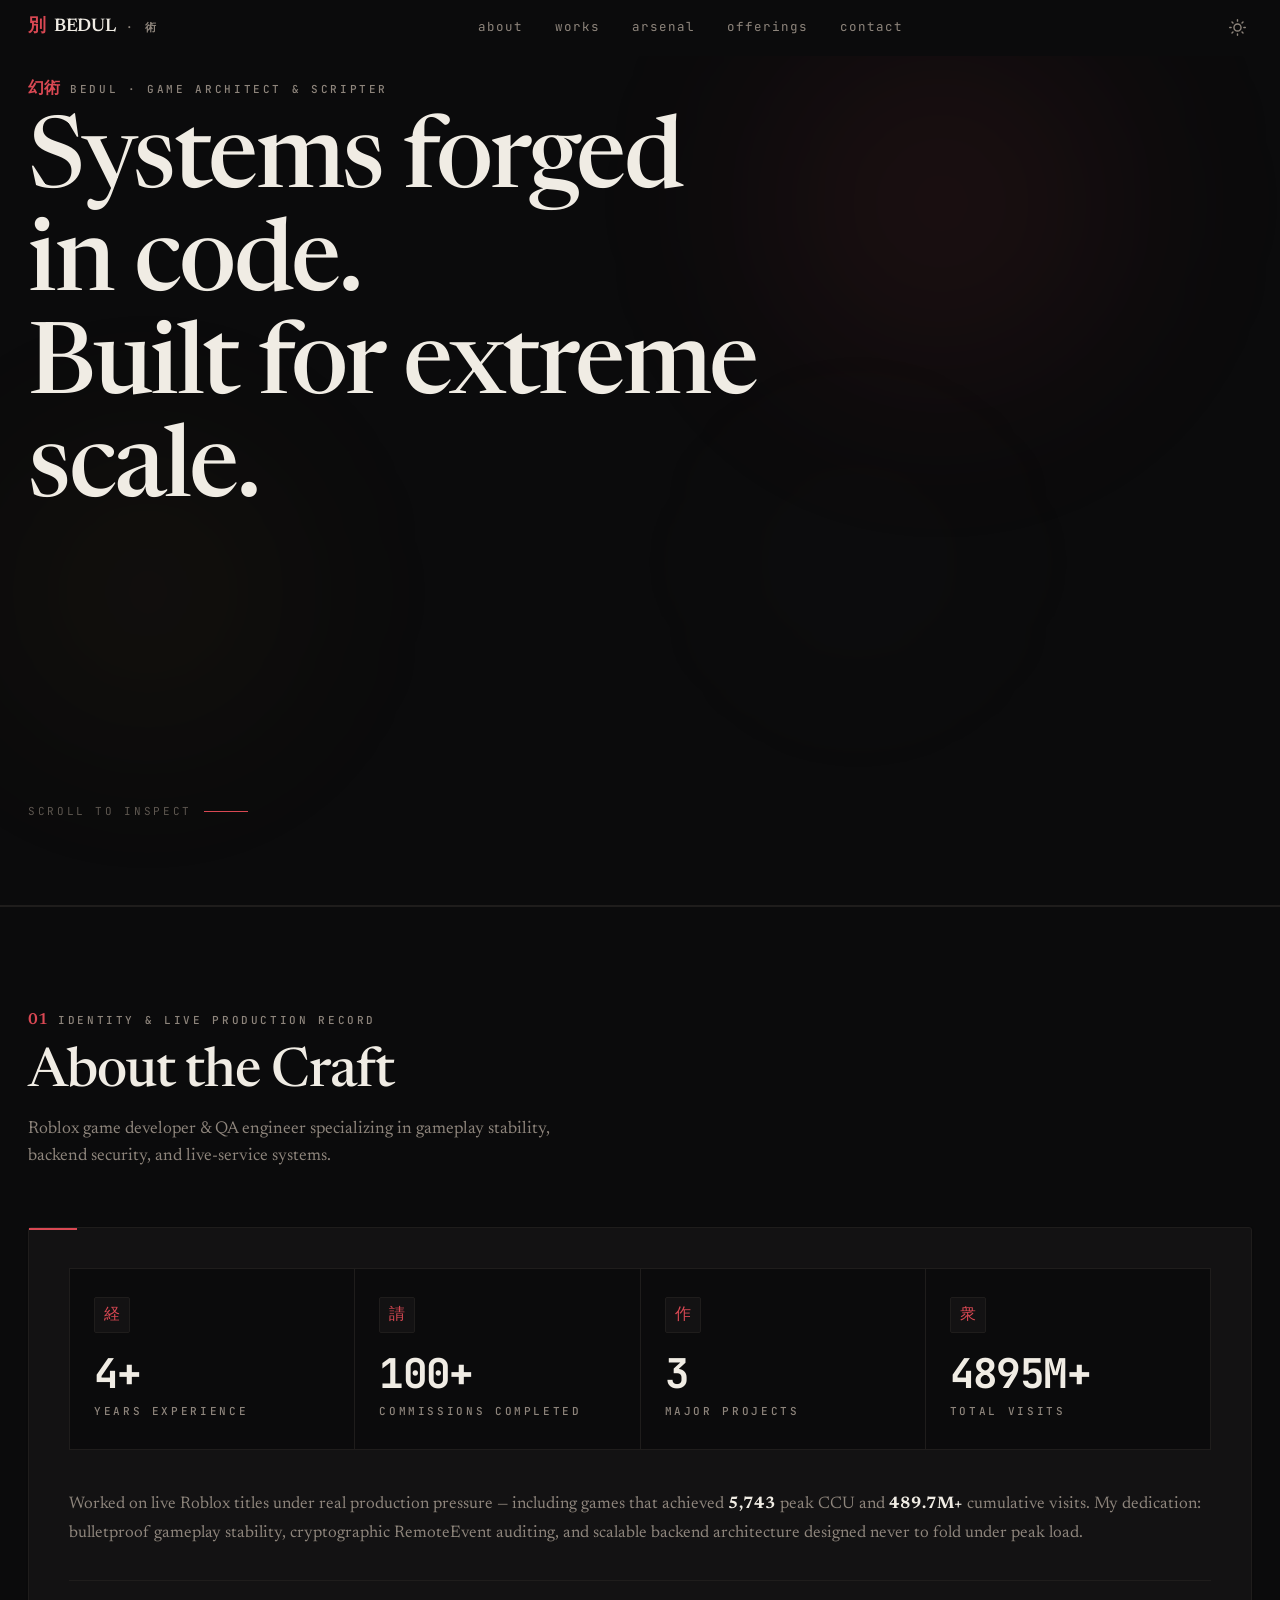
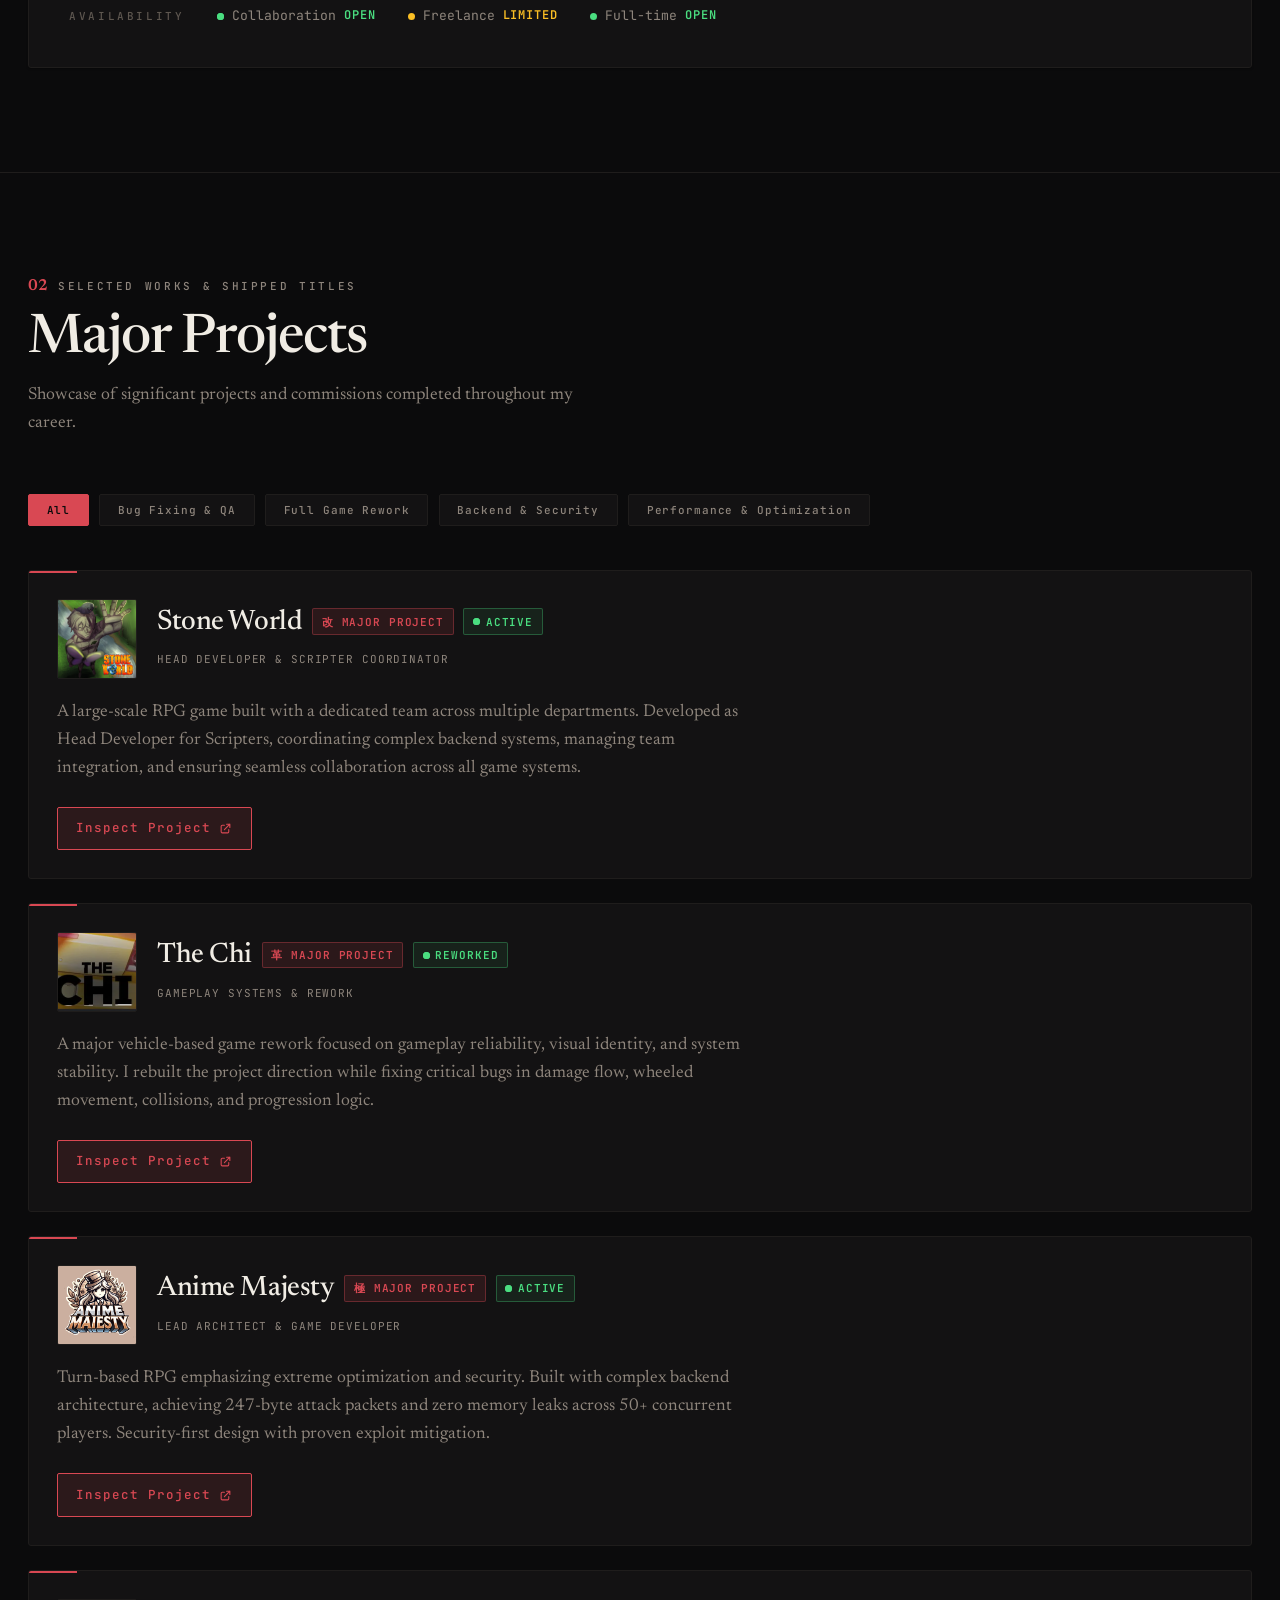
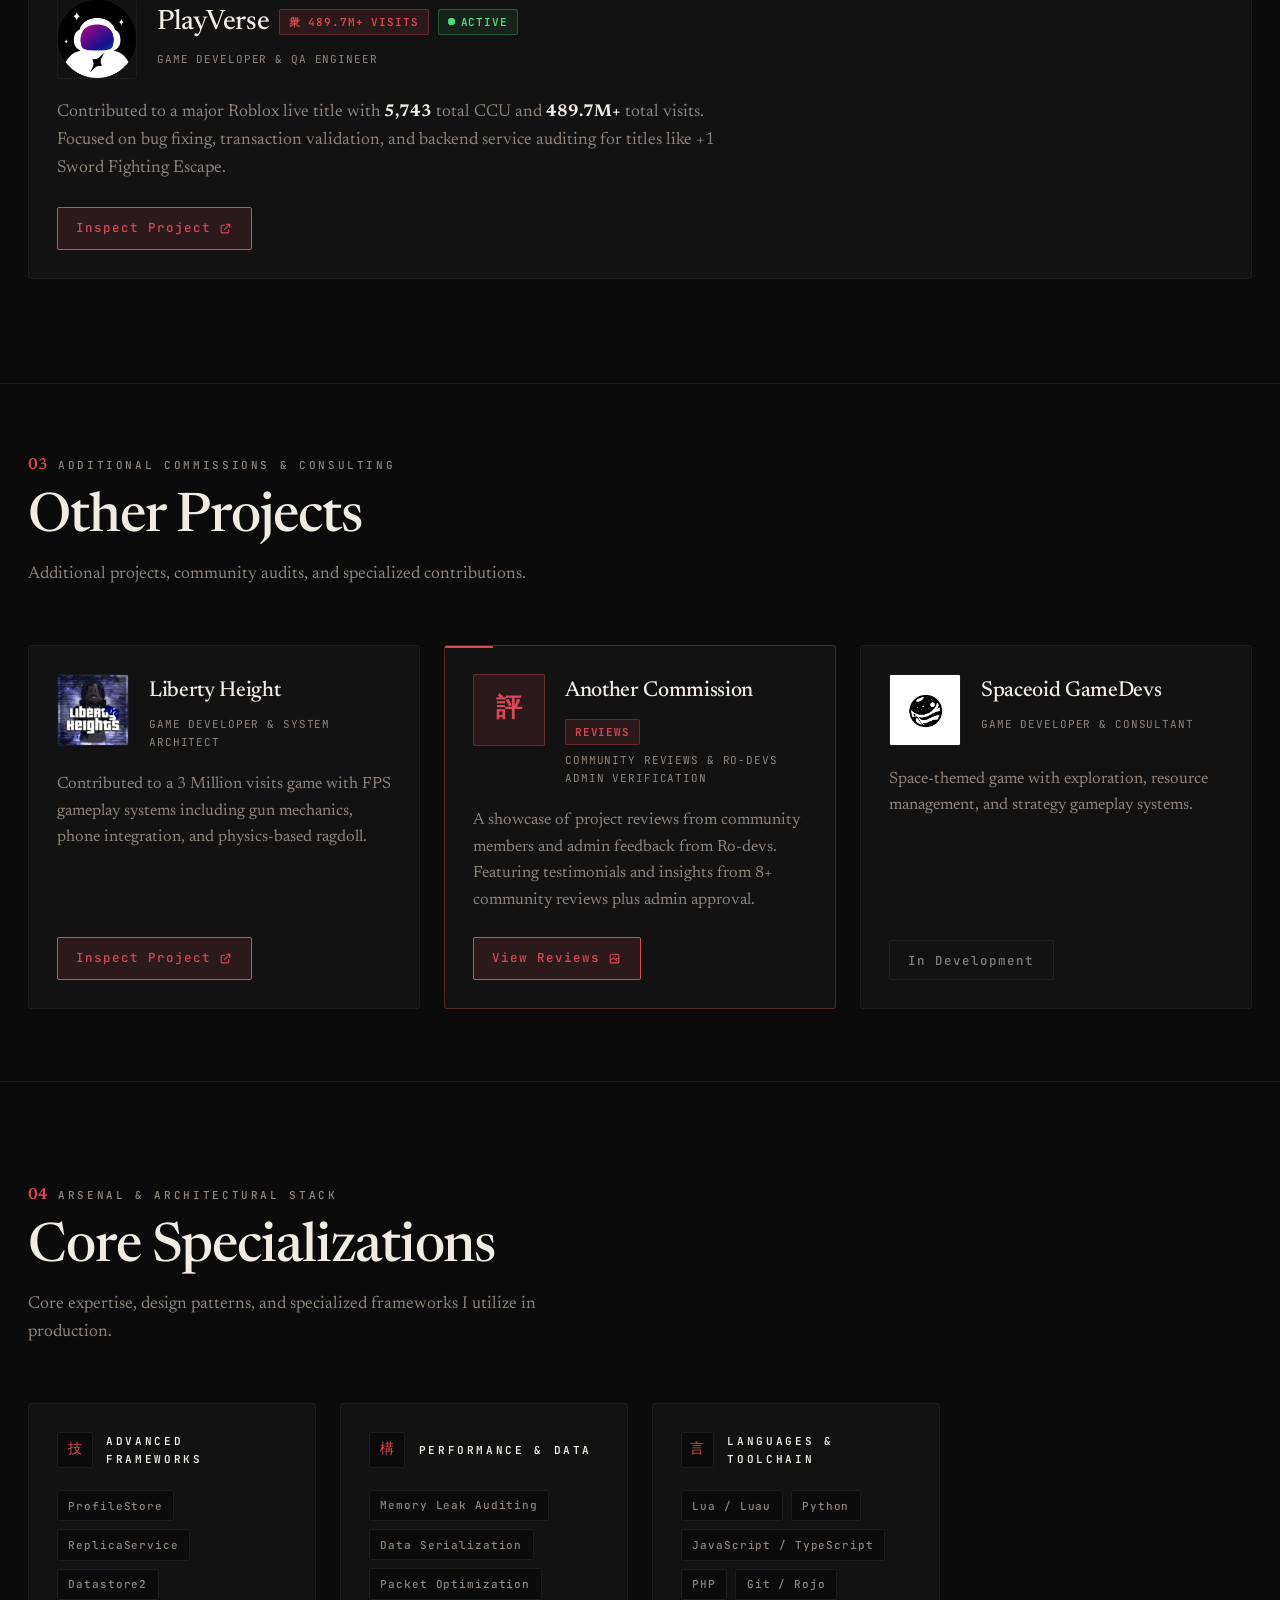
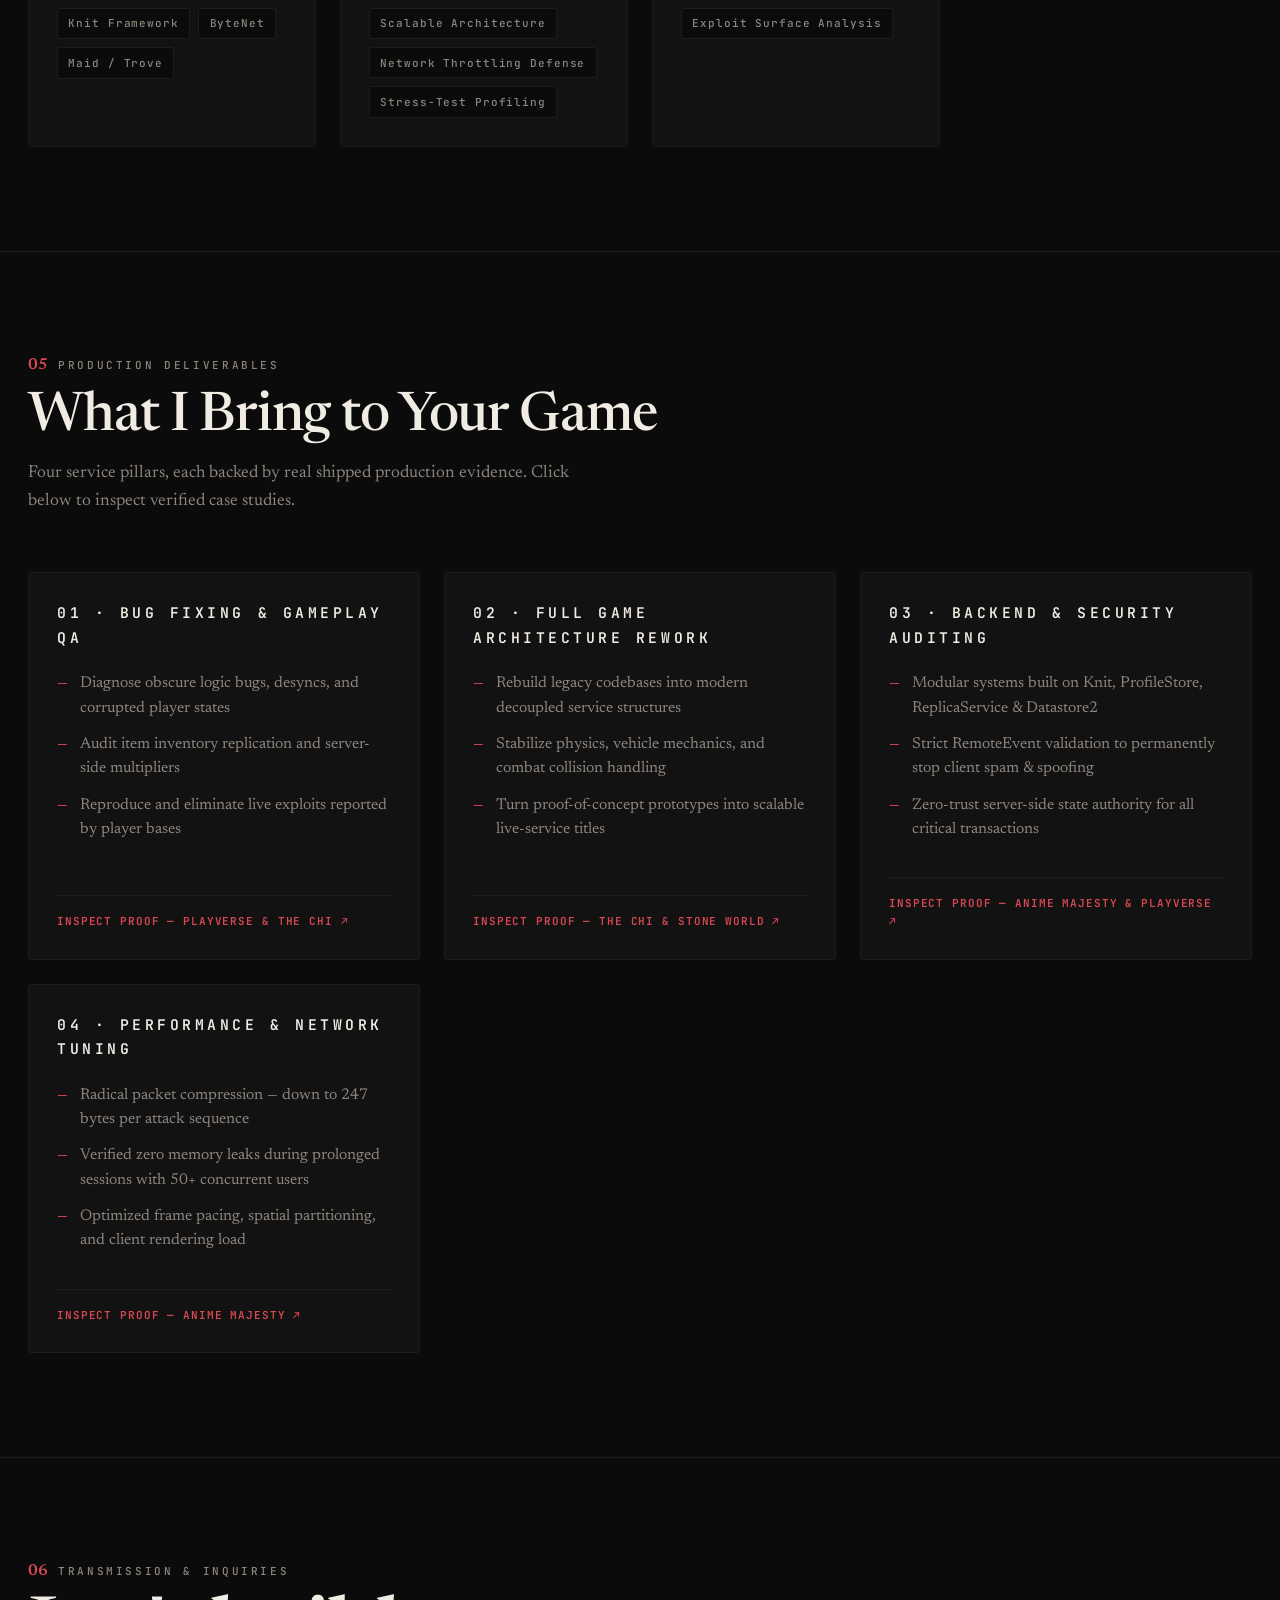
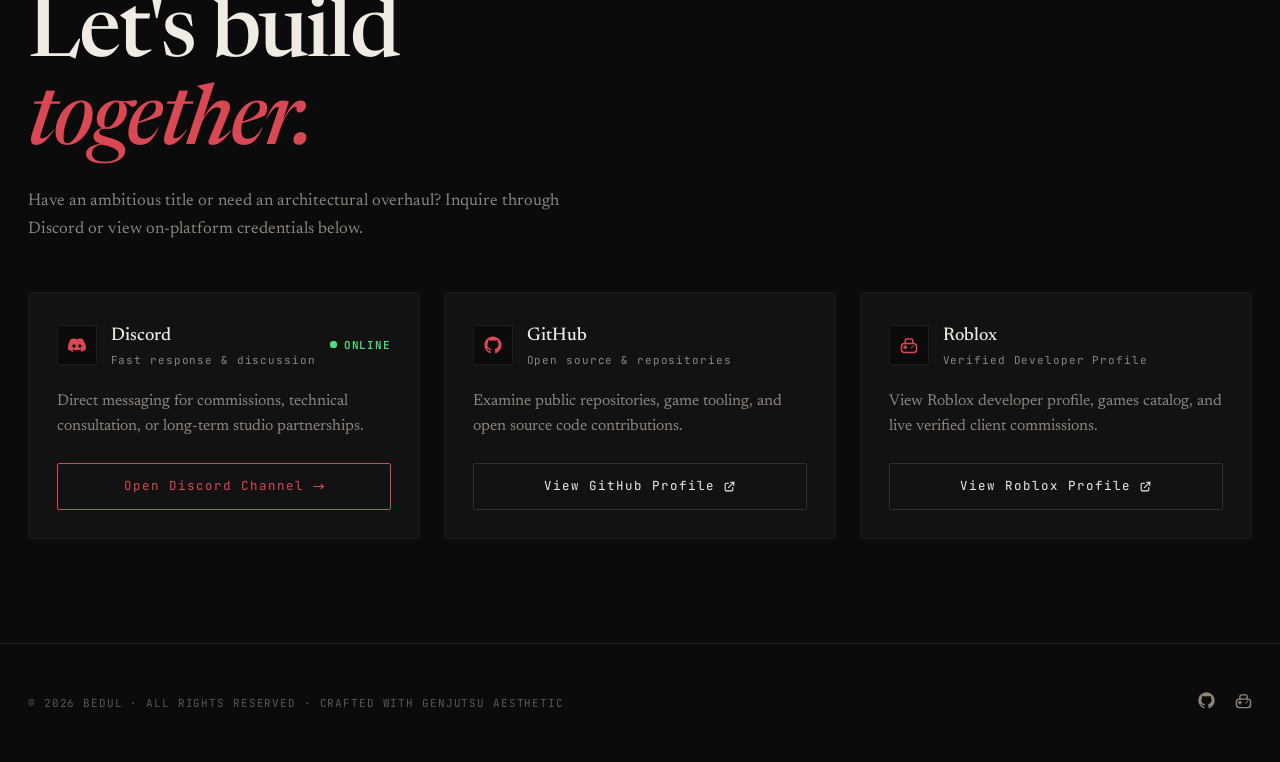
<file: index.html>
<!DOCTYPE html>
<html lang="en" data-theme="dark" class="dark">

<head>
    <meta charset="UTF-8">
    <meta name="viewport" content="width=device-width, initial-scale=1.0">
    <title>BEDUL · FullStack Game Architect & Systems Engineer</title>
    <meta name="description"
        content="FullStack Developer with 5+ years experience. Specializing in game development, web systems, and high-concurrency architecture. 101+ commissions completed, 489.7M+ visits.">
    <meta name="theme-color" content="#0b0b0c">

    <script>
        /* Runs synchronously before first paint to prevent palette flash */
        (function () {
            var root = document.documentElement;
            var stored = null;
            try {
                stored = localStorage.getItem('theme');
            } catch (e) {}
            if (stored === 'light') {
                root.classList.remove('dark');
                root.setAttribute('data-theme', 'light');
            } else {
                root.classList.add('dark');
                root.setAttribute('data-theme', 'dark');
            }
        })();
    </script>

    <!-- Fonts: Newsreader (Editorial Serif) + JetBrains Mono + Inter -->
    <link rel="preconnect" href="https://fonts.googleapis.com">
    <link rel="preconnect" href="https://fonts.gstatic.com" crossorigin>
    <link
        href="https://fonts.googleapis.com/css2?family=Newsreader:ital,opsz,wght@0,6..72,400;0,6..72,500;0,6..72,600;1,6..72,400;1,6..72,500&family=JetBrains+Mono:wght@400;500;600;700&family=Inter:wght@400;500;600;700&display=swap"
        rel="stylesheet">

    <!-- Icons (Font Awesome) -->
    <link href="https://cdnjs.cloudflare.com/ajax/libs/font-awesome/6.4.0/css/all.min.css" rel="stylesheet">

    <!-- Custom CSS (Genjutsu Design System) -->
    <link href="assets/css/style.css" rel="stylesheet">
</head>

<body>

    <!-- ─── Interactive Ink Thread Canvas ─── -->
    <canvas id="ink-canvas" class="ink-canvas" aria-hidden="true"></canvas>

    <!-- ─── Ambient Japanese Washi & Ink Ground ─── -->
    <div class="ambient-bg" aria-hidden="true">
        <div class="orb orb-1"></div>
        <div class="orb orb-2"></div>
        <div class="orb orb-3"></div>
    </div>

    <!-- ─── Navbar (Rail) ─── -->
    <nav id="navbar">
        <div class="nav-inner">
            <a href="#hero" class="nav-brand">
                <span class="brand-hanko" aria-hidden="true">別</span>
                <span>BEDUL</span>
                <span class="brand-sub">· 術</span>
            </a>

            <ul class="nav-links" id="nav-links">
                <li><a href="#about" onclick="smoothScroll(event,'#about')">about</a></li>
                <li><a href="#projects" onclick="smoothScroll(event,'#projects')">works</a></li>
                <li><a href="#skills" onclick="smoothScroll(event,'#skills')">arsenal</a></li>
                <li><a href="#offers" onclick="smoothScroll(event,'#offers')">offerings</a></li>
                <li><a href="#contact" onclick="smoothScroll(event,'#contact')">contact</a></li>
            </ul>

            <div style="display:flex;align-items:center;gap:.65rem;">
                <button id="theme-toggle" aria-label="Toggle theme" title="Toggle theme">
                    <!-- Moon icon (shown in light mode) -->
                    <svg id="icon-moon" xmlns="http://www.w3.org/2000/svg" viewBox="0 0 24 24" fill="none"
                        stroke="currentColor" stroke-width="2" stroke-linecap="round" stroke-linejoin="round"
                        style="display:none">
                        <path d="M21 12.79A9 9 0 1 1 11.21 3 7 7 0 0 0 21 12.79z" />
                    </svg>
                    <!-- Sun icon (shown in dark mode) -->
                    <svg id="icon-sun" xmlns="http://www.w3.org/2000/svg" viewBox="0 0 24 24" fill="none"
                        stroke="currentColor" stroke-width="2" stroke-linecap="round" stroke-linejoin="round">
                        <circle cx="12" cy="12" r="5" />
                        <line x1="12" y1="1" x2="12" y2="3" />
                        <line x1="12" y1="21" x2="12" y2="23" />
                        <line x1="4.22" y1="4.22" x2="5.64" y2="5.64" />
                        <line x1="18.36" y1="18.36" x2="19.78" y2="19.78" />
                        <line x1="1" y1="12" x2="3" y2="12" />
                        <line x1="21" y1="12" x2="23" y2="12" />
                        <line x1="4.22" y1="19.78" x2="5.64" y2="18.36" />
                        <line x1="18.36" y1="5.64" x2="19.78" y2="4.22" />
                    </svg>
                </button>
                <button id="mobile-menu-btn" aria-label="Toggle menu">
                    <svg xmlns="http://www.w3.org/2000/svg" width="20" height="20" fill="none" stroke="currentColor"
                        stroke-width="2" stroke-linecap="round" stroke-linejoin="round" viewBox="0 0 24 24">
                        <line x1="3" y1="6" x2="21" y2="6" />
                        <line x1="3" y1="12" x2="21" y2="12" />
                        <line x1="3" y1="18" x2="21" y2="18" />
                    </svg>
                </button>
            </div>
        </div>
    </nav>

    <!-- Mobile Nav Drawer -->
    <div id="mobile-nav">
        <a href="#about" onclick="mobileSmoothScroll(event,'#about')">about</a>
        <a href="#projects" onclick="mobileSmoothScroll(event,'#projects')">works</a>
        <a href="#skills" onclick="mobileSmoothScroll(event,'#skills')">arsenal</a>
        <a href="#offers" onclick="mobileSmoothScroll(event,'#offers')">offerings</a>
        <a href="#contact" onclick="mobileSmoothScroll(event,'#contact')">contact</a>
    </div>

    <main>
        <!-- ─── Hero ─── -->
        <section id="hero">
            <div class="hero-inner">
                <div class="hero-grid">
                    <div>
                        <div class="eyebrow">
                            <span class="k" aria-hidden="true">幻術</span>
                            <span class="t">BEDUL · GAME ARCHITECT &amp; SCRIPTER</span>
                        </div>

                        <h1 class="hero-title" aria-label="FullStack Developer">
                            Systems forged in code.<br>
                            Built for extreme scale.
                        </h1>

                        <div class="hero-divider"></div>

                        <p class="hero-subtitle">
                            FullStack Developer with 5+ years of live-service experience.<br>
                            <span class="accent-text">Specializing in high-concurrency architecture, exploit mitigation, and zero-leak multiplayer systems.</span>
                        </p>

                        <div class="hero-actions">
                            <a href="#contact" onclick="smoothScroll(event,'#contact')" class="btn-primary">
                                <svg xmlns="http://www.w3.org/2000/svg" class="btn-icon" fill="none" viewBox="0 0 24 24"
                                    stroke="currentColor" stroke-width="2">
                                    <path stroke-linecap="round" stroke-linejoin="round" d="M17 8l4 4m0 0l-4 4m4-4H3" />
                                </svg>
                                Inquire Commission
                            </a>
                            <a href="https://www.roblox.com/users/1468004656/profile" target="_blank" rel="noopener"
                                class="btn-secondary">
                                <svg xmlns="http://www.w3.org/2000/svg" class="btn-icon" viewBox="0 0 24 24" fill="none"
                                    stroke="currentColor" stroke-width="2" stroke-linecap="round" stroke-linejoin="round">
                                    <rect x="2" y="10" width="20" height="12" rx="4" />
                                    <path d="M7 10V6a2 2 0 0 1 2-2h6a2 2 0 0 1 2 2v4" />
                                    <circle cx="15.5" cy="15.5" r="1" fill="currentColor" stroke="none" />
                                    <circle cx="17.5" cy="13.5" r="1" fill="currentColor" stroke="none" />
                                    <line x1="7" y1="13" x2="7" y2="17" />
                                    <line x1="5" y1="15" x2="9" y2="15" />
                                </svg>
                                Roblox Profile
                            </a>
                            <a href="https://github.com/addinzulfikar" target="_blank" rel="noopener" class="btn-secondary">
                                <svg xmlns="http://www.w3.org/2000/svg" class="btn-icon" fill="currentColor"
                                    viewBox="0 0 24 24">
                                    <path
                                        d="M12 .5C5.73.5.5 5.73.5 12c0 5.08 3.29 9.38 7.86 10.9.57.1.78-.25.78-.55v-2c-3.19.69-3.86-1.54-3.86-1.54-.52-1.32-1.27-1.67-1.27-1.67-1.04-.71.08-.7.08-.7 1.15.08 1.76 1.18 1.76 1.18 1.02 1.75 2.68 1.24 3.33.95.1-.74.4-1.24.72-1.52-2.55-.29-5.23-1.27-5.23-5.67 0-1.25.45-2.28 1.18-3.08-.12-.29-.51-1.46.11-3.04 0 0 .96-.31 3.14 1.17a10.9 10.9 0 0 1 2.86-.38c.97 0 1.95.13 2.86.38 2.18-1.48 3.14-1.17 3.14-1.17.62 1.58.23 2.75.11 3.04.73.8 1.18 1.83 1.18 3.08 0 4.41-2.69 5.38-5.25 5.66.41.36.78 1.06.78 2.13v3.16c0 .31.2.66.79.55C20.21 21.38 23.5 17.08 23.5 12 23.5 5.73 18.27.5 12 .5z" />
                                </svg>
                                GitHub
                            </a>
                        </div>

                        <p class="cue">scroll to inspect</p>
                    </div>

                    <!-- Right Column: Genjutsu Production Terminal Card -->
                    <div>
                        <div class="hero-term-card">
                            <div class="term-header">
                                <div class="term-dots">
                                    <span class="term-dot"></span>
                                    <span class="term-dot"></span>
                                    <span class="term-dot"></span>
                                </div>
                                <span>production // status: ready</span>
                            </div>
                            <div class="term-line">
                                <span class="prompt">$</span>
                                <span>bedul --audit "Live Game Production"</span>
                            </div>
                            <div class="term-line" style="color:var(--ink-soft);font-size:var(--mono-xs);margin-top:0.4rem;">
                                <span>&gt; Attack packet: 247 bytes (ByteNet compressed)</span>
                            </div>
                            <div class="term-line" style="color:var(--ink-soft);font-size:var(--mono-xs);">
                                <span>&gt; Memory leak audit: 0 leaks across 50+ concurrent users</span>
                            </div>
                            <div class="term-line" style="color:var(--ink-soft);font-size:var(--mono-xs);">
                                <span>&gt; Peak recorded traffic: 5,743 CCU · 489.7M+ visits</span>
                            </div>
                            <div class="term-line" style="color:var(--crimson);font-size:var(--mono-xs);">
                                <span>&gt; Exploit defense: Server-authoritative state verification</span>
                            </div>

                            <ul class="hero-facts">
                                <li>5+ Yrs Exp</li>
                                <li>101+ Commissions</li>
                                <li>489.7M+ Visits</li>
                                <li>Roblox / Web</li>
                            </ul>
                        </div>
                    </div>
                </div>
            </div>
        </section>

        <!-- ─── About ─── -->
        <section id="about">
            <div class="section-header reveal">
                <div class="eyebrow">
                    <span class="k">01</span>
                    <span class="t">IDENTITY &amp; LIVE PRODUCTION RECORD</span>
                </div>
                <h2 class="section-title">About the Craft</h2>
                <p class="section-subtitle">Roblox game developer &amp; QA engineer specializing in gameplay stability,
                    backend security, and live-service systems.</p>
            </div>

            <div class="about-card reveal">
                <div class="stats-grid">
                    <!-- Stat 1 -->
                    <div class="stat-card">
                        <div class="stat-icon">
                            <span class="k">経</span>
                        </div>
                        <div>
                            <div class="stat-number" data-target="5" data-suffix="+">0</div>
                            <div class="stat-label">Years Experience</div>
                        </div>
                    </div>

                    <!-- Stat 2 -->
                    <div class="stat-card">
                        <div class="stat-icon">
                            <span class="k">請</span>
                        </div>
                        <div>
                            <div class="stat-number" data-target="101" data-suffix="+">0</div>
                            <div class="stat-label">Commissions Completed</div>
                        </div>
                    </div>

                    <!-- Stat 3 -->
                    <div class="stat-card">
                        <div class="stat-icon">
                            <span class="k">作</span>
                        </div>
                        <div>
                            <div class="stat-number" data-target="4" data-suffix="">0</div>
                            <div class="stat-label">Major Projects</div>
                        </div>
                    </div>

                    <!-- Stat 4 -->
                    <div class="stat-card">
                        <div class="stat-icon">
                            <span class="k">衆</span>
                        </div>
                        <div>
                            <div class="stat-number" data-target="4897" data-suffix="M+">0</div>
                            <div class="stat-label">Total Visits</div>
                        </div>
                    </div>
                </div>

                <p style="font-size:1.05rem;color:var(--color-text-secondary);line-height:1.75;margin-bottom:1.5rem;font-family:var(--serif);">
                    Worked on live Roblox titles under real production pressure — including games that achieved
                    <strong style="color:rgb(var(--ink));">5,743</strong> peak CCU and <strong style="color:rgb(var(--ink));">489.7M+</strong> cumulative visits. My dedication: bulletproof gameplay stability, cryptographic RemoteEvent auditing, and scalable backend architecture designed never to fold under peak load.
                </p>

                <div class="availability-row">
                    <span class="avail-label">Availability</span>
                    <div class="avail-item">
                        <span class="pulse-dot"></span>
                        <span style="font-size:.82rem;color:var(--color-text-secondary)">Collaboration</span>
                        <span class="avail-status" style="color:var(--color-available)">Open</span>
                    </div>
                    <div class="avail-item">
                        <span
                            style="width:7px;height:7px;border-radius:50%;background:var(--color-limited);display:inline-block;flex-shrink:0"></span>
                        <span style="font-size:.82rem;color:var(--color-text-secondary)">Freelance</span>
                        <span class="avail-status" style="color:var(--color-limited)">Limited</span>
                    </div>
                    <div class="avail-item">
                        <span
                            style="width:7px;height:7px;border-radius:50%;background:var(--color-available);display:inline-block;flex-shrink:0"></span>
                        <span style="font-size:.82rem;color:var(--color-text-secondary)">Full-time</span>
                        <span class="avail-status" style="color:var(--color-available)">Open</span>
                    </div>
                </div>
            </div>
        </section>

        <!-- ─── Experience / Projects ─── -->
        <section id="projects">
            <div class="section-header reveal">
                <div class="eyebrow">
                    <span class="k">02</span>
                    <span class="t">SELECTED WORKS &amp; SHIPPED TITLES</span>
                </div>
                <h2 class="section-title">Major Projects</h2>
                <p class="section-subtitle">Showcase of significant projects and commissions completed throughout my career.</p>
            </div>

            <!-- Category filter bar -->
            <div class="filter-bar reveal" role="group" aria-label="Filter projects by service category">
                <button type="button" class="filter-btn active" data-filter="all">All</button>
                <button type="button" class="filter-btn" data-filter="bugfix">Bug Fixing &amp; QA</button>
                <button type="button" class="filter-btn" data-filter="rework">Full Game Rework</button>
                <button type="button" class="filter-btn" data-filter="backend">Backend &amp; Security</button>
                <button type="button" class="filter-btn" data-filter="performance">Performance &amp; Optimization</button>
            </div>

            <div class="projects-grid">

                <!-- Stone World -->
                <div class="project-card featured reveal" data-categories="rework,backend">
                    <div class="featured-bar"></div>
                    <div class="project-card-header">
                        <img src="assets/images/stone-world/Stone_world.png" alt="Stone World"
                            style="width:5rem;height:5rem;border-radius:2px;object-fit:cover;">
                        <div class="project-meta">
                            <div class="project-title-row">
                                <span class="project-title">Stone World</span>
                                <span class="badge badge-featured"><span class="k" style="font-size:11px;">改</span> Major Project</span>
                                <span class="badge badge-active">
                                    <span class="pulse-dot"></span>
                                    Active
                                </span>
                            </div>
                            <div class="project-role">Head Developer &amp; Scripter Coordinator</div>
                        </div>
                    </div>
                    <p class="project-desc">A large-scale RPG game built with a dedicated team across multiple departments. Developed as Head Developer for Scripters, coordinating complex backend systems, managing team integration, and ensuring seamless collaboration across all game systems.</p>
                    <div class="project-links">
                        <a href="stone-world.html" class="project-link-btn project-link-highlight">
                            <span>Inspect Project</span>
                            <svg xmlns="http://www.w3.org/2000/svg" fill="none" viewBox="0 0 24 24"
                                stroke="currentColor" stroke-width="2" width="13" height="13">
                                <path stroke-linecap="round" stroke-linejoin="round"
                                    d="M10 6H6a2 2 0 00-2 2v10a2 2 0 002 2h10a2 2 0 002-2v-4M14 4h6m0 0v6m0-6L10 14" />
                            </svg>
                        </a>
                    </div>
                </div>

                <!-- The Chi -->
                <div class="project-card featured reveal" data-categories="rework,bugfix">
                    <div class="featured-bar"></div>
                    <div class="project-card-header">
                        <img src="assets/images/the-chi/loogo.png" alt="The Chi"
                            style="width:5rem;height:5rem;border-radius:2px;object-fit:cover;">
                        <div class="project-meta">
                            <div class="project-title-row">
                                <span class="project-title">The Chi</span>
                                <span class="badge badge-featured"><span class="k" style="font-size:11px;">革</span> Major Project</span>
                                <span class="badge badge-active">
                                    <span class="pulse-dot"></span>
                                    Reworked
                                </span>
                            </div>
                            <div class="project-role">Gameplay Systems &amp; Rework</div>
                        </div>
                    </div>
                    <p class="project-desc">A major vehicle-based game rework focused on gameplay reliability, visual identity, and system stability. I rebuilt the project direction while fixing critical bugs in damage flow, wheeled movement, collisions, and progression logic.</p>
                    <div class="project-links">
                        <a href="the-chi.html" class="project-link-btn project-link-highlight">
                            <span>Inspect Project</span>
                            <svg xmlns="http://www.w3.org/2000/svg" fill="none" viewBox="0 0 24 24"
                                stroke="currentColor" stroke-width="2" width="13" height="13">
                                <path stroke-linecap="round" stroke-linejoin="round"
                                    d="M10 6H6a2 2 0 00-2 2v10a2 2 0 002 2h10a2 2 0 002-2v-4M14 4h6m0 0v6m0-6L10 14" />
                            </svg>
                        </a>
                    </div>
                </div>

                <!-- Anime Majesty -->
                <div class="project-card featured reveal" data-categories="performance,backend">
                    <div class="featured-bar"></div>
                    <div class="project-card-header">
                        <img src="assets/images/anime-majesty/Anime_Majesty.png" alt="Anime Majesty"
                            style="width:5rem;height:5rem;border-radius:2px;object-fit:cover;">
                        <div class="project-meta">
                            <div class="project-title-row">
                                <span class="project-title">Anime Majesty</span>
                                <span class="badge badge-featured"><span class="k" style="font-size:11px;">極</span> Major Project</span>
                                <span class="badge badge-active">
                                    <span class="pulse-dot"></span>
                                    Active
                                </span>
                            </div>
                            <div class="project-role">Lead Architect &amp; Game Developer</div>
                        </div>
                    </div>
                    <p class="project-desc">Turn-based RPG emphasizing extreme optimization and security. Built with complex backend architecture, achieving 247-byte attack packets and zero memory leaks across 50+ concurrent players. Security-first design with proven exploit mitigation.</p>
                    <div class="project-links">
                        <a href="anime-majesty.html" class="project-link-btn project-link-highlight">
                            <span>Inspect Project</span>
                            <svg xmlns="http://www.w3.org/2000/svg" fill="none" viewBox="0 0 24 24"
                                stroke="currentColor" stroke-width="2" width="13" height="13">
                                <path stroke-linecap="round" stroke-linejoin="round"
                                    d="M10 6H6a2 2 0 00-2 2v10a2 2 0 002 2h10a2 2 0 002-2v-4M14 4h6m0 0v6m0-6L10 14" />
                            </svg>
                        </a>
                    </div>
                </div>

                <!-- PlayVerse -->
                <div class="project-card featured reveal" data-categories="bugfix,backend">
                    <div class="featured-bar"></div>
                    <div class="project-card-header">
                        <img src="assets/images/PlayVerse/logo.webp" alt="PlayVerse"
                            style="width:5rem;height:5rem;border-radius:2px;object-fit:cover;">
                        <div class="project-meta">
                            <div class="project-title-row">
                                <span class="project-title">PlayVerse</span>
                                <span class="badge badge-featured"><span class="k" style="font-size:11px;">衆</span> 489.7M+ Visits</span>
                                <span class="badge badge-active">
                                    <span class="pulse-dot"></span>
                                    Active
                                </span>
                            </div>
                            <div class="project-role">Game Developer &amp; QA Engineer</div>
                        </div>
                    </div>
                    <p class="project-desc">Contributed to a major Roblox live title with <strong style="color:rgb(var(--ink));">5,743</strong> total CCU and <strong style="color:rgb(var(--ink));">489.7M+</strong> total visits. Focused on bug fixing, transaction validation, and backend service auditing for titles like +1 Sword Fighting Escape.</p>
                    <div class="project-links">
                        <a href="playverse.html" class="project-link-btn project-link-highlight">
                            <span>Inspect Project</span>
                            <svg xmlns="http://www.w3.org/2000/svg" fill="none" viewBox="0 0 24 24"
                                stroke="currentColor" stroke-width="2" width="13" height="13">
                                <path stroke-linecap="round" stroke-linejoin="round"
                                    d="M10 6H6a2 2 0 00-2 2v10a2 2 0 002 2h10a2 2 0 002-2v-4M14 4h6m0 0v6m0-6L10 14" />
                            </svg>
                        </a>
                    </div>
                </div>

            </div>
        </section>

        <!-- ─── Other Projects ─── -->
        <section style="padding:4.5rem 1.75rem;max-width:86rem;margin:0 auto;">
            <div class="section-header reveal">
                <div class="eyebrow">
                    <span class="k">03</span>
                    <span class="t">ADDITIONAL COMMISSIONS &amp; CONSULTING</span>
                </div>
                <h2 class="section-title">Other Projects</h2>
                <p class="section-subtitle">Additional projects, community audits, and specialized contributions.</p>
            </div>

            <div class="projects-grid">

                <!-- Liberty Height -->
                <div class="project-card reveal" data-categories="rework">
                    <div class="project-card-header">
                        <img src="assets/images/liberty-height/Liberty_Height.png" alt="Liberty Height"
                            style="width:4.5rem;height:4.5rem;border-radius:2px;object-fit:cover;">
                        <div class="project-meta">
                            <div class="project-title-row">
                                <span class="project-title">Liberty Height</span>
                            </div>
                            <div class="project-role">Game Developer &amp; System Architect</div>
                        </div>
                    </div>
                    <p class="project-desc">Contributed to a 3 Million visits game with FPS gameplay systems including gun mechanics, phone integration, and physics-based ragdoll.</p>
                    <div class="project-links">
                        <a href="liberty-height.html" class="project-link-btn project-link-highlight">
                            <span>Inspect Project</span>
                            <svg xmlns="http://www.w3.org/2000/svg" fill="none" viewBox="0 0 24 24"
                                stroke="currentColor" stroke-width="2" width="13" height="13">
                                <path stroke-linecap="round" stroke-linejoin="round"
                                    d="M10 6H6a2 2 0 00-2 2v10a2 2 0 002 2h10a2 2 0 002-2v-4M14 4h6m0 0v6m0-6L10 14" />
                            </svg>
                        </a>
                    </div>
                </div>

                <!-- Another Commission -->
                <div class="project-card highlighted reveal">
                    <div class="featured-bar"></div>
                    <div class="project-card-header">
                        <div
                            style="width:4.5rem;height:4.5rem;border-radius:2px;background:var(--crimson-soft);border:1px solid var(--crimson-border);display:flex;align-items:center;justify-content:center;color:var(--crimson);font-family:var(--serif);font-size:1.6rem;font-weight:700;">
                            評
                        </div>
                        <div class="project-meta">
                            <div class="project-title-row">
                                <span class="project-title">Another Commission</span>
                                <span class="badge badge-featured">Reviews</span>
                            </div>
                            <div class="project-role">Community Reviews &amp; Ro-devs Admin Verification</div>
                        </div>
                    </div>
                    <p class="project-desc">A showcase of project reviews from community members and admin feedback from Ro-devs. Featuring testimonials and insights from 8+ community reviews plus admin approval.</p>
                    <div class="project-links">
                        <a href="another-commission.html" class="project-link-btn project-link-highlight">
                            <span>View Reviews</span>
                            <svg xmlns="http://www.w3.org/2000/svg" fill="none" viewBox="0 0 24 24"
                                stroke="currentColor" stroke-width="2" width="13" height="13">
                                <path stroke-linecap="round" stroke-linejoin="round"
                                    d="M4 16l4.586-4.586a2 2 0 012.828 0L16 16m-2-2l1.586-1.586a2 2 0 012.828 0L20 14m-6-6h.01M6 20h12a2 2 0 002-2V6a2 2 0 00-2-2H6a2 2 0 00-2 2v12a2 2 0 002 2z" />
                            </svg>
                        </a>
                    </div>
                </div>

                <!-- Spaceoid GameDevs -->
                <div class="project-card reveal">
                    <div class="project-card-header">
                        <img src="assets/images/spaceoid-gamedevs/Spaceoid_GameDevs.png" alt="Spaceoid GameDevs"
                            style="width:4.5rem;height:4.5rem;border-radius:2px;object-fit:cover;">
                        <div class="project-meta">
                            <div class="project-title-row">
                                <span class="project-title">Spaceoid GameDevs</span>
                            </div>
                            <div class="project-role">Game Developer &amp; Consultant</div>
                        </div>
                    </div>
                    <p class="project-desc">Space-themed game with exploration, resource management, and strategy gameplay systems.</p>
                    <div class="project-links">
                        <button type="button" class="project-link-btn" disabled>
                            <span>In Development</span>
                        </button>
                    </div>
                </div>

            </div>
        </section>

        <!-- ─── Skills / Arsenal ─── -->
        <section id="skills">
            <div class="section-header reveal">
                <div class="eyebrow">
                    <span class="k">04</span>
                    <span class="t">ARSENAL &amp; ARCHITECTURAL STACK</span>
                </div>
                <h2 class="section-title">Core Specializations</h2>
                <p class="section-subtitle">Core expertise, design patterns, and specialized frameworks I utilize in production.</p>
            </div>

            <div class="skills-grid">

                <!-- Advanced Frameworks & Services -->
                <div class="skill-card reveal">
                    <div class="skill-card-header">
                        <div class="skill-cat-icon">
                            <span class="k" style="font-size:14px;">技</span>
                        </div>
                        <span class="skill-cat-name">Advanced Frameworks</span>
                    </div>
                    <div class="skill-tags">
                        <span class="skill-tag">ProfileStore</span>
                        <span class="skill-tag">ReplicaService</span>
                        <span class="skill-tag">Datastore2</span>
                        <span class="skill-tag">Knit Framework</span>
                        <span class="skill-tag">ByteNet</span>
                        <span class="skill-tag">Maid / Trove</span>
                    </div>
                </div>

                <!-- Performance & Optimization -->
                <div class="skill-card reveal">
                    <div class="skill-card-header">
                        <div class="skill-cat-icon">
                            <span class="k" style="font-size:14px;">構</span>
                        </div>
                        <span class="skill-cat-name">Performance &amp; Data</span>
                    </div>
                    <div class="skill-tags">
                        <span class="skill-tag">Memory Leak Auditing</span>
                        <span class="skill-tag">Data Serialization</span>
                        <span class="skill-tag">Packet Optimization</span>
                        <span class="skill-tag">Scalable Architecture</span>
                        <span class="skill-tag">Network Throttling Defense</span>
                        <span class="skill-tag">Stress-Test Profiling</span>
                    </div>
                </div>

                <!-- Programming Languages & Tools -->
                <div class="skill-card reveal">
                    <div class="skill-card-header">
                        <div class="skill-cat-icon">
                            <span class="k" style="font-size:14px;">言</span>
                        </div>
                        <span class="skill-cat-name">Languages &amp; Toolchain</span>
                    </div>
                    <div class="skill-tags">
                        <span class="skill-tag">Lua / Luau</span>
                        <span class="skill-tag">Python</span>
                        <span class="skill-tag">JavaScript / TypeScript</span>
                        <span class="skill-tag">PHP</span>
                        <span class="skill-tag">Git / Rojo</span>
                        <span class="skill-tag">Exploit Surface Analysis</span>
                    </div>
                </div>

            </div>
        </section>

        <!-- ─── What I Offer ─── -->
        <section id="offers">
            <div class="section-header reveal">
                <div class="eyebrow">
                    <span class="k">05</span>
                    <span class="t">PRODUCTION DELIVERABLES</span>
                </div>
                <h2 class="section-title">What I Bring to Your Game</h2>
                <p class="section-subtitle">
                    Four service pillars, each backed by real shipped production evidence. Click below to inspect verified case studies.
                </p>
            </div>

            <div style="display: grid; grid-template-columns: repeat(auto-fit, minmax(320px, 1fr)); gap: 1.5rem;">

                <!-- Bug Fixing & Gameplay QA -->
                <div class="skill-card offer-card reveal">
                    <div class="skill-card-header">
                        <span class="skill-cat-name" style="font-size: 0.92rem; font-weight: 600;">01 · Bug Fixing &amp; Gameplay QA</span>
                    </div>
                    <ul class="offer-card__bullets">
                        <li>Diagnose obscure logic bugs, desyncs, and corrupted player states</li>
                        <li>Audit item inventory replication and server-side multipliers</li>
                        <li>Reproduce and eliminate live exploits reported by player bases</li>
                    </ul>
                    <a href="#" class="offer-card__proof" data-goto-filter="bugfix">
                        Inspect Proof — PlayVerse &amp; The Chi ↗
                    </a>
                </div>

                <!-- Full Game Rework -->
                <div class="skill-card offer-card reveal">
                    <div class="skill-card-header">
                        <span class="skill-cat-name" style="font-size: 0.92rem; font-weight: 600;">02 · Full Game Architecture Rework</span>
                    </div>
                    <ul class="offer-card__bullets">
                        <li>Rebuild legacy codebases into modern decoupled service structures</li>
                        <li>Stabilize physics, vehicle mechanics, and combat collision handling</li>
                        <li>Turn proof-of-concept prototypes into scalable live-service titles</li>
                    </ul>
                    <a href="#" class="offer-card__proof" data-goto-filter="rework">
                        Inspect Proof — The Chi &amp; Stone World ↗
                    </a>
                </div>

                <!-- Backend & Security Architecture -->
                <div class="skill-card offer-card reveal">
                    <div class="skill-card-header">
                        <span class="skill-cat-name" style="font-size: 0.92rem; font-weight: 600;">03 · Backend &amp; Security Auditing</span>
                    </div>
                    <ul class="offer-card__bullets">
                        <li>Modular systems built on Knit, ProfileStore, ReplicaService &amp; Datastore2</li>
                        <li>Strict RemoteEvent validation to permanently stop client spam &amp; spoofing</li>
                        <li>Zero-trust server-side state authority for all critical transactions</li>
                    </ul>
                    <a href="#" class="offer-card__proof" data-goto-filter="backend">
                        Inspect Proof — Anime Majesty &amp; PlayVerse ↗
                    </a>
                </div>

                <!-- Performance & Network Optimization -->
                <div class="skill-card offer-card reveal">
                    <div class="skill-card-header">
                        <span class="skill-cat-name" style="font-size: 0.92rem; font-weight: 600;">04 · Performance &amp; Network Tuning</span>
                    </div>
                    <ul class="offer-card__bullets">
                        <li>Radical packet compression — down to 247 bytes per attack sequence</li>
                        <li>Verified zero memory leaks during prolonged sessions with 50+ concurrent users</li>
                        <li>Optimized frame pacing, spatial partitioning, and client rendering load</li>
                    </ul>
                    <a href="#" class="offer-card__proof" data-goto-filter="performance">
                        Inspect Proof — Anime Majesty ↗
                    </a>
                </div>

            </div>
        </section>

        <!-- ─── Contact ─── -->
        <section id="contact">
            <div class="reveal">
                <div class="eyebrow">
                    <span class="k">06</span>
                    <span class="t">TRANSMISSION &amp; INQUIRIES</span>
                </div>
                <h2 class="contact-heading">
                    Let's build<br>
                    <span class="accent-gradient-text">together.</span>
                </h2>
                <p style="font-size:1.05rem;color:var(--color-text-secondary);max-width:34rem;font-family:var(--serif);">
                    Have an ambitious title or need an architectural overhaul? Inquire through Discord or view on-platform credentials below.
                </p>
            </div>

            <div class="contact-cards">

                <!-- Discord -->
                <div class="contact-card reveal">
                    <div class="contact-card-header">
                        <div class="contact-icon-wrap">
                            <svg xmlns="http://www.w3.org/2000/svg" fill="currentColor" viewBox="0 0 24 24">
                                <path
                                    d="M20.317 4.37a19.791 19.791 0 00-4.885-1.515.074.074 0 00-.079.037c-.211.375-.445.864-.607 1.25a18.27 18.27 0 00-5.487 0c-.163-.386-.395-.875-.607-1.25a.077.077 0 00-.079-.037A19.736 19.736 0 003.677 4.37a.07.07 0 00-.032.027C.533 9.046-.32 13.58.099 18.057a.082.082 0 00.031.056 19.9 19.9 0 005.993 3.03.078.078 0 00.084-.028c.462-.63.873-1.295 1.226-1.994a.076.076 0 00-.042-.106 13.107 13.107 0 01-1.872-.892.077.077 0 01-.008-.128c.126-.095.252-.195.372-.297a.074.074 0 01.077-.01c3.928 1.793 8.18 1.793 12.062 0a.074.074 0 01.078.009c.12.102.246.203.373.298a.077.077 0 01-.006.127 12.299 12.299 0 01-1.873.892.076.076 0 00-.041.107c.352.699.764 1.365 1.225 1.994a.076.076 0 00.084.028 19.865 19.865 0 006.002-3.03.077.077 0 00.032-.054c.5-4.718-.838-8.812-3.549-12.437a.061.061 0 00-.031-.028zM8.02 15.33c-1.183 0-2.157-.965-2.157-2.156 0-1.193.964-2.157 2.157-2.157 1.193 0 2.157.964 2.157 2.157 0 1.19-.964 2.156-2.157 2.156zm7.975 0c-1.183 0-2.157-.965-2.157-2.156 0-1.193.965-2.157 2.157-2.157 1.192 0 2.157.964 2.157 2.157 0 1.19-.965 2.156-2.157 2.156z" />
                            </svg>
                        </div>
                        <div>
                            <div class="contact-card-title">Discord</div>
                            <div class="contact-card-sub">Fast response &amp; discussion</div>
                        </div>
                        <div class="status-online">
                            <span class="pulse-dot"></span>
                            Online
                        </div>
                    </div>
                    <p class="contact-desc">Direct messaging for commissions, technical consultation, or long-term studio partnerships.</p>
                    <a href="https://discord.com/users/323107249264525324" target="_blank" rel="noopener"
                        class="btn-primary" style="width:100%;justify-content:center;">
                        <span>Open Discord Channel</span>
                        <svg xmlns="http://www.w3.org/2000/svg" fill="none" viewBox="0 0 24 24" stroke="currentColor"
                            stroke-width="2" width="13" height="13">
                            <path stroke-linecap="round" stroke-linejoin="round" d="M17 8l4 4m0 0l-4 4m4-4H3" />
                        </svg>
                    </a>
                </div>

                <!-- GitHub -->
                <div class="contact-card reveal">
                    <div class="contact-card-header">
                        <div class="contact-icon-wrap">
                            <svg xmlns="http://www.w3.org/2000/svg" fill="currentColor" viewBox="0 0 24 24">
                                <path
                                    d="M12 .5C5.73.5.5 5.73.5 12c0 5.08 3.29 9.38 7.86 10.9.57.1.78-.25.78-.55v-2c-3.19.69-3.86-1.54-3.86-1.54-.52-1.32-1.27-1.67-1.27-1.67-1.04-.71.08-.7.08-.7 1.15.08 1.76 1.18 1.76 1.18 1.02 1.75 2.68 1.24 3.33.95.1-.74.4-1.24.72-1.52-2.55-.29-5.23-1.27-5.23-5.67 0-1.25.45-2.28 1.18-3.08-.12-.29-.51-1.46.11-3.04 0 0 .96-.31 3.14 1.17a10.9 10.9 0 0 1 2.86-.38c.97 0 1.95.13 2.86.38 2.18-1.48 3.14-1.17 3.14-1.17.62 1.58.23 2.75.11 3.04.73.8 1.18 1.83 1.18 3.08 0 4.41-2.69 5.38-5.25 5.66.41.36.78 1.06.78 2.13v3.16c0 .31.2.66.79.55C20.21 21.38 23.5 17.08 23.5 12 23.5 5.73 18.27.5 12 .5z" />
                            </svg>
                        </div>
                        <div>
                            <div class="contact-card-title">GitHub</div>
                            <div class="contact-card-sub">Open source &amp; repositories</div>
                        </div>
                    </div>
                    <p class="contact-desc">Examine public repositories, game tooling, and open source code contributions.</p>
                    <a href="https://github.com/addinzulfikar" target="_blank" rel="noopener" class="btn-secondary"
                        style="width:100%;justify-content:center;">
                        <span>View GitHub Profile</span>
                        <svg xmlns="http://www.w3.org/2000/svg" fill="none" viewBox="0 0 24 24"
                            stroke="currentColor" stroke-width="2" width="13" height="13">
                            <path stroke-linecap="round" stroke-linejoin="round" d="M10 6H6a2 2 0 00-2 2v10a2 2 0 002 2h10a2 2 0 002-2v-4M14 4h6m0 0v6m0-6L10 14" />
                        </svg>
                    </a>
                </div>

                <!-- Roblox Profile -->
                <div class="contact-card reveal">
                    <div class="contact-card-header">
                        <div class="contact-icon-wrap">
                            <svg xmlns="http://www.w3.org/2000/svg" viewBox="0 0 24 24" fill="none" stroke="currentColor"
                                stroke-width="2" stroke-linecap="round" stroke-linejoin="round">
                                <rect x="2" y="10" width="20" height="12" rx="4" />
                                <path d="M7 10V6a2 2 0 0 1 2-2h6a2 2 0 0 1 2 2v4" />
                                <circle cx="15.5" cy="15.5" r="1" fill="currentColor" stroke="none" />
                                <circle cx="17.5" cy="13.5" r="1" fill="currentColor" stroke="none" />
                                <line x1="7" y1="13" x2="7" y2="17" />
                                <line x1="5" y1="15" x2="9" y2="15" />
                            </svg>
                        </div>
                        <div>
                            <div class="contact-card-title">Roblox</div>
                            <div class="contact-card-sub">Verified Developer Profile</div>
                        </div>
                    </div>
                    <p class="contact-desc">View Roblox developer profile, games catalog, and live verified client commissions.</p>
                    <a href="https://www.roblox.com/users/1468004656/profile" target="_blank" rel="noopener"
                        class="btn-secondary" style="width:100%;justify-content:center;">
                        <span>View Roblox Profile</span>
                        <svg xmlns="http://www.w3.org/2000/svg" fill="none" viewBox="0 0 24 24"
                            stroke="currentColor" stroke-width="2" width="13" height="13">
                            <path stroke-linecap="round" stroke-linejoin="round" d="M10 6H6a2 2 0 00-2 2v10a2 2 0 002 2h10a2 2 0 002-2v-4M14 4h6m0 0v6m0-6L10 14" />
                        </svg>
                    </a>
                </div>

            </div>
        </section>
    </main>

    <!-- ─── Footer ─── -->
    <footer>
        <div class="footer-inner">
            <p>&copy; 2026 BEDUL · ALL RIGHTS RESERVED · CRAFTED WITH GENJUTSU AESTHETIC</p>
            <div class="footer-links">
                <a href="https://github.com/addinzulfikar" target="_blank" rel="noopener" aria-label="GitHub">
                    <svg xmlns="http://www.w3.org/2000/svg" fill="currentColor" viewBox="0 0 24 24">
                        <path
                            d="M12 .5C5.73.5.5 5.73.5 12c0 5.08 3.29 9.38 7.86 10.9.57.1.78-.25.78-.55v-2c-3.19.69-3.86-1.54-3.86-1.54-.52-1.32-1.27-1.67-1.27-1.67-1.04-.71.08-.7.08-.7 1.15.08 1.76 1.18 1.76 1.18 1.02 1.75 2.68 1.24 3.33.95.1-.74.4-1.24.72-1.52-2.55-.29-5.23-1.27-5.23-5.67 0-1.25.45-2.28 1.18-3.08-.12-.29-.51-1.46.11-3.04 0 0 .96-.31 3.14 1.17a10.9 10.9 0 0 1 2.86-.38c.97 0 1.95.13 2.86.38 2.18-1.48 3.14-1.17 3.14-1.17.62 1.58.23 2.75.11 3.04.73.8 1.18 1.83 1.18 3.08 0 4.41-2.69 5.38-5.25 5.66.41.36.78 1.06.78 2.13v3.16c0 .31.2.66.79.55C20.21 21.38 23.5 17.08 23.5 12 23.5 5.73 18.27.5 12 .5z" />
                    </svg>
                </a>
                <a href="https://www.roblox.com/users/1468004656/profile" target="_blank" rel="noopener" aria-label="Roblox">
                    <svg xmlns="http://www.w3.org/2000/svg" viewBox="0 0 24 24" fill="none" stroke="currentColor"
                        stroke-width="2" stroke-linecap="round" stroke-linejoin="round">
                        <rect x="2" y="10" width="20" height="12" rx="4" />
                        <path d="M7 10V6a2 2 0 0 1 2-2h6a2 2 0 0 1 2 2v4" />
                        <circle cx="15.5" cy="15.5" r="1" fill="currentColor" stroke="none" />
                        <circle cx="17.5" cy="13.5" r="1" fill="currentColor" stroke="none" />
                        <line x1="7" y1="13" x2="7" y2="17" />
                        <line x1="5" y1="15" x2="9" y2="15" />
                    </svg>
                </a>
            </div>
        </div>
    </footer>

    <!-- Main JavaScript -->
    <script src="assets/js/script.js"></script>

    <!-- Project category filter + offer-card proof links -->
    <script>
        (function () {
            var filterButtons = document.querySelectorAll('.filter-btn');
            var proofLinks = document.querySelectorAll('[data-goto-filter]');
            var cards = document.querySelectorAll('.project-card[data-categories]');

            function applyFilter(cat) {
                cards.forEach(function (card) {
                    var cats = card.getAttribute('data-categories').split(',');
                    var match = cat === 'all' || cats.indexOf(cat) !== -1;
                    card.style.display = match ? '' : 'none';
                });
                filterButtons.forEach(function (btn) {
                    btn.classList.toggle('active', btn.getAttribute('data-filter') === cat);
                });
            }

            filterButtons.forEach(function (btn) {
                btn.addEventListener('click', function () {
                    applyFilter(btn.getAttribute('data-filter'));
                });
            });

            proofLinks.forEach(function (link) {
                link.addEventListener('click', function (e) {
                    e.preventDefault();
                    var cat = link.getAttribute('data-goto-filter');
                    applyFilter(cat);
                    var projectsSection = document.getElementById('projects');
                    if (projectsSection) {
                        projectsSection.scrollIntoView({ behavior: 'smooth' });
                    }
                });
            });
        })();
    </script>
</body>

</html>
</file>
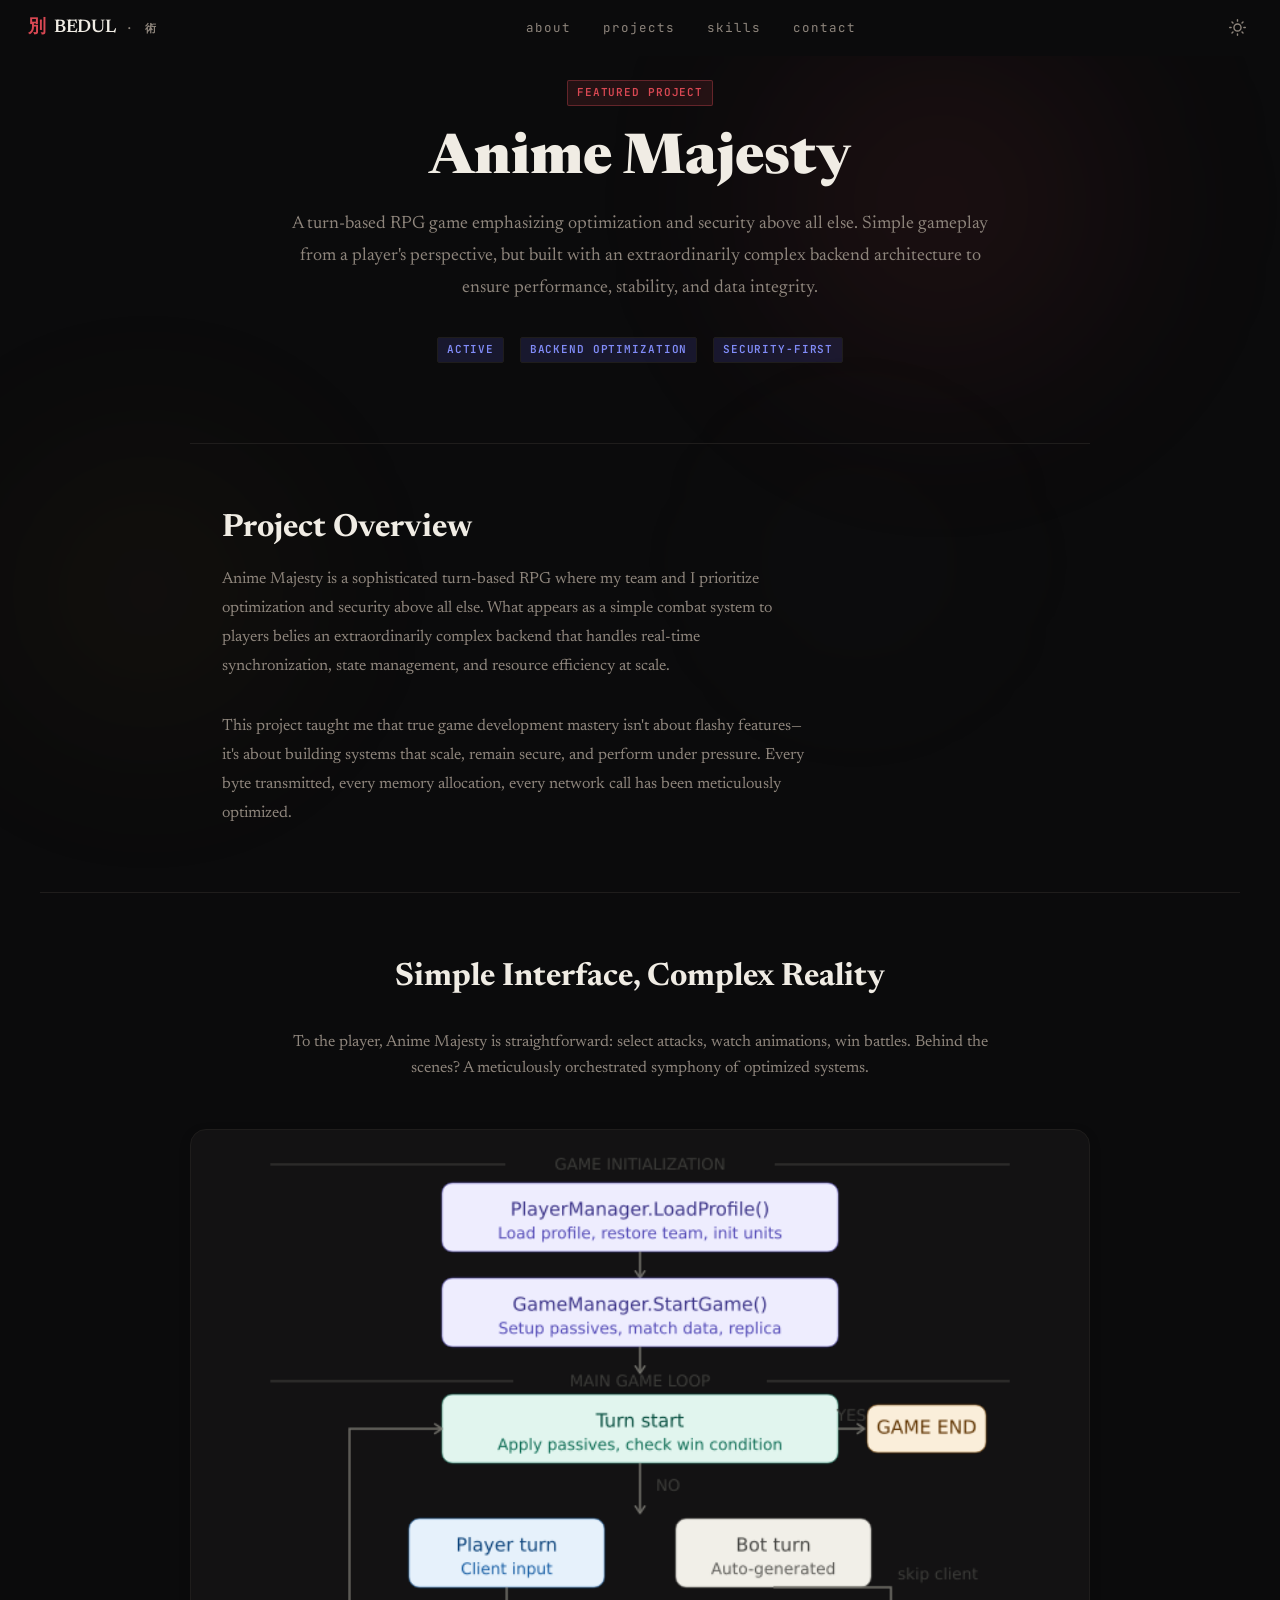
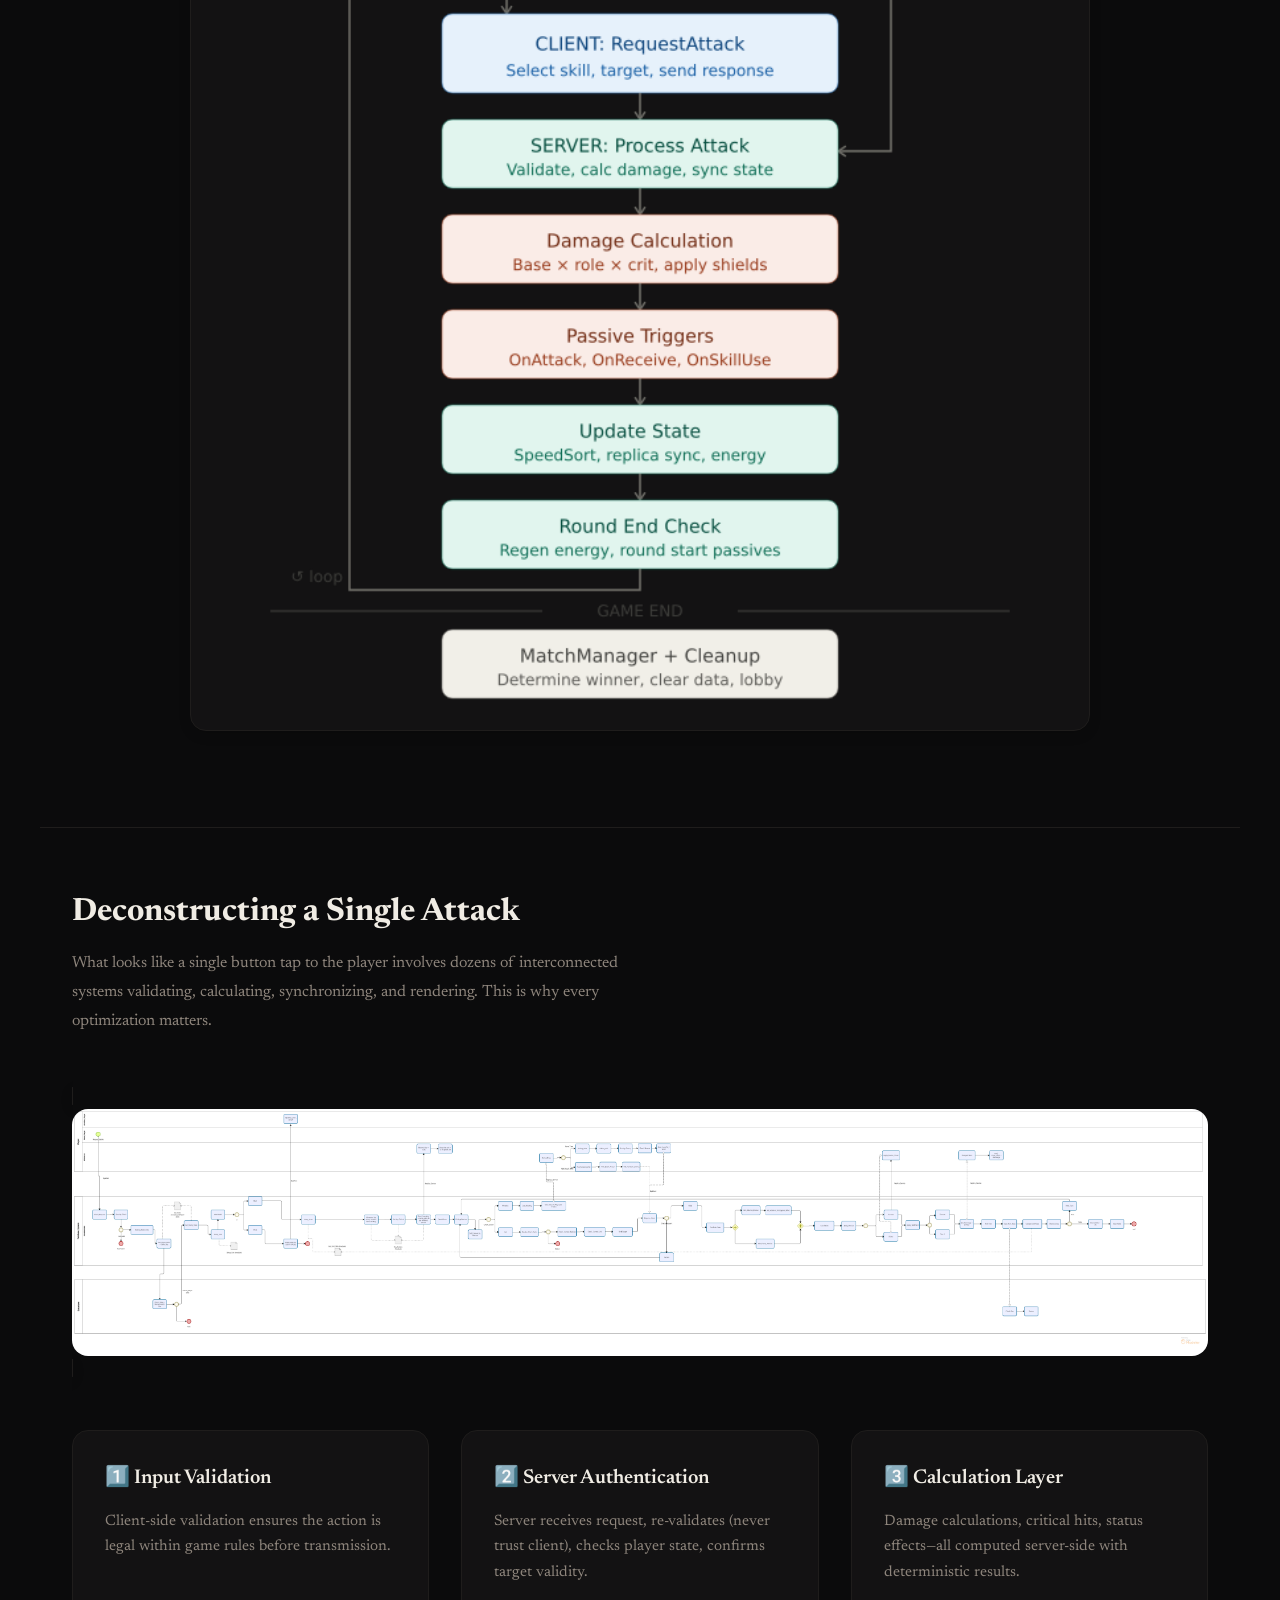
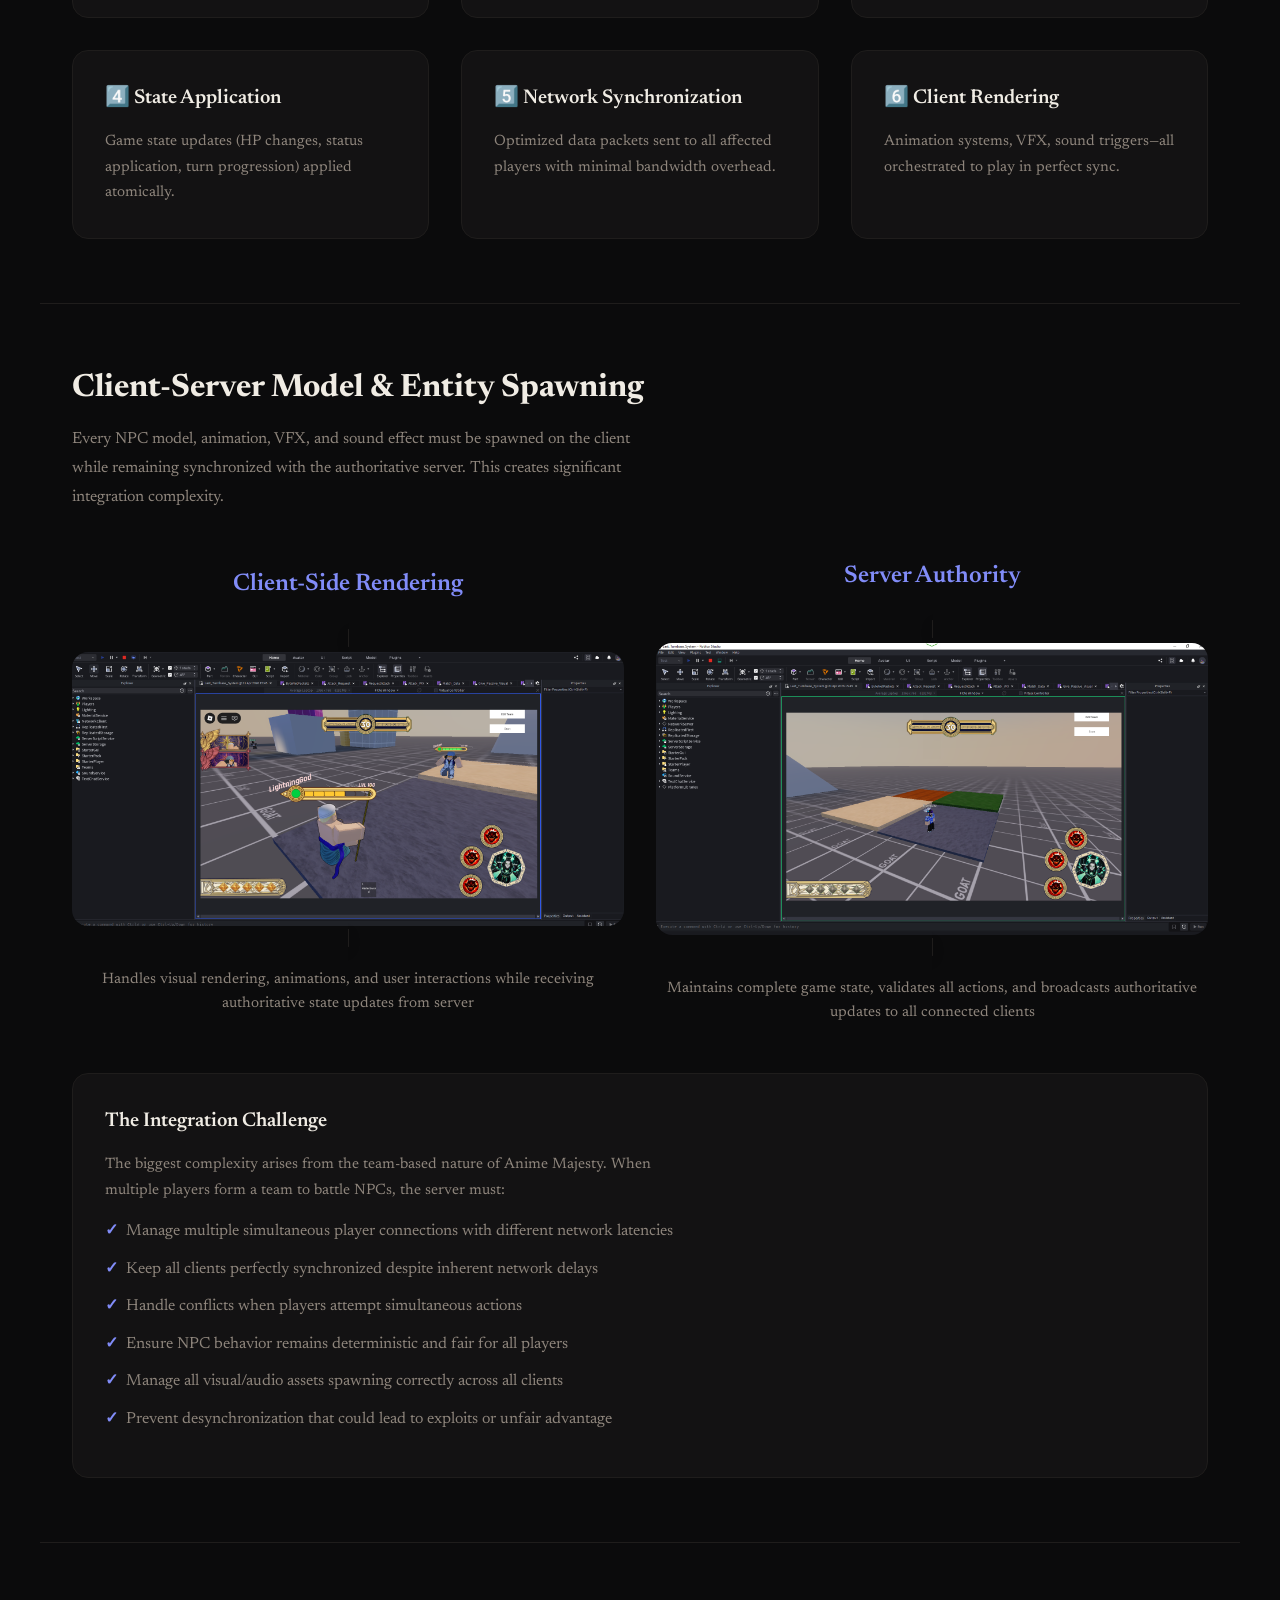
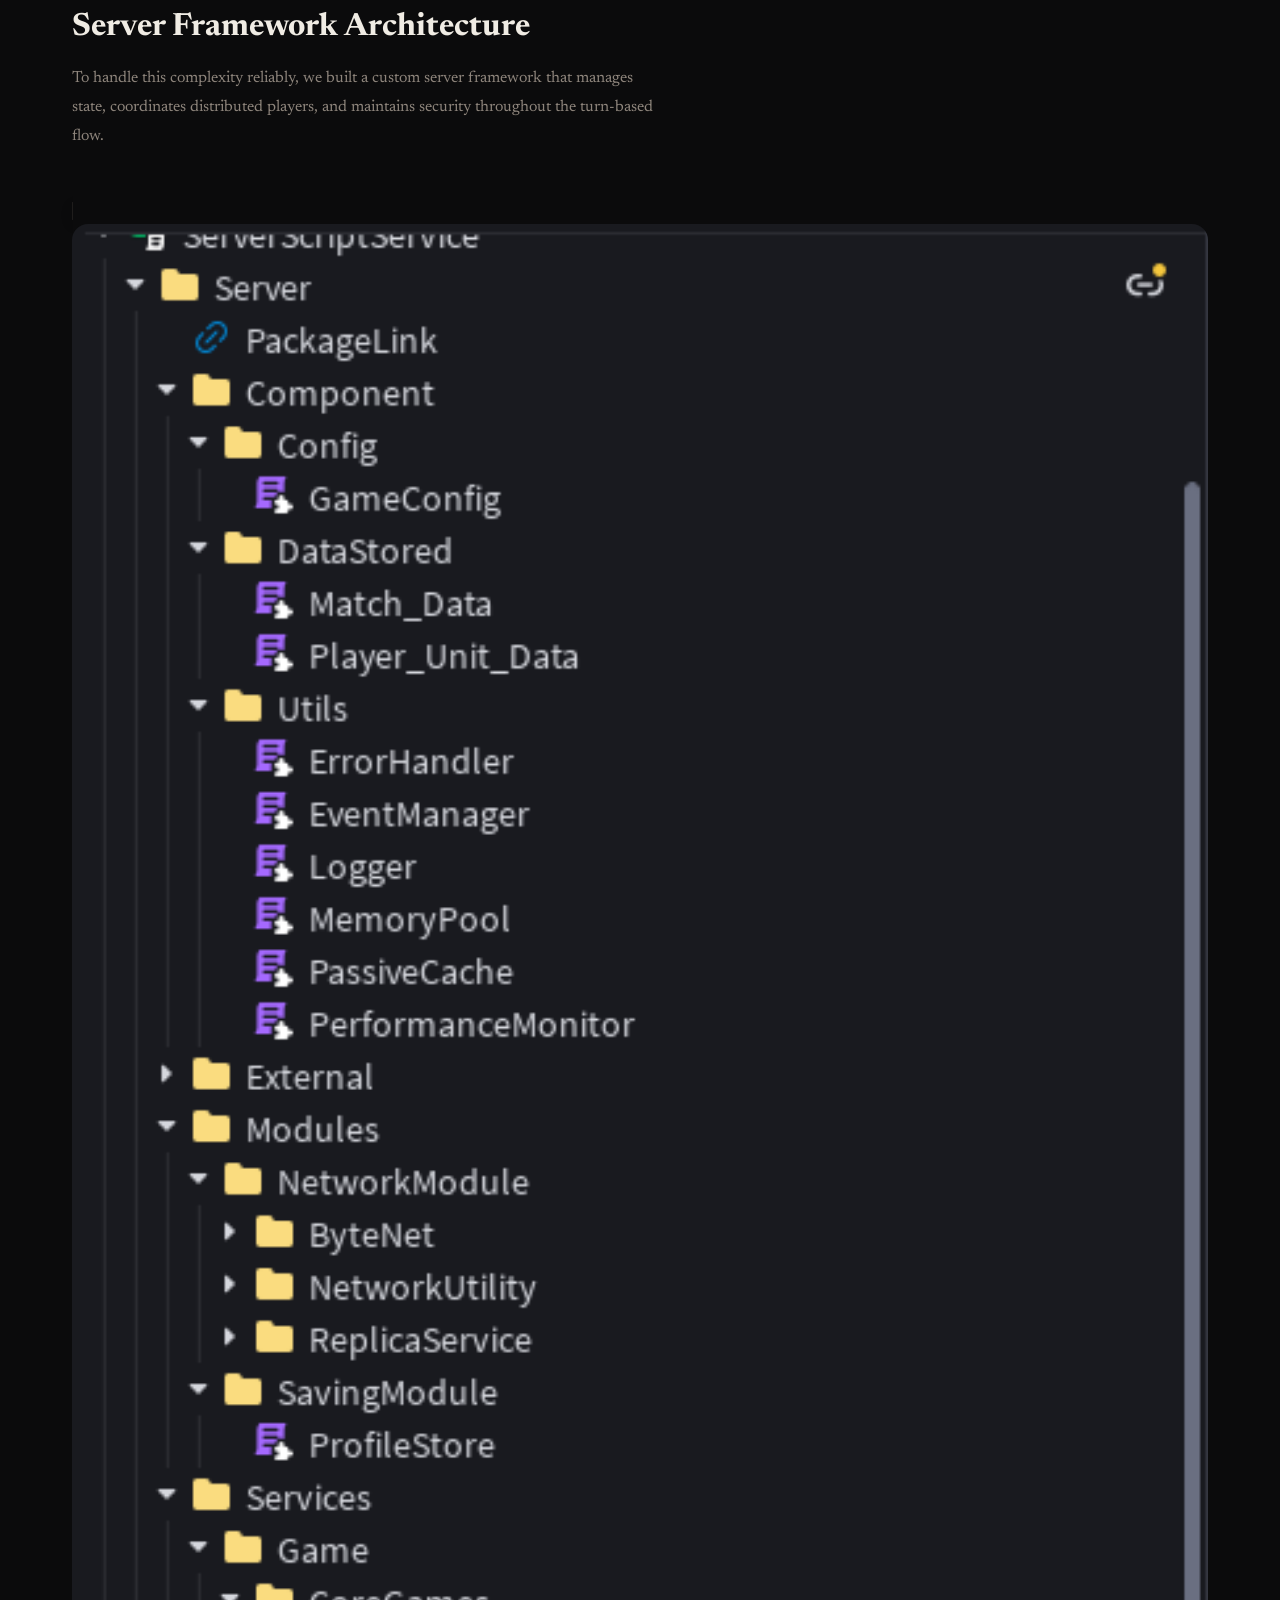
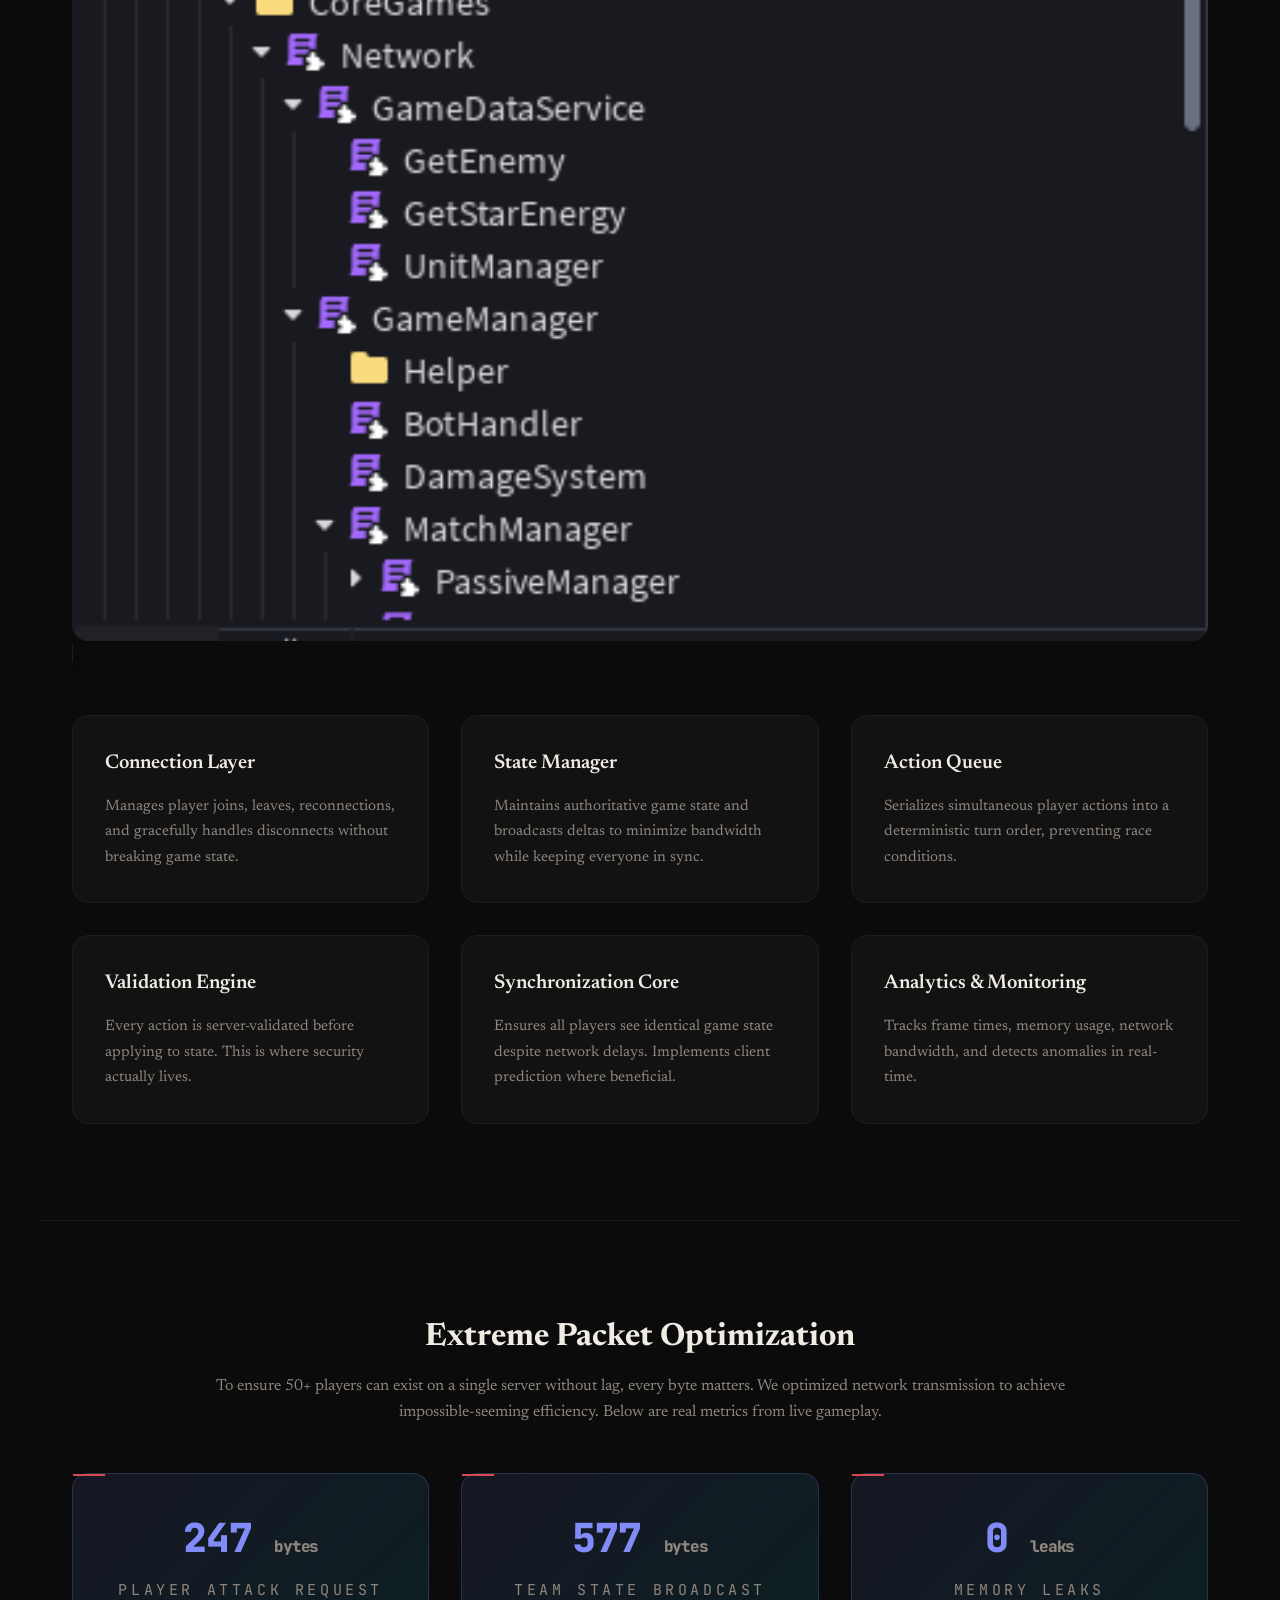
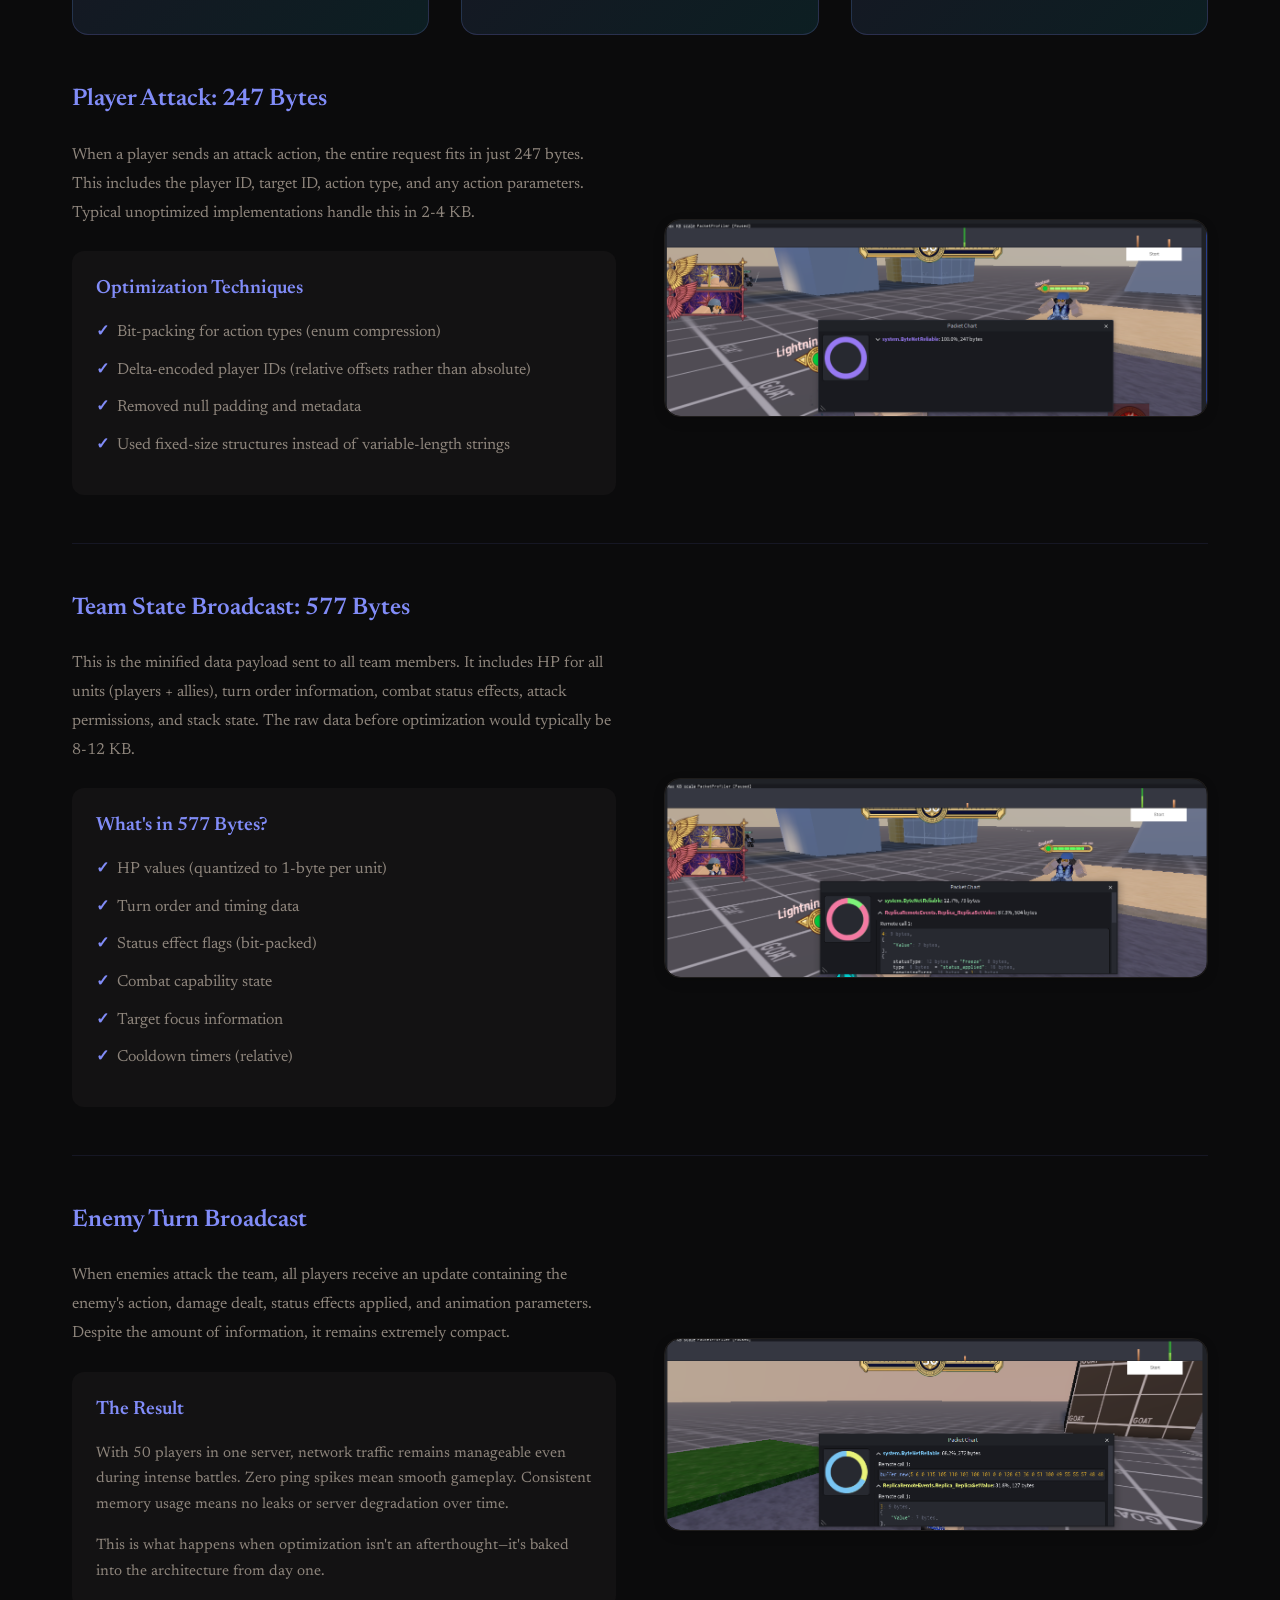
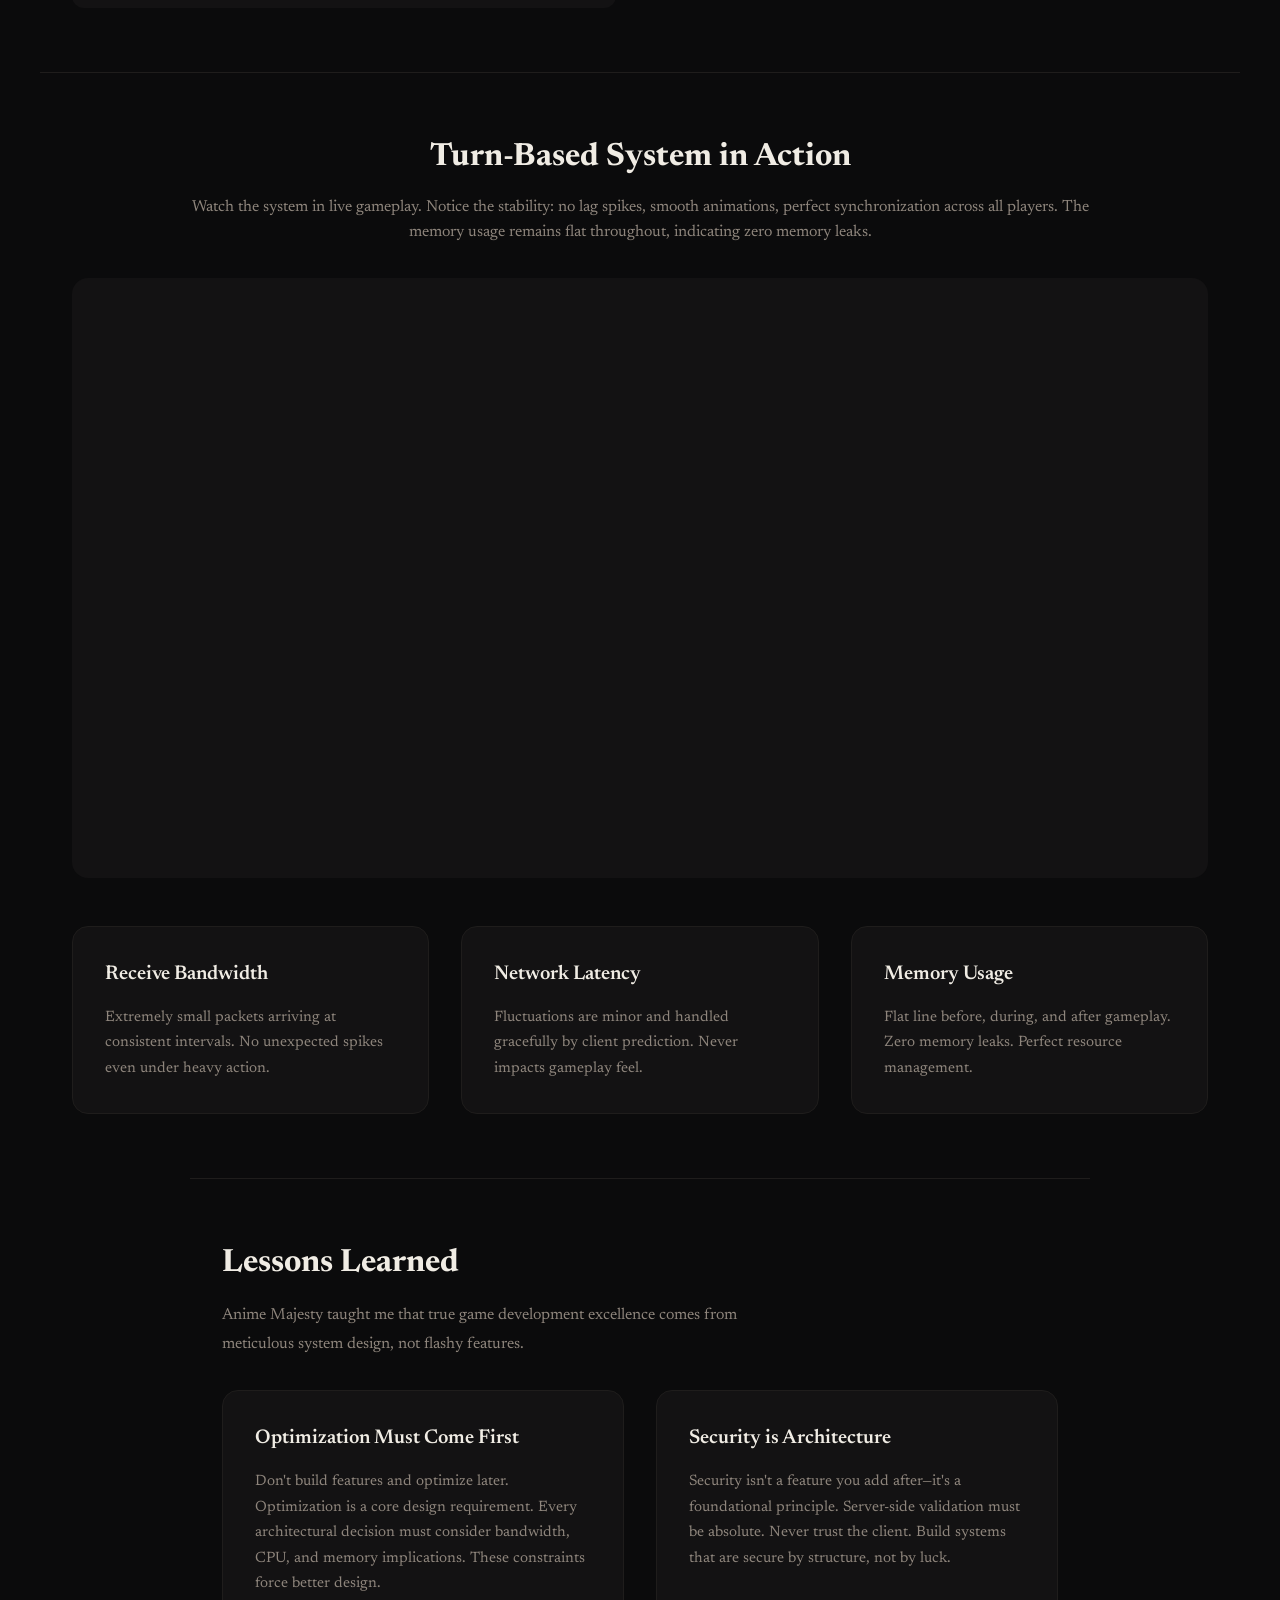
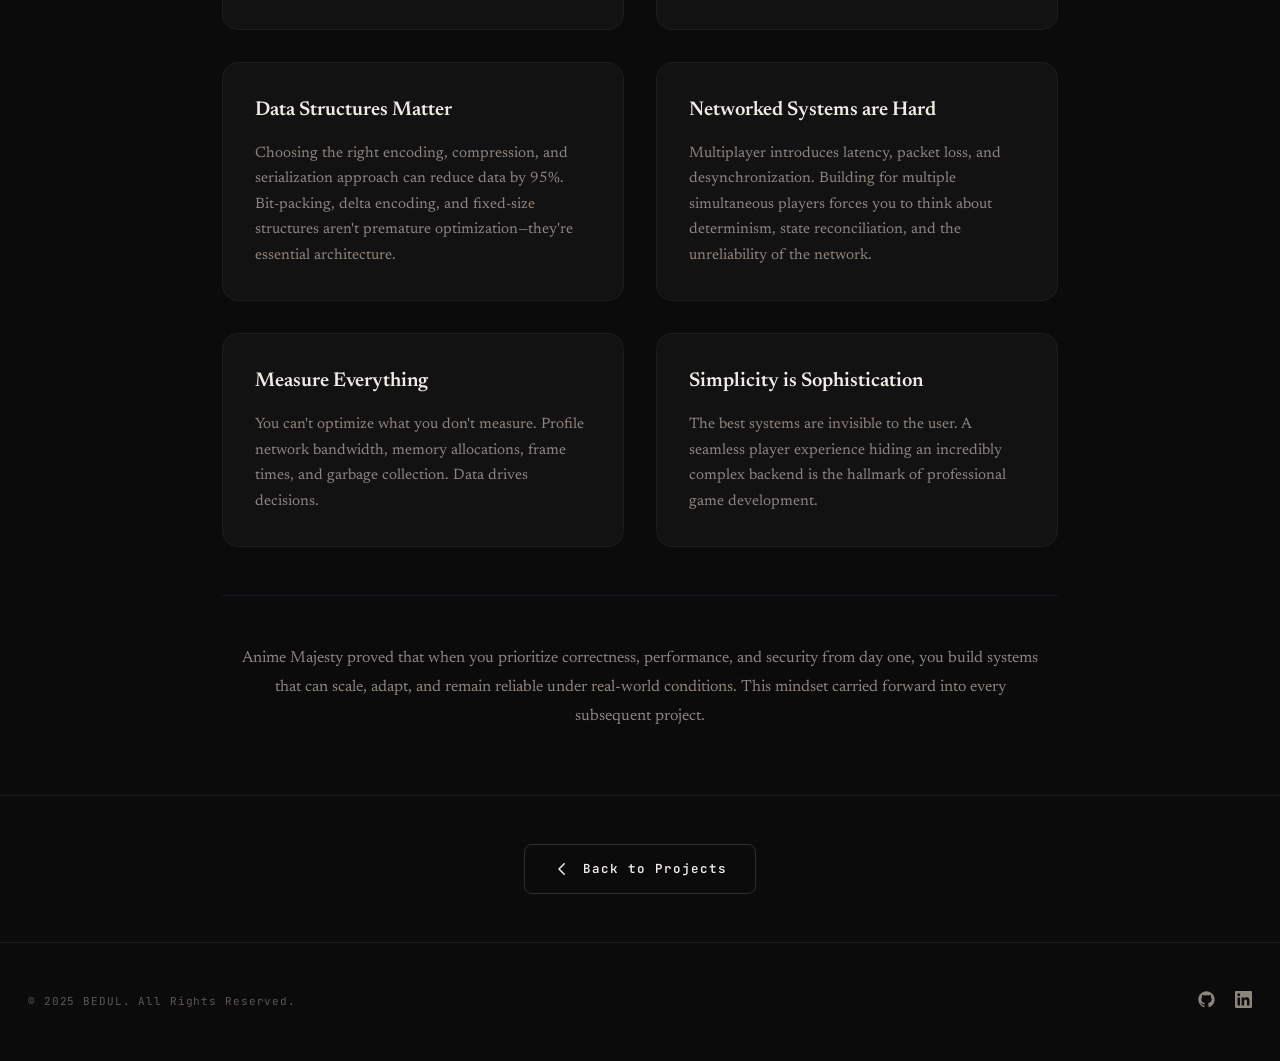
<file: anime-majesty.html>
<!DOCTYPE html>
<html lang="en">
<head>
    <meta charset="UTF-8">
    <meta name="viewport" content="width=device-width, initial-scale=1.0">
    <title>Anime Majesty - Complex Game Architecture & Optimization</title>
    <meta name="description" content="Anime Majesty - A turn-based RPG game emphasizing optimization and security with complex backend architecture.">
    <meta name="theme-color" content="#0a0a0f">

    <!-- Fonts -->
    <link rel="preconnect" href="https://fonts.googleapis.com">
    <link rel="preconnect" href="https://fonts.gstatic.com" crossorigin>
    <link href="https://fonts.googleapis.com/css2?family=Newsreader:ital,opsz,wght@0,6..72,400;0,6..72,500;0,6..72,600;1,6..72,400;1,6..72,500&family=JetBrains+Mono:wght@400;500;600;700&family=Inter:wght@400;500;600;700&display=swap" rel="stylesheet">

    <!-- Icons (Font Awesome) -->
    <link href="https://cdnjs.cloudflare.com/ajax/libs/font-awesome/6.4.0/css/all.min.css" rel="stylesheet">

    <!-- Custom CSS -->
    <link href="assets/css/style.css" rel="stylesheet">
    
    <!-- Page-specific styles -->
    <style>
        /* Typography */
        h1 { font-size: 3.5rem; font-weight: 800; line-height: 1.1; }
        h2 { font-size: 2rem; font-weight: 700; line-height: 1.3; }
        h3 { font-size: 1.5rem; font-weight: 600; line-height: 1.4; }
        h4 { font-size: 1.2rem; font-weight: 600; line-height: 1.5; }
        body { line-height: 1.6; }
        p { max-width: 65ch; }
        
        /* Spacing */
        .container { max-width: 1200px; margin: 0 auto; }
        .container-sm { max-width: 900px; margin: 0 auto; }
        section { padding-left: 2rem; padding-right: 2rem; }
        
        /* Hero Section */
        .hero {
            padding-top: 5rem;
            padding-bottom: 5rem;
            text-align: center;
        }
        
        .hero__badge { display: inline-block; margin-bottom: 1.5rem; }
        .hero__title { margin-bottom: 1rem; }
        .hero__subtitle {
            font-size: 1.125rem;
            color: var(--color-text-secondary);
            line-height: 1.8;
            margin-bottom: 2rem;
            max-width: 700px;
            margin-left: auto;
            margin-right: auto;
        }
        .hero__badges-row {
            display: flex;
            gap: 1rem;
            justify-content: center;
            flex-wrap: wrap;
        }
        
        /* Images */
        .image-container {
            border-radius: 1rem;
            overflow: hidden;
            box-shadow: 0 4px 12px rgba(0,0,0,.15);
            transition: all 0.3s ease;
        }
        .image-container:hover {
            transform: translateY(-4px);
            box-shadow: 0 12px 24px rgba(0,0,0,.2);
        }
        .image-container img {
            width: 100%;
            height: auto;
            display: block;
            border-radius: 1rem;
        }
        
        /* Content Sections */
        .content-section {
            padding-top: 4rem;
            padding-bottom: 4rem;
        }
        .section__title { margin-bottom: 1rem; color: var(--color-text); }
        .section__subtitle {
            font-size: 1rem;
            color: var(--color-text-secondary);
            line-height: 1.8;
            margin-bottom: 2rem;
            max-width: 65ch;
        }
        
        /* Grids */
        .grid-2 {
            display: grid;
            grid-template-columns: 1fr 1fr;
            gap: 2rem;
            align-items: center;
        }
        .grid-3 {
            display: grid;
            grid-template-columns: repeat(auto-fit, minmax(300px, 1fr));
            gap: 2rem;
        }
        
        /* Cards */
        .card {
            background: var(--color-bg-secondary);
            border-radius: 1rem;
            padding: 2rem;
            transition: all 0.3s ease;
        }
        .card:hover {
            transform: translateY(-4px);
            box-shadow: 0 8px 16px rgba(0,0,0,.1);
        }
        .card__title {
            font-size: 1.25rem;
            font-weight: 600;
            margin-bottom: 1rem;
            color: var(--color-text);
        }
        .card__text {
            color: var(--color-text-secondary);
            line-height: 1.7;
            font-size: 0.9375rem;
        }
        
        /* Lists */
        .list-unstyled {
            list-style: none;
            padding: 0;
            margin: 0;
        }
        .list-unstyled li {
            margin-bottom: 0.75rem;
            color: var(--color-text-secondary);
            display: flex;
            align-items: center;
            gap: 0.5rem;
        }
        .list-unstyled li:before {
            content: "✓";
            color: #818cf8;
            font-weight: 600;
            flex-shrink: 0;
        }
        
        /* Divider */
        .divider {
            height: 1px;
            background: rgba(129,140,248,.1);
            margin: 2rem 0;
        }
        
        /* Buttons */
        .btn {
            display: inline-flex;
            align-items: center;
            gap: 0.75rem;
            padding: 0.875rem 1.75rem;
            border-radius: 0.5rem;
            font-weight: 600;
            text-decoration: none;
            transition: all 0.3s ease;
            cursor: pointer;
        }
        .btn svg { width: 18px; height: 18px; }
        
        /* Code Block */
        .code-block {
            background: var(--color-bg-secondary);
            border-left: 4px solid #818cf8;
            padding: 1.5rem;
            border-radius: 0.5rem;
            font-family: 'JetBrains Mono', monospace;
            font-size: 0.875rem;
            overflow-x: auto;
            margin: 1.5rem 0;
        }
        
        /* Stat Box */
        .stat-box {
            background: linear-gradient(135deg, rgba(129,140,248,.1) 0%, rgba(34,211,238,.1) 100%);
            border: 1px solid rgba(129,140,248,.2);
            border-radius: 1rem;
            padding: 2rem;
            text-align: center;
            display: flex;
            flex-direction: column;
            justify-content: center;
        }
        .stat-box__value {
            font-size: 2.5rem;
            font-weight: 800;
            color: #818cf8;
            margin-bottom: 0.5rem;
        }
        .stat-box__label {
            font-size: 0.9375rem;
            color: var(--color-text-secondary);
        }
        
        @media (max-width: 768px) {
            .grid-2 { grid-template-columns: 1fr; }
            h1 { font-size: 2.5rem; }
            h2 { font-size: 1.5rem; }
            .stat-box__value { font-size: 1.875rem; }
        }
    </style>
</head>
<body>

<!-- Ambient Background -->
<div class="ambient-bg" aria-hidden="true">
    <div class="orb orb-1"></div>
    <div class="orb orb-2"></div>
    <div class="orb orb-3"></div>
</div>

<!-- Navbar -->
<nav id="navbar">
    <div class="nav-inner">
        <a href="index.html" class="nav-brand">
            <span class="brand-hanko" aria-hidden="true">別</span>
            <span>BEDUL</span>
            <span class="brand-sub">· 術</span>
        </a>

        <ul class="nav-links" id="nav-links">
            <li><a href="index.html#about">About</a></li>
            <li><a href="index.html#projects">Projects</a></li>
            <li><a href="index.html#skills">Skills</a></li>
            <li><a href="index.html#contact">Contact</a></li>
        </ul>

        <div style="display:flex;align-items:center;gap:.5rem;">
            <button id="theme-toggle" aria-label="Toggle theme" title="Toggle theme">
                <svg id="icon-moon" xmlns="http://www.w3.org/2000/svg" viewBox="0 0 24 24" fill="none" stroke="currentColor" stroke-width="2" stroke-linecap="round" stroke-linejoin="round"><path d="M21 12.79A9 9 0 1 1 11.21 3 7 7 0 0 0 21 12.79z"/></svg>
                <svg id="icon-sun" xmlns="http://www.w3.org/2000/svg" viewBox="0 0 24 24" fill="none" stroke="currentColor" stroke-width="2" stroke-linecap="round" stroke-linejoin="round" style="display:none"><circle cx="12" cy="12" r="5"/><line x1="12" y1="1" x2="12" y2="3"/><line x1="12" y1="21" x2="12" y2="23"/><line x1="4.22" y1="4.22" x2="5.64" y2="5.64"/><line x1="18.36" y1="18.36" x2="19.78" y2="19.78"/><line x1="1" y1="12" x2="3" y2="12"/><line x1="21" y1="12" x2="23" y2="12"/><line x1="4.22" y1="19.78" x2="5.64" y2="18.36"/><line x1="18.36" y1="5.64" x2="19.78" y2="4.22"/></svg>
            </button>
            <button id="mobile-menu-btn" aria-label="Toggle menu">
                <svg xmlns="http://www.w3.org/2000/svg" width="22" height="22" fill="none" stroke="currentColor" stroke-width="2" stroke-linecap="round" stroke-linejoin="round" viewBox="0 0 24 24"><line x1="3" y1="6" x2="21" y2="6"/><line x1="3" y1="12" x2="21" y2="12"/><line x1="3" y1="18" x2="21" y2="18"/></svg>
            </button>
        </div>
    </div>
</nav>

<!-- Mobile Nav -->
<div id="mobile-nav">
    <a href="index.html#about">About</a>
    <a href="index.html#projects">Projects</a>
    <a href="index.html#skills">Skills</a>
    <a href="index.html#contact">Contact</a>
</div>

<main>

<!-- HERO SECTION -->
<section class="hero container-sm">
    <div class="reveal">
        <span class="badge badge-featured hero__badge">Featured Project</span>
        
        <h1 class="hero__title">Anime Majesty</h1>
        
        <p class="hero__subtitle">
            A turn-based RPG game emphasizing optimization and security above all else. Simple gameplay from a player's perspective, but built with an extraordinarily complex backend architecture to ensure performance, stability, and data integrity.
        </p>
        
        <div class="hero__badges-row">
            <span class="badge" style="background: rgba(99,102,241,.15); color: #818cf8;">Active</span>
            <span class="badge" style="background: rgba(99,102,241,.15); color: #818cf8;">Backend Optimization</span>
            <span class="badge" style="background: rgba(99,102,241,.15); color: #818cf8;">Security-First</span>
        </div>
    </div>
</section>

<!-- OVERVIEW SECTION -->
<section class="content-section container-sm">
    <div class="reveal">
        <h2 class="section__title">Project Overview</h2>
        <p class="section__subtitle">
            Anime Majesty is a sophisticated turn-based RPG where my team and I prioritize optimization and security above all else. What appears as a simple combat system to players belies an extraordinarily complex backend that handles real-time synchronization, state management, and resource efficiency at scale.
        </p>
        <p style="color: var(--color-text-secondary); line-height: 1.8;">
            This project taught me that true game development mastery isn't about flashy features—it's about building systems that scale, remain secure, and perform under pressure. Every byte transmitted, every memory allocation, every network call has been meticulously optimized.
        </p>
    </div>
</section>

<!-- GAME FLOW VISUALIZATION -->
<section class="content-section container">
    <div class="reveal">
        <h2 class="section__title" style="margin-bottom: 2rem; text-align: center;">Simple Interface, Complex Reality</h2>
        <p style="color: var(--color-text-secondary); text-align: center; margin-bottom: 3rem; max-width: 700px; margin-left: auto; margin-right: auto;">
            To the player, Anime Majesty is straightforward: select attacks, watch animations, win battles. Behind the scenes? A meticulously orchestrated symphony of optimized systems.
        </p>
        
        <div style="text-align: center; margin-bottom: 2rem;">
            <a href="assets/images/anime-majesty/Anime_Majesty_game_flow.png" target="_blank" rel="noopener" class="image-container" style="max-width: 900px; margin: 0 auto; display: block;">
                <img src="assets/images/anime-majesty/Anime_Majesty_game_flow.png" alt="Game flow architecture">
            </a>
        </div>
    </div>
</section>

<!-- ATTACK COMPLEXITY -->
<section class="content-section container">
    <div class="reveal">
        <h2 class="section__title" style="margin-bottom: 1rem;">Deconstructing a Single Attack</h2>
        <p class="section__subtitle">
            What looks like a single button tap to the player involves dozens of interconnected systems validating, calculating, synchronizing, and rendering. This is why every optimization matters.
        </p>
        
        <div style="margin: 3rem 0;">
            <a href="assets/images/anime-majesty/Anime_Majesty_request_A.png" target="_blank" rel="noopener" class="image-container">
                <img src="assets/images/anime-majesty/Anime_Majesty_request_A.png" alt="Attack request architecture">
            </a>
        </div>

        <div class="grid-3">
            <div class="card">
                <h4 class="card__title">1️⃣ Input Validation</h4>
                <p class="card__text">Client-side validation ensures the action is legal within game rules before transmission.</p>
            </div>
            <div class="card">
                <h4 class="card__title">2️⃣ Server Authentication</h4>
                <p class="card__text">Server receives request, re-validates (never trust client), checks player state, confirms target validity.</p>
            </div>
            <div class="card">
                <h4 class="card__title">3️⃣ Calculation Layer</h4>
                <p class="card__text">Damage calculations, critical hits, status effects—all computed server-side with deterministic results.</p>
            </div>
            <div class="card">
                <h4 class="card__title">4️⃣ State Application</h4>
                <p class="card__text">Game state updates (HP changes, status application, turn progression) applied atomically.</p>
            </div>
            <div class="card">
                <h4 class="card__title">5️⃣ Network Synchronization</h4>
                <p class="card__text">Optimized data packets sent to all affected players with minimal bandwidth overhead.</p>
            </div>
            <div class="card">
                <h4 class="card__title">6️⃣ Client Rendering</h4>
                <p class="card__text">Animation systems, VFX, sound triggers—all orchestrated to play in perfect sync.</p>
            </div>
        </div>
    </div>
</section>

<!-- CLIENT-SERVER ARCHITECTURE -->
<section class="content-section container">
    <div class="reveal">
        <h2 class="section__title" style="margin-bottom: 1rem;">Client-Server Model & Entity Spawning</h2>
        <p class="section__subtitle">
            Every NPC model, animation, VFX, and sound effect must be spawned on the client while remaining synchronized with the authoritative server. This creates significant integration complexity.
        </p>

        <div class="grid-2" style="margin: 3rem 0;">
            <div style="text-align: center;">
                <h3 style="color: #818cf8; margin-bottom: 1.5rem;">Client-Side Rendering</h3>
                <a href="assets/images/anime-majesty/client-architecture.png" target="_blank" rel="noopener" class="image-container">
                    <img src="assets/images/anime-majesty/client-architecture.png" alt="Client architecture">
                </a>
                <p style="color: var(--color-text-secondary); margin-top: 1rem; font-size: 0.9375rem;">
                    Handles visual rendering, animations, and user interactions while receiving authoritative state updates from server
                </p>
            </div>
            <div style="text-align: center;">
                <h3 style="color: #818cf8; margin-bottom: 1.5rem;">Server Authority</h3>
                <a href="assets/images/anime-majesty/server-architecture.png" target="_blank" rel="noopener" class="image-container">
                    <img src="assets/images/anime-majesty/server-architecture.png" alt="Server architecture">
                </a>
                <p style="color: var(--color-text-secondary); margin-top: 1rem; font-size: 0.9375rem;">
                    Maintains complete game state, validates all actions, and broadcasts authoritative updates to all connected clients
                </p>
            </div>
        </div>

        <div class="card" style="margin-top: 2rem;">
            <h4 class="card__title">The Integration Challenge</h4>
            <p class="card__text" style="margin-bottom: 1rem;">
                The biggest complexity arises from the team-based nature of Anime Majesty. When multiple players form a team to battle NPCs, the server must:
            </p>
            <ul class="list-unstyled" style="margin-bottom: 0;">
                <li>Manage multiple simultaneous player connections with different network latencies</li>
                <li>Keep all clients perfectly synchronized despite inherent network delays</li>
                <li>Handle conflicts when players attempt simultaneous actions</li>
                <li>Ensure NPC behavior remains deterministic and fair for all players</li>
                <li>Manage all visual/audio assets spawning correctly across all clients</li>
                <li>Prevent desynchronization that could lead to exploits or unfair advantage</li>
            </ul>
        </div>
    </div>
</section>

<!-- SERVER FRAMEWORK -->
<section class="content-section container">
    <div class="reveal">
        <h2 class="section__title" style="margin-bottom: 1rem;">Server Framework Architecture</h2>
        <p class="section__subtitle">
            To handle this complexity reliably, we built a custom server framework that manages state, coordinates distributed players, and maintains security throughout the turn-based flow.
        </p>

        <div style="margin: 3rem 0;">
            <a href="assets/images/anime-majesty/framework.png" target="_blank" rel="noopener" class="image-container">
                <img src="assets/images/anime-majesty/framework.png" alt="Server framework">
            </a>
        </div>

        <div class="grid-3">
            <div class="card">
                <h4 class="card__title">Connection Layer</h4>
                <p class="card__text">Manages player joins, leaves, reconnections, and gracefully handles disconnects without breaking game state.</p>
            </div>
            <div class="card">
                <h4 class="card__title">State Manager</h4>
                <p class="card__text">Maintains authoritative game state and broadcasts deltas to minimize bandwidth while keeping everyone in sync.</p>
            </div>
            <div class="card">
                <h4 class="card__title">Action Queue</h4>
                <p class="card__text">Serializes simultaneous player actions into a deterministic turn order, preventing race conditions.</p>
            </div>
            <div class="card">
                <h4 class="card__title">Validation Engine</h4>
                <p class="card__text">Every action is server-validated before applying to state. This is where security actually lives.</p>
            </div>
            <div class="card">
                <h4 class="card__title">Synchronization Core</h4>
                <p class="card__text">Ensures all players see identical game state despite network delays. Implements client prediction where beneficial.</p>
            </div>
            <div class="card">
                <h4 class="card__title">Analytics & Monitoring</h4>
                <p class="card__text">Tracks frame times, memory usage, network bandwidth, and detects anomalies in real-time.</p>
            </div>
        </div>
    </div>
</section>

<div class="divider" style="max-width: 1200px; margin-left: auto; margin-right: auto;"></div>

<!-- PACKET OPTIMIZATION SHOWCASE -->
<section class="content-section container">
    <div class="reveal">
        <h2 class="section__title" style="text-align: center; margin-bottom: 1rem;">Extreme Packet Optimization</h2>
        <p style="color: var(--color-text-secondary); text-align: center; margin-bottom: 3rem; max-width: 900px; margin-left: auto; margin-right: auto;">
            To ensure 50+ players can exist on a single server without lag, every byte matters. We optimized network transmission to achieve impossible-seeming efficiency. Below are real metrics from live gameplay.
        </p>

        <!-- Efficiency Stats -->
        <div class="grid-3" style="margin-bottom: 3rem;">
            <div class="stat-box">
                <div class="stat-box__value">247 <span style="font-size: 1rem; color: var(--color-text-secondary);">bytes</span></div>
                <div class="stat-box__label">Player Attack Request</div>
            </div>
            <div class="stat-box">
                <div class="stat-box__value">577 <span style="font-size: 1rem; color: var(--color-text-secondary);">bytes</span></div>
                <div class="stat-box__label">Team State Broadcast</div>
            </div>
            <div class="stat-box">
                <div class="stat-box__value">0 <span style="font-size: 1rem; color: var(--color-text-secondary);">leaks</span></div>
                <div class="stat-box__label">Memory Leaks</div>
            </div>
        </div>

        <!-- Player Attack -->
        <div style="margin-bottom: 3rem;">
            <h3 style="color: #818cf8; margin-bottom: 1.5rem;">Player Attack: 247 Bytes</h3>
            <div class="grid-2" style="gap: 3rem;">
                <div>
                    <p style="color: var(--color-text-secondary); line-height: 1.8; margin-bottom: 1.5rem;">
                        When a player sends an attack action, the entire request fits in just 247 bytes. This includes the player ID, target ID, action type, and any action parameters. Typical unoptimized implementations handle this in 2-4 KB.
                    </p>
                    <div style="background: var(--color-bg-secondary); padding: 1.5rem; border-radius: 0.75rem;">
                        <h4 style="font-weight: 600; margin-bottom: 1rem; color: #818cf8;">Optimization Techniques</h4>
                        <ul class="list-unstyled">
                            <li>Bit-packing for action types (enum compression)</li>
                            <li>Delta-encoded player IDs (relative offsets rather than absolute)</li>
                            <li>Removed null padding and metadata</li>
                            <li>Used fixed-size structures instead of variable-length strings</li>
                        </ul>
                    </div>
                </div>
                <a href="assets/images/anime-majesty/packet-attack.png" target="_blank" rel="noopener" class="image-container">
                    <img src="assets/images/anime-majesty/packet-attack.png" alt="Attack packet structure">
                </a>
            </div>
        </div>

        <div class="divider"></div>

        <!-- Team State Data -->
        <div style="margin-bottom: 3rem; margin-top: 3rem;">
            <h3 style="color: #818cf8; margin-bottom: 1.5rem;">Team State Broadcast: 577 Bytes</h3>
            <div class="grid-2" style="gap: 3rem;">
                <div>
                    <p style="color: var(--color-text-secondary); line-height: 1.8; margin-bottom: 1.5rem;">
                        This is the minified data payload sent to all team members. It includes HP for all units (players + allies), turn order information, combat status effects, attack permissions, and stack state. The raw data before optimization would typically be 8-12 KB.
                    </p>
                    <div style="background: var(--color-bg-secondary); padding: 1.5rem; border-radius: 0.75rem;">
                        <h4 style="font-weight: 600; margin-bottom: 1rem; color: #818cf8;">What's in 577 Bytes?</h4>
                        <ul class="list-unstyled" style="margin-bottom: 0;">
                            <li>HP values (quantized to 1-byte per unit)</li>
                            <li>Turn order and timing data</li>
                            <li>Status effect flags (bit-packed)</li>
                            <li>Combat capability state</li>
                            <li>Target focus information</li>
                            <li>Cooldown timers (relative)</li>
                        </ul>
                    </div>
                </div>
                <a href="assets/images/anime-majesty/packet-data.png" target="_blank" rel="noopener" class="image-container">
                    <img src="assets/images/anime-majesty/packet-data.png" alt="Team state packet">
                </a>
            </div>
        </div>

        <div class="divider"></div>

        <!-- Enemy Turn -->
        <div style="margin-top: 3rem;">
            <h3 style="color: #818cf8; margin-bottom: 1.5rem;">Enemy Turn Broadcast</h3>
            <div class="grid-2" style="gap: 3rem;">
                <div>
                    <p style="color: var(--color-text-secondary); line-height: 1.8; margin-bottom: 1.5rem;">
                        When enemies attack the team, all players receive an update containing the enemy's action, damage dealt, status effects applied, and animation parameters. Despite the amount of information, it remains extremely compact.
                    </p>
                    <div style="background: var(--color-bg-secondary); padding: 1.5rem; border-radius: 0.75rem;">
                        <h4 style="font-weight: 600; margin-bottom: 1rem; color: #818cf8;">The Result</h4>
                        <p style="color: var(--color-text-secondary); line-height: 1.7; font-size: 0.9375rem; margin-bottom: 1rem;">
                            With 50 players in one server, network traffic remains manageable even during intense battles. Zero ping spikes mean smooth gameplay. Consistent memory usage means no leaks or server degradation over time.
                        </p>
                        <p style="color: var(--color-text-secondary); line-height: 1.7; font-size: 0.9375rem;">
                            This is what happens when optimization isn't an afterthought—it's baked into the architecture from day one.
                        </p>
                    </div>
                </div>
                <a href="assets/images/anime-majesty/packet-enemy.png" target="_blank" rel="noopener" class="image-container">
                    <img src="assets/images/anime-majesty/packet-enemy.png" alt="Enemy turn packet">
                </a>
            </div>
        </div>
    </div>
</section>

<!-- TURN-BASED SYSTEM VIDEO -->
<section class="content-section container">
    <div class="reveal">
        <h2 class="section__title" style="text-align: center; margin-bottom: 1rem;">Turn-Based System in Action</h2>
        <p style="color: var(--color-text-secondary); text-align: center; margin-bottom: 2rem; max-width: 900px; margin-left: auto; margin-right: auto;">
            Watch the system in live gameplay. Notice the stability: no lag spikes, smooth animations, perfect synchronization across all players. The memory usage remains flat throughout, indicating zero memory leaks.
        </p>

        <div style="border-radius: 1rem; overflow: hidden; background: var(--color-bg-secondary);">
            <iframe src="https://drive.google.com/file/d/194OowzezWOFOvXMmYcTiKKsQ4RPFxoKR/preview" width="100%" height="600" frameborder="0" allow="autoplay" style="display: block;"></iframe>
        </div>

        <div class="grid-3" style="margin-top: 3rem;">
            <div class="card">
                <h4 class="card__title">Receive Bandwidth</h4>
                <p class="card__text">Extremely small packets arriving at consistent intervals. No unexpected spikes even under heavy action.</p>
            </div>
            <div class="card">
                <h4 class="card__title">Network Latency</h4>
                <p class="card__text">Fluctuations are minor and handled gracefully by client prediction. Never impacts gameplay feel.</p>
            </div>
            <div class="card">
                <h4 class="card__title">Memory Usage</h4>
                <p class="card__text">Flat line before, during, and after gameplay. Zero memory leaks. Perfect resource management.</p>
            </div>
        </div>
    </div>
</section>

<!-- LESSONS LEARNED -->
<section class="content-section container-sm">
    <div class="reveal">
        <h2 class="section__title" style="margin-bottom: 1rem;">Lessons Learned</h2>
        <p class="section__subtitle">
            Anime Majesty taught me that true game development excellence comes from meticulous system design, not flashy features.
        </p>

        <div class="grid-3">
            <div class="card">
                <h4 class="card__title">Optimization Must Come First</h4>
                <p class="card__text">Don't build features and optimize later. Optimization is a core design requirement. Every architectural decision must consider bandwidth, CPU, and memory implications. These constraints force better design.</p>
            </div>
            <div class="card">
                <h4 class="card__title">Security is Architecture</h4>
                <p class="card__text">Security isn't a feature you add after—it's a foundational principle. Server-side validation must be absolute. Never trust the client. Build systems that are secure by structure, not by luck.</p>
            </div>
            <div class="card">
                <h4 class="card__title">Data Structures Matter</h4>
                <p class="card__text">Choosing the right encoding, compression, and serialization approach can reduce data by 95%. Bit-packing, delta encoding, and fixed-size structures aren't premature optimization—they're essential architecture.</p>
            </div>
            <div class="card">
                <h4 class="card__title">Networked Systems are Hard</h4>
                <p class="card__text">Multiplayer introduces latency, packet loss, and desynchronization. Building for multiple simultaneous players forces you to think about determinism, state reconciliation, and the unreliability of the network.</p>
            </div>
            <div class="card">
                <h4 class="card__title">Measure Everything</h4>
                <p class="card__text">You can't optimize what you don't measure. Profile network bandwidth, memory allocations, frame times, and garbage collection. Data drives decisions.</p>
            </div>
            <div class="card">
                <h4 class="card__title">Simplicity is Sophistication</h4>
                <p class="card__text">The best systems are invisible to the user. A seamless player experience hiding an incredibly complex backend is the hallmark of professional game development.</p>
            </div>
        </div>

        <div class="divider" style="margin: 3rem 0;"></div>

        <p style="color: var(--color-text-secondary); line-height: 1.8; font-size: 1rem; text-align: center; max-width: 800px; margin-left: auto; margin-right: auto;">
            Anime Majesty proved that when you prioritize correctness, performance, and security from day one, you build systems that can scale, adapt, and remain reliable under real-world conditions. This mindset carried forward into every subsequent project.
        </p>
    </div>
</section>

<!-- Back to Projects -->
<section style="padding: 3rem 2rem; text-align: center;">
    <a href="index.html#projects" class="btn btn-secondary">
        <svg xmlns="http://www.w3.org/2000/svg" fill="none" viewBox="0 0 24 24" stroke="currentColor" stroke-width="2"><path stroke-linecap="round" stroke-linejoin="round" d="M15 19l-7-7 7-7"/></svg>
        Back to Projects
    </a>
</section>

</main>

<!-- Footer -->
<footer>
    <div class="footer-inner">
        <p>&copy; 2025 BEDUL. All Rights Reserved.</p>
        <div class="footer-links">
            <a href="https://github.com/addinzulfikar" target="_blank" rel="noopener" aria-label="GitHub">
                <svg xmlns="http://www.w3.org/2000/svg" fill="currentColor" viewBox="0 0 24 24"><path d="M12 .5C5.73.5.5 5.73.5 12c0 5.08 3.29 9.38 7.86 10.9.57.1.78-.25.78-.55v-2c-3.19.69-3.86-1.54-3.86-1.54-.52-1.32-1.27-1.67-1.27-1.67-1.04-.71.08-.7.08-.7 1.15.08 1.76 1.18 1.76 1.18 1.02 1.75 2.68 1.24 3.33.95.1-.74.4-1.24.72-1.52-2.55-.29-5.23-1.27-5.23-5.67 0-1.25.45-2.28 1.18-3.08-.12-.29-.51-1.46.11-3.04 0 0 .96-.31 3.14 1.17a10.9 10.9 0 0 1 2.86-.38c.97 0 1.95.13 2.86.38 2.18-1.48 3.14-1.17 3.14-1.17.62 1.58.23 2.75.11 3.04.73.8 1.18 1.83 1.18 3.08 0 4.41-2.69 5.38-5.25 5.66.41.36.78 1.06.78 2.13v3.16c0 .31.2.66.79.55C20.21 21.38 23.5 17.08 23.5 12 23.5 5.73 18.27.5 12 .5z"/></svg>
            </a>
            <a href="https://www.linkedin.com/in/addinzulfikar108/" target="_blank" rel="noopener" aria-label="LinkedIn">
                <svg xmlns="http://www.w3.org/2000/svg" fill="currentColor" viewBox="0 0 24 24"><path d="M20.447 20.452h-3.554v-5.569c0-1.328-.027-3.037-1.852-3.037-1.853 0-2.136 1.445-2.136 2.939v5.667H9.351V9h3.414v1.561h.046c.477-.9 1.637-1.85 3.37-1.85 3.601 0 4.267 2.37 4.267 5.455v6.286zM5.337 7.433a2.062 2.062 0 01-2.063-2.065 2.064 2.064 0 112.063 2.065zm1.782 13.019H3.555V9h3.564v11.452zM22.225 0H1.771C.792 0 0 .774 0 1.729v20.542C0 23.227.792 24 1.771 24h20.451C23.2 24 24 23.227 24 22.271V1.729C24 .774 23.2 0 22.222 0h.003z"/></svg>
            </a>
        </div>
    </div>
</footer>

<script src="assets/js/script.js"></script>
</body>
</html>
</file>
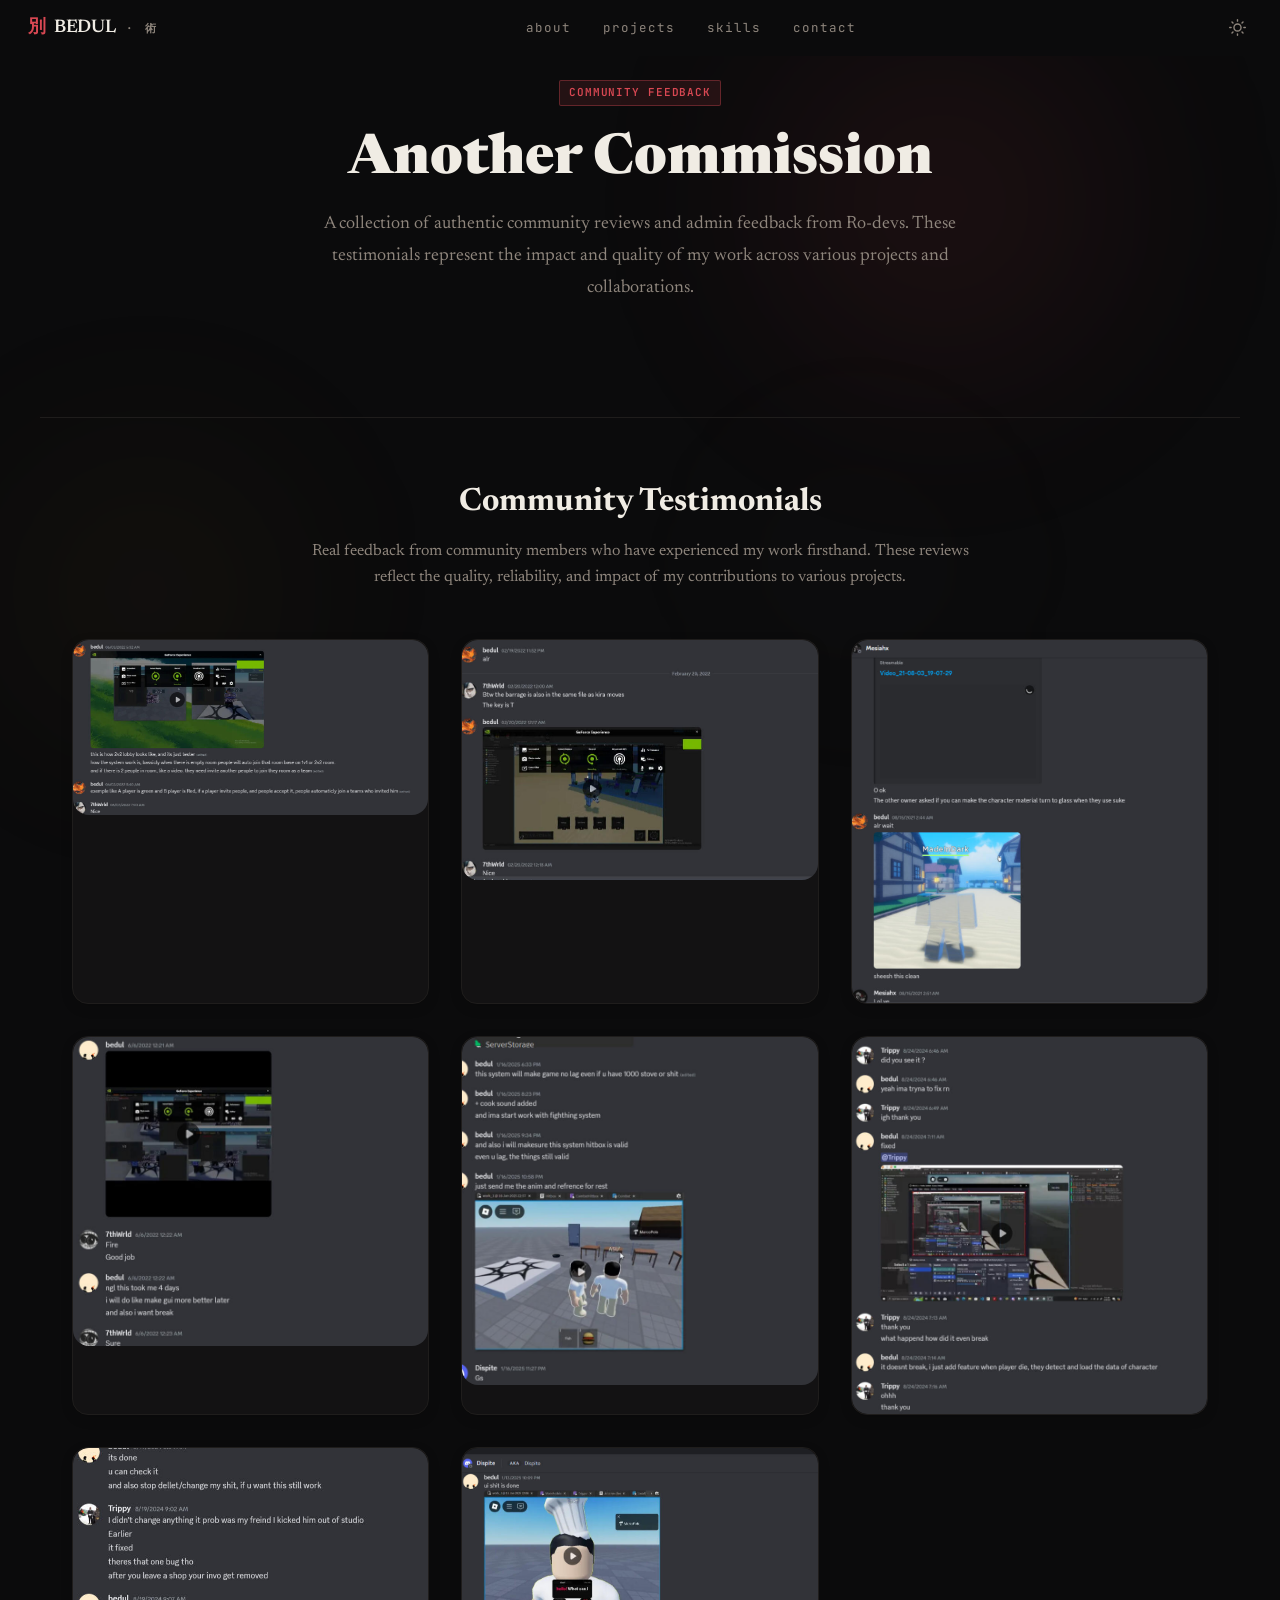
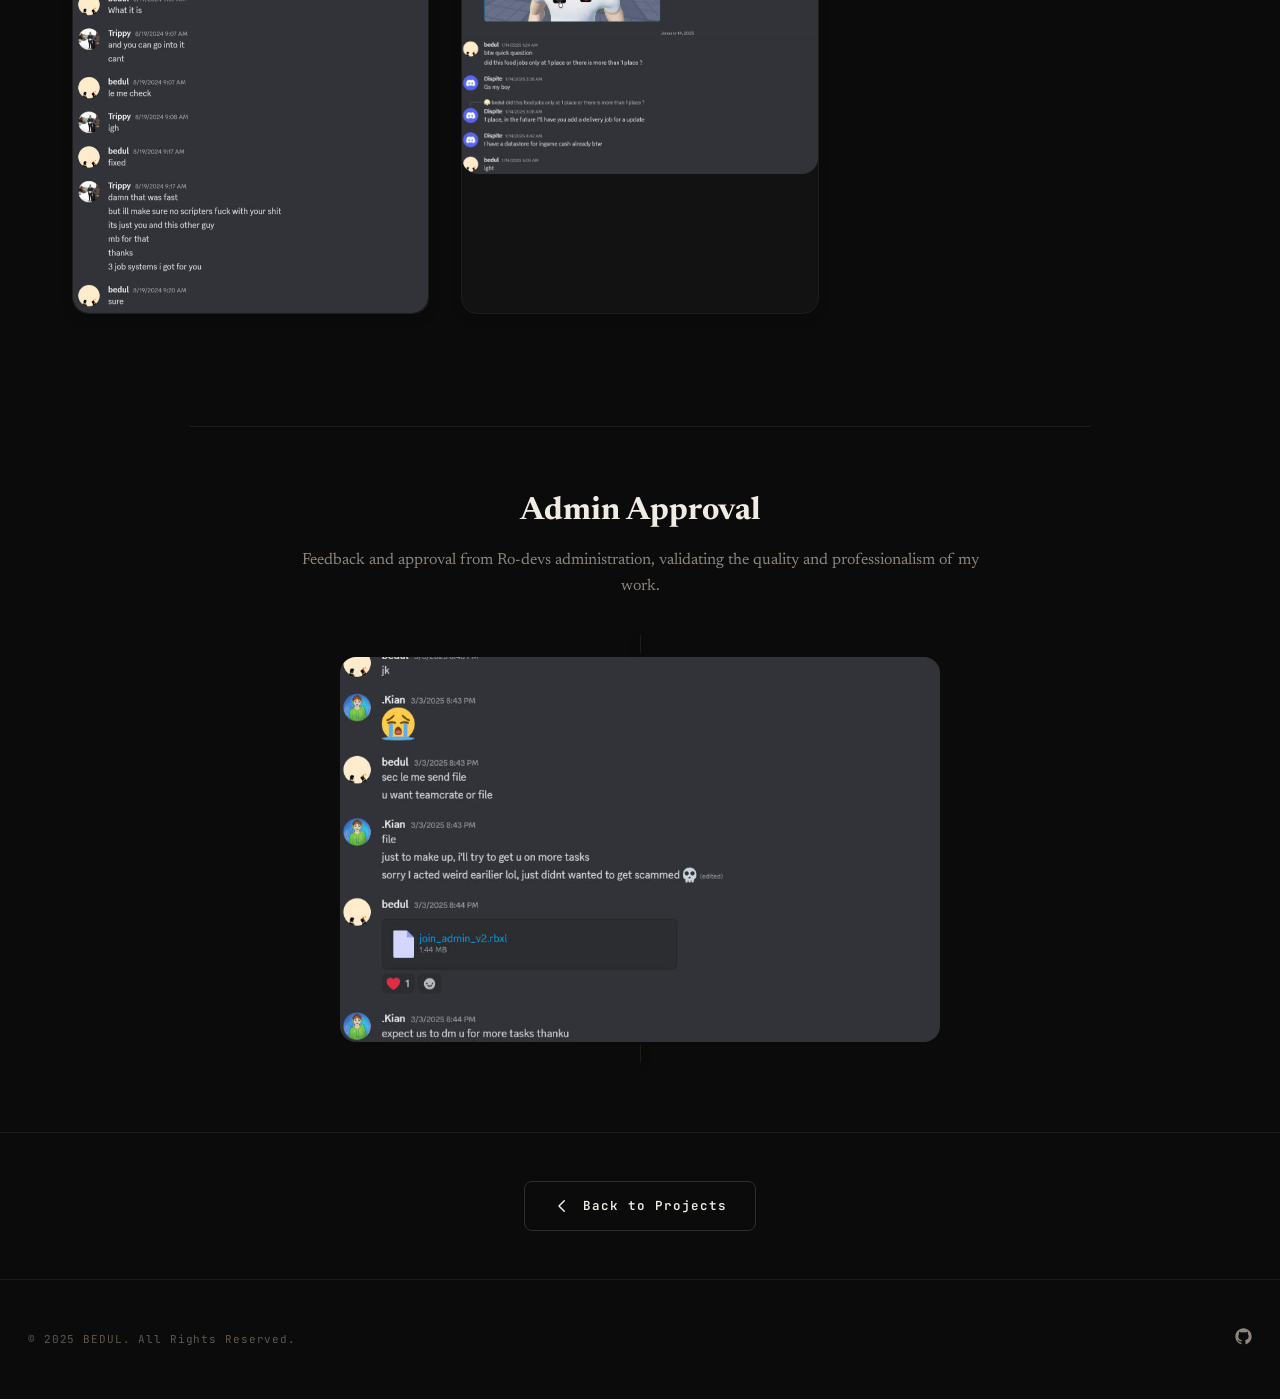
<file: another-commission.html>
<!DOCTYPE html>
<html lang="en">
<head>
    <meta charset="UTF-8">
    <meta name="viewport" content="width=device-width, initial-scale=1.0">
    <title>Another Commission - Community Reviews & Feedback</title>
    <meta name="description" content="Community reviews and admin feedback from Ro-devs for Another Commission project.">
    <meta name="theme-color" content="#0a0a0f">

    <!-- Fonts -->
    <link rel="preconnect" href="https://fonts.googleapis.com">
    <link rel="preconnect" href="https://fonts.gstatic.com" crossorigin>
    <link href="https://fonts.googleapis.com/css2?family=Newsreader:ital,opsz,wght@0,6..72,400;0,6..72,500;0,6..72,600;1,6..72,400;1,6..72,500&family=JetBrains+Mono:wght@400;500;600;700&family=Inter:wght@400;500;600;700&display=swap" rel="stylesheet">

    <!-- Icons (Font Awesome) -->
    <link href="https://cdnjs.cloudflare.com/ajax/libs/font-awesome/6.4.0/css/all.min.css" rel="stylesheet">

    <!-- Custom CSS -->
    <link href="assets/css/style.css" rel="stylesheet">
    
    <!-- Page-specific styles -->
    <style>
        /* Typography */
        h1 { font-size: 3.5rem; font-weight: 800; line-height: 1.1; }
        h2 { font-size: 2rem; font-weight: 700; line-height: 1.3; }
        h3 { font-size: 1.5rem; font-weight: 600; line-height: 1.4; }
        body { line-height: 1.6; }
        p { max-width: 65ch; }
        
        /* Spacing */
        .container { max-width: 1200px; margin: 0 auto; }
        .container-sm { max-width: 900px; margin: 0 auto; }
        section { padding-left: 2rem; padding-right: 2rem; }
        
        /* Hero Section */
        .hero {
            padding-top: 5rem;
            padding-bottom: 5rem;
            text-align: center;
        }
        
        .hero__badge { display: inline-block; margin-bottom: 1.5rem; }
        .hero__title { margin-bottom: 1rem; }
        .hero__subtitle {
            font-size: 1.125rem;
            color: var(--color-text-secondary);
            line-height: 1.8;
            margin-bottom: 2rem;
            max-width: 700px;
            margin-left: auto;
            margin-right: auto;
        }
        
        /* Images */
        .image-container {
            border-radius: 1rem;
            overflow: hidden;
            box-shadow: 0 4px 12px rgba(0,0,0,.15);
            transition: all 0.3s ease;
            cursor: pointer;
        }
        .image-container:hover {
            transform: translateY(-4px);
            box-shadow: 0 12px 24px rgba(0,0,0,.2);
        }
        .image-container img {
            width: 100%;
            height: auto;
            display: block;
            border-radius: 1rem;
        }
        
        /* Content Sections */
        .content-section {
            padding-top: 4rem;
            padding-bottom: 4rem;
        }
        .section__title { margin-bottom: 1rem; color: var(--color-text); }
        .section__subtitle {
            font-size: 1rem;
            color: var(--color-text-secondary);
            line-height: 1.8;
            margin-bottom: 2rem;
            max-width: 65ch;
        }
        
        /* Grid */
        .grid-3 {
            display: grid;
            grid-template-columns: repeat(auto-fit, minmax(300px, 1fr));
            gap: 2rem;
        }
        
        /* Buttons */
        .btn {
            display: inline-flex;
            align-items: center;
            gap: 0.75rem;
            padding: 0.875rem 1.75rem;
            border-radius: 0.5rem;
            font-weight: 600;
            text-decoration: none;
            transition: all 0.3s ease;
            cursor: pointer;
        }
        .btn svg { width: 18px; height: 18px; }
        
        @media (max-width: 768px) {
            h1 { font-size: 2.5rem; }
            h2 { font-size: 1.5rem; }
        }
    </style>
</head>
<body>

<!-- Ambient Background -->
<div class="ambient-bg" aria-hidden="true">
    <div class="orb orb-1"></div>
    <div class="orb orb-2"></div>
    <div class="orb orb-3"></div>
</div>

<!-- Navbar -->
<nav id="navbar">
    <div class="nav-inner">
        <a href="index.html" class="nav-brand">
            <span class="brand-hanko" aria-hidden="true">別</span>
            <span>BEDUL</span>
            <span class="brand-sub">· 術</span>
        </a>

        <ul class="nav-links" id="nav-links">
            <li><a href="index.html#about">About</a></li>
            <li><a href="index.html#projects">Projects</a></li>
            <li><a href="index.html#skills">Skills</a></li>
            <li><a href="index.html#contact">Contact</a></li>
        </ul>

        <div style="display:flex;align-items:center;gap:.5rem;">
            <button id="theme-toggle" aria-label="Toggle theme" title="Toggle theme">
                <svg id="icon-moon" xmlns="http://www.w3.org/2000/svg" viewBox="0 0 24 24" fill="none" stroke="currentColor" stroke-width="2" stroke-linecap="round" stroke-linejoin="round"><path d="M21 12.79A9 9 0 1 1 11.21 3 7 7 0 0 0 21 12.79z"/></svg>
                <svg id="icon-sun" xmlns="http://www.w3.org/2000/svg" viewBox="0 0 24 24" fill="none" stroke="currentColor" stroke-width="2" stroke-linecap="round" stroke-linejoin="round" style="display:none"><circle cx="12" cy="12" r="5"/><line x1="12" y1="1" x2="12" y2="3"/><line x1="12" y1="21" x2="12" y2="23"/><line x1="4.22" y1="4.22" x2="5.64" y2="5.64"/><line x1="18.36" y1="18.36" x2="19.78" y2="19.78"/><line x1="1" y1="12" x2="3" y2="12"/><line x1="21" y1="12" x2="23" y2="12"/><line x1="4.22" y1="19.78" x2="5.64" y2="18.36"/><line x1="18.36" y1="5.64" x2="19.78" y2="4.22"/></svg>
            </button>
            <button id="mobile-menu-btn" aria-label="Toggle menu">
                <svg xmlns="http://www.w3.org/2000/svg" width="22" height="22" fill="none" stroke="currentColor" stroke-width="2" stroke-linecap="round" stroke-linejoin="round" viewBox="0 0 24 24"><line x1="3" y1="6" x2="21" y2="6"/><line x1="3" y1="12" x2="21" y2="12"/><line x1="3" y1="18" x2="21" y2="18"/></svg>
            </button>
        </div>
    </div>
</nav>

<!-- Mobile Nav -->
<div id="mobile-nav">
    <a href="index.html#about">About</a>
    <a href="index.html#projects">Projects</a>
    <a href="index.html#skills">Skills</a>
    <a href="index.html#contact">Contact</a>
</div>

<main>

<!-- HERO SECTION -->
<section class="hero container-sm">
    <div class="reveal">
        <span class="badge badge-featured hero__badge">Community Feedback</span>
        
        <h1 class="hero__title">Another Commission</h1>
        
        <p class="hero__subtitle">
            A collection of authentic community reviews and admin feedback from Ro-devs. These testimonials represent the impact and quality of my work across various projects and collaborations.
        </p>
    </div>
</section>

<!-- COMMUNITY REVIEWS SECTION -->
<section class="content-section container">
    <div class="reveal">
        <h2 class="section__title" style="text-align: center; margin-bottom: 1rem;">Community Testimonials</h2>
        <p style="color: var(--color-text-secondary); text-align: center; margin-bottom: 3rem; max-width: 700px; margin-left: auto; margin-right: auto;">
            Real feedback from community members who have experienced my work firsthand. These reviews reflect the quality, reliability, and impact of my contributions to various projects.
        </p>
        
        <div class="grid-3" style="margin-bottom: 3rem;">
            <a href="assets/images/another-commission/casual_review_1.png" target="_blank" rel="noopener" class="image-container">
                <img src="assets/images/another-commission/casual_review_1.png" alt="Community review 1">
            </a>
            <a href="assets/images/another-commission/casual_review_2.png" target="_blank" rel="noopener" class="image-container">
                <img src="assets/images/another-commission/casual_review_2.png" alt="Community review 2">
            </a>
            <a href="assets/images/another-commission/casual_review_3.png" target="_blank" rel="noopener" class="image-container">
                <img src="assets/images/another-commission/casual_review_3.png" alt="Community review 3">
            </a>
            <a href="assets/images/another-commission/casual_review_4.png" target="_blank" rel="noopener" class="image-container">
                <img src="assets/images/another-commission/casual_review_4.png" alt="Community review 4">
            </a>
            <a href="assets/images/another-commission/casual_review_5.png" target="_blank" rel="noopener" class="image-container">
                <img src="assets/images/another-commission/casual_review_5.png" alt="Community review 5">
            </a>
            <a href="assets/images/another-commission/casual_review_6.png" target="_blank" rel="noopener" class="image-container">
                <img src="assets/images/another-commission/casual_review_6.png" alt="Community review 6">
            </a>
            <a href="assets/images/another-commission/casual_review_7.png" target="_blank" rel="noopener" class="image-container">
                <img src="assets/images/another-commission/casual_review_7.png" alt="Community review 7">
            </a>
            <a href="assets/images/another-commission/casual_review_8.png" target="_blank" rel="noopener" class="image-container">
                <img src="assets/images/another-commission/casual_review_8.png" alt="Community review 8">
            </a>
        </div>
    </div>
</section>

<!-- ADMIN FEEDBACK SECTION -->
<section class="content-section container-sm" style="text-align: center;">
    <div class="reveal">
        <h2 class="section__title" style="margin-bottom: 1rem;">Admin Approval</h2>
        <p style="color: var(--color-text-secondary); margin-bottom: 2rem; text-align: center; margin-left: auto; margin-right: auto; max-width: 700px;">
            Feedback and approval from Ro-devs administration, validating the quality and professionalism of my work.
        </p>
        
        <div style="max-width: 600px; margin: 0 auto;">
            <a href="assets/images/another-commission/casual_review_admin.png" target="_blank" rel="noopener" class="image-container">
                <img src="assets/images/another-commission/casual_review_admin.png" alt="Admin review from Ro-devs">
            </a>
        </div>
    </div>
</section>

<!-- Back to Projects -->
<section style="padding: 3rem 2rem; text-align: center;">
    <a href="index.html#projects" class="btn btn-secondary">
        <svg xmlns="http://www.w3.org/2000/svg" fill="none" viewBox="0 0 24 24" stroke="currentColor" stroke-width="2"><path stroke-linecap="round" stroke-linejoin="round" d="M15 19l-7-7 7-7"/></svg>
        Back to Projects
    </a>
</section>

</main>

<!-- Footer -->
<footer>
    <div class="footer-inner">
        <p>&copy; 2025 BEDUL. All Rights Reserved.</p>
        <div class="footer-links">
            <a href="https://github.com/addinzulfikar" target="_blank" rel="noopener" aria-label="GitHub">
                <svg xmlns="http://www.w3.org/2000/svg" fill="currentColor" viewBox="0 0 24 24"><path d="M12 .5C5.73.5.5 5.73.5 12c0 5.08 3.29 9.38 7.86 10.9.57.1.78-.25.78-.55v-2c-3.19.69-3.86-1.54-3.86-1.54-.52-1.32-1.27-1.67-1.27-1.67-1.04-.71.08-.7.08-.7 1.15.08 1.76 1.18 1.76 1.18 1.02 1.75 2.68 1.24 3.33.95.1-.74.4-1.24.72-1.52-2.55-.29-5.23-1.27-5.23-5.67 0-1.25.45-2.28 1.18-3.08-.12-.29-.51-1.46.11-3.04 0 0 .96-.31 3.14 1.17a10.9 10.9 0 0 1 2.86-.38c.97 0 1.95.13 2.86.38 2.18-1.48 3.14-1.17 3.14-1.17.62 1.58.23 2.75.11 3.04.73.8 1.18 1.83 1.18 3.08 0 4.41-2.69 5.38-5.25 5.66.41.36.78 1.06.78 2.13v3.16c0 .31.2.66.79.55C20.21 21.38 23.5 17.08 23.5 12 23.5 5.73 18.27.5 12 .5z"/></svg>
            </a>
        </div>
    </div>
</footer>

<script src="assets/js/script.js"></script>
</body>
</html>
</file>
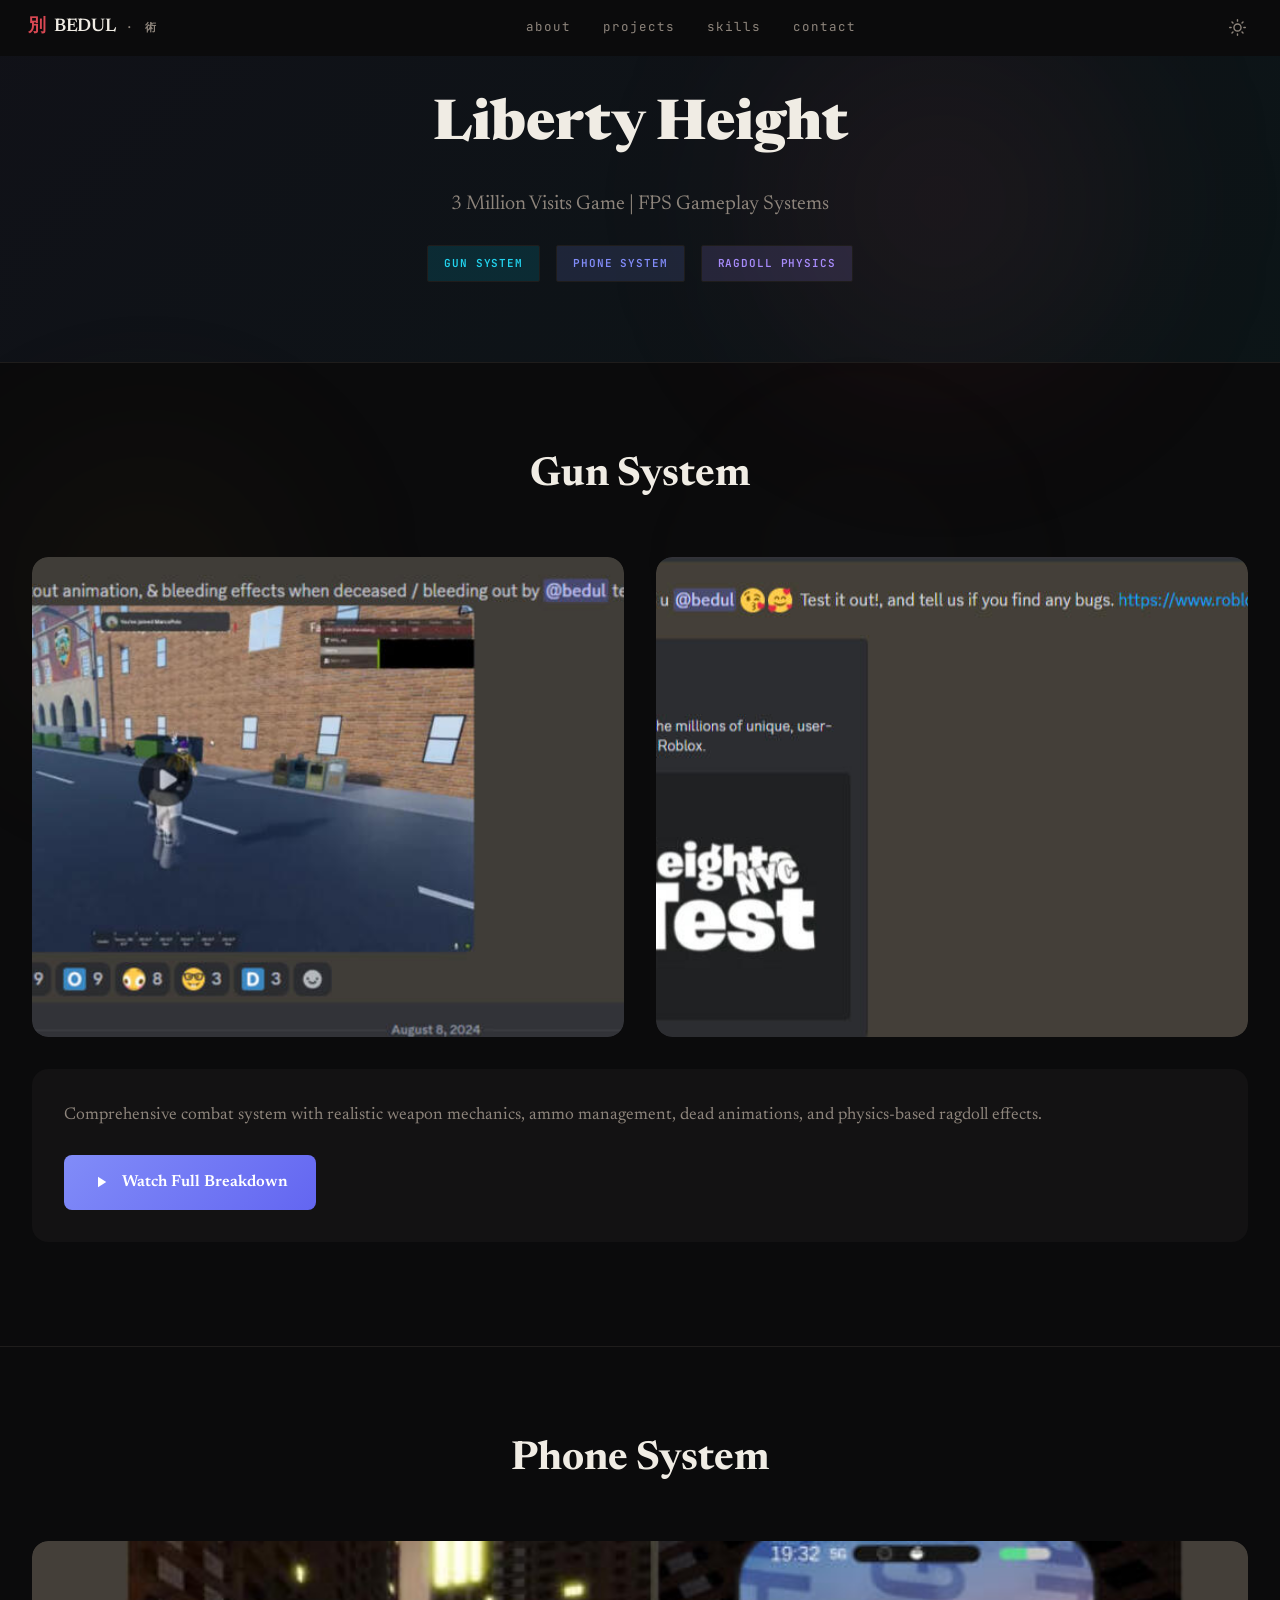
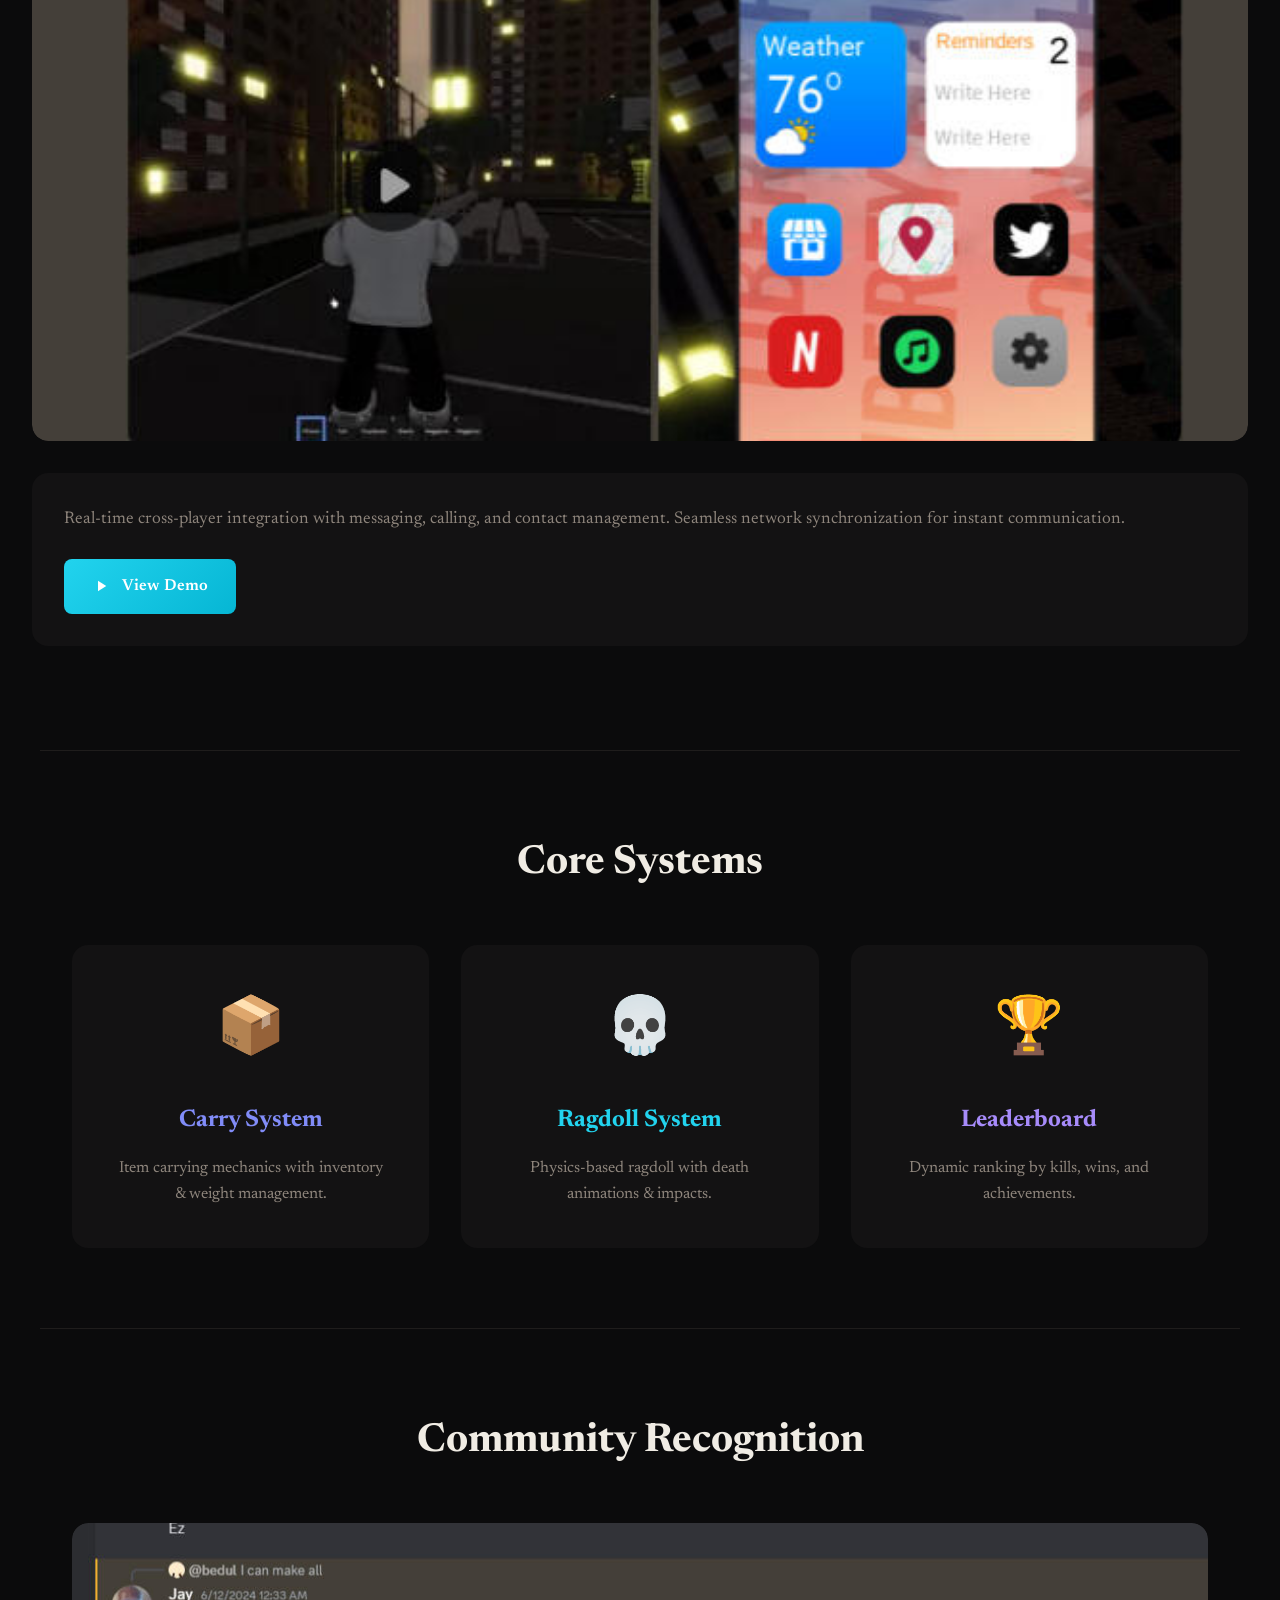
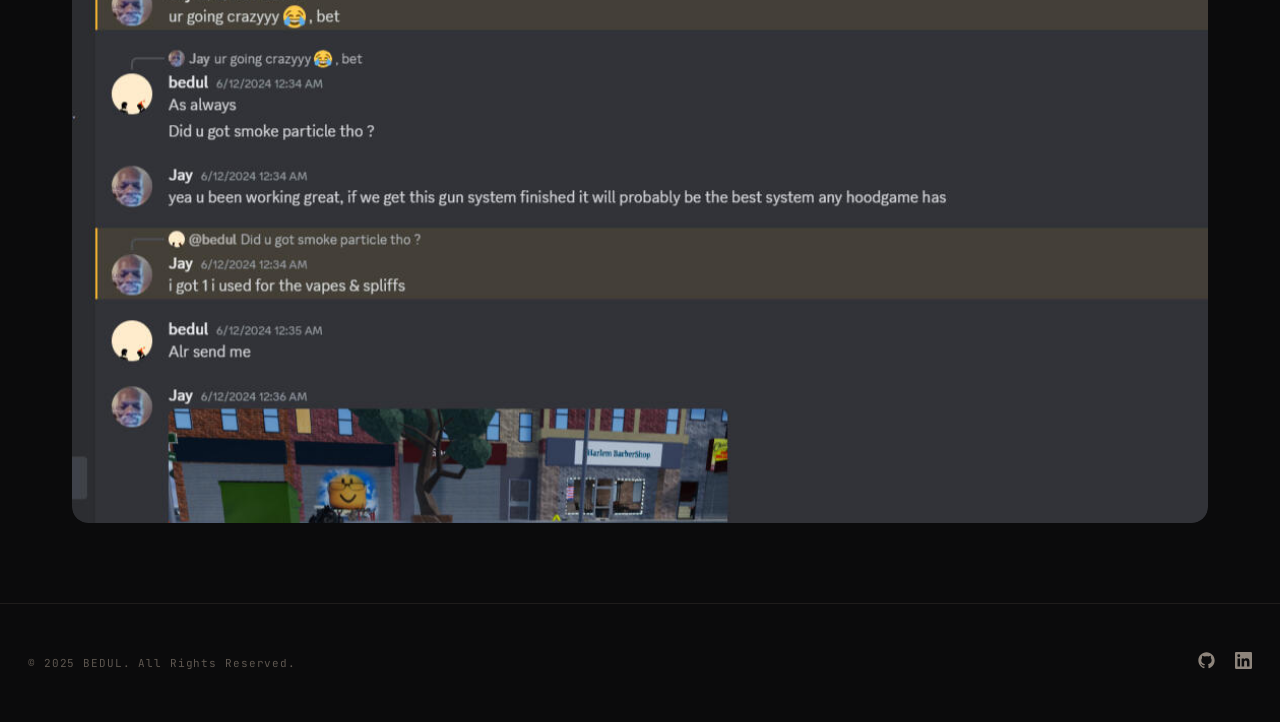
<file: liberty-height.html>
<!DOCTYPE html>
<html lang="en">
<head>
    <meta charset="UTF-8">
    <meta name="viewport" content="width=device-width, initial-scale=1.0">
    <title>Liberty Height - BEDUL's Game Development Project</title>
    <meta name="description" content="Liberty Height - Contribute to 3 million visits game with FPS gameplay systems.">
    <meta name="theme-color" content="#fafafa">

    <!-- Fonts -->
    <link rel="preconnect" href="https://fonts.googleapis.com">
    <link rel="preconnect" href="https://fonts.gstatic.com" crossorigin>
    <link href="https://fonts.googleapis.com/css2?family=Newsreader:ital,opsz,wght@0,6..72,400;0,6..72,500;0,6..72,600;1,6..72,400;1,6..72,500&family=JetBrains+Mono:wght@400;500;600;700&family=Inter:wght@400;500;600;700&display=swap" rel="stylesheet">

    <!-- Icons (Font Awesome) -->
    <link href="https://cdnjs.cloudflare.com/ajax/libs/font-awesome/6.4.0/css/all.min.css" rel="stylesheet">

    <!-- Custom CSS -->
    <link href="assets/css/style.css" rel="stylesheet">
</head>
<body>

<!-- ─── Ambient Background ─── -->
<div class="ambient-bg" aria-hidden="true">
    <div class="orb orb-1"></div>
    <div class="orb orb-2"></div>
    <div class="orb orb-3"></div>
</div>

<!-- ─── Navbar ─── -->
<nav id="navbar">
    <div class="nav-inner">
        <a href="index.html" class="nav-brand">
            <span class="brand-hanko" aria-hidden="true">別</span>
            <span>BEDUL</span>
            <span class="brand-sub">· 術</span>
        </a>

        <ul class="nav-links" id="nav-links">
            <li><a href="index.html#about">About</a></li>
            <li><a href="index.html#projects">Projects</a></li>
            <li><a href="index.html#skills">Skills</a></li>
            <li><a href="index.html#contact">Contact</a></li>
        </ul>

        <div style="display:flex;align-items:center;gap:.5rem;">
            <button id="theme-toggle" aria-label="Toggle theme" title="Toggle theme">
                <svg id="icon-moon" xmlns="http://www.w3.org/2000/svg" viewBox="0 0 24 24" fill="none" stroke="currentColor" stroke-width="2" stroke-linecap="round" stroke-linejoin="round"><path d="M21 12.79A9 9 0 1 1 11.21 3 7 7 0 0 0 21 12.79z"/></svg>
                <svg id="icon-sun" xmlns="http://www.w3.org/2000/svg" viewBox="0 0 24 24" fill="none" stroke="currentColor" stroke-width="2" stroke-linecap="round" stroke-linejoin="round" style="display:none"><circle cx="12" cy="12" r="5"/><line x1="12" y1="1" x2="12" y2="3"/><line x1="12" y1="21" x2="12" y2="23"/><line x1="4.22" y1="4.22" x2="5.64" y2="5.64"/><line x1="18.36" y1="18.36" x2="19.78" y2="19.78"/><line x1="1" y1="12" x2="3" y2="12"/><line x1="21" y1="12" x2="23" y2="12"/><line x1="4.22" y1="19.78" x2="5.64" y2="18.36"/><line x1="18.36" y1="5.64" x2="19.78" y2="4.22"/></svg>
            </button>
            <button id="mobile-menu-btn" aria-label="Toggle menu">
                <svg xmlns="http://www.w3.org/2000/svg" width="22" height="22" fill="none" stroke="currentColor" stroke-width="2" stroke-linecap="round" stroke-linejoin="round" viewBox="0 0 24 24"><line x1="3" y1="6" x2="21" y2="6"/><line x1="3" y1="12" x2="21" y2="12"/><line x1="3" y1="18" x2="21" y2="18"/></svg>
            </button>
        </div>
    </div>
</nav>

<!-- Mobile Nav -->
<div id="mobile-nav">
    <a href="index.html#about">About</a>
    <a href="index.html#projects">Projects</a>
    <a href="index.html#skills">Skills</a>
    <a href="index.html#contact">Contact</a>
</div>

<main>
<!-- ─── Hero Section ─── -->
<section style="padding: 5rem 2rem; text-align: center; background: linear-gradient(135deg, rgba(129,140,248,.05) 0%, rgba(34,211,238,.05) 100%);">
    <div style="max-width: 900px; margin: 0 auto;">
        <h1 style="font-size: 3.5rem; font-weight: 800; margin-bottom: 1rem;">Liberty Height</h1>
        <p style="font-size: 1.25rem; color: var(--color-text-secondary); margin-bottom: 1.5rem;">3 Million Visits Game | FPS Gameplay Systems</p>
        <div style="display: flex; gap: 1rem; justify-content: center; flex-wrap: wrap;">
            <span class="badge" style="background: rgba(6,182,212,.15); color: #22d3ee; padding: 0.5rem 1rem;">Gun System</span>
            <span class="badge" style="background: rgba(129,140,248,.15); color: #818cf8; padding: 0.5rem 1rem;">Phone System</span>
            <span class="badge" style="background: rgba(167,139,250,.15); color: #a78bfa; padding: 0.5rem 1rem;">Ragdoll Physics</span>
        </div>
    </div>
</section>

<!-- ─── Gun System ─── -->
<section style="padding: 5rem 2rem; max-width: 1400px; margin: 0 auto;">
    <h2 style="font-size: 2.5rem; font-weight: 700; margin-bottom: 3rem; text-align: center;">Gun System</h2>
    
    <div style="display: grid; grid-template-columns: 1fr 1fr; gap: 2rem; align-items: stretch; margin-bottom: 2rem;">
        <a href="assets/images/liberty-height/Liberty_Height_gun.png" target="_blank" rel="noopener" style="display: block; border-radius: 1rem; overflow: hidden; cursor: pointer; transition: all 0.3s ease;" onmouseover="this.style.transform='scale(1.05)'; this.style.boxShadow='0 20px 40px rgba(0,0,0,.3)';" onmouseout="this.style.transform='scale(1)'; this.style.boxShadow='0 4px 6px rgba(0,0,0,.1)';">
            <img src="assets/images/liberty-height/Liberty_Height_gun.png" alt="Gun System" style="width: 100%; height: 480px; object-fit: cover; border-radius: 1rem; display: block;">
        </a>
        <a href="assets/images/liberty-height/Liberty_Height_gunb.png" target="_blank" rel="noopener" style="display: block; border-radius: 1rem; overflow: hidden; cursor: pointer; transition: all 0.3s ease;" onmouseover="this.style.transform='scale(1.05)'; this.style.boxShadow='0 20px 40px rgba(0,0,0,.3)';" onmouseout="this.style.transform='scale(1)'; this.style.boxShadow='0 4px 6px rgba(0,0,0,.1)';">
            <img src="assets/images/liberty-height/Liberty_Height_gunb.png" alt="Gun System 2" style="width: 100%; height: 480px; object-fit: cover; border-radius: 1rem; display: block;">
        </a>
    </div>
    
    <div style="background: var(--color-bg-secondary); padding: 2rem; border-radius: 1rem; margin-bottom: 1.5rem;">
        <p style="color: var(--color-text-secondary); line-height: 1.8; margin-bottom: 1.5rem; font-size: 1.0625rem;">
            Comprehensive combat system with realistic weapon mechanics, ammo management, dead animations, and physics-based ragdoll effects.
        </p>
        <a href="https://youtu.be/1Jqwmk6cEwc?si=fUE_oBvgqW9ZQHMM" target="_blank" rel="noopener" style="display: inline-flex; align-items: center; gap: 0.75rem; color: #fff; background: linear-gradient(135deg, #818cf8, #6366f1); text-decoration: none; font-weight: 600; padding: 0.875rem 1.75rem; border-radius: 0.5rem; transition: all 0.3s;">
            <svg xmlns="http://www.w3.org/2000/svg" fill="currentColor" viewBox="0 0 24 24" width="18" height="18"><path d="M8 5v14l11-7z"/></svg>
            Watch Full Breakdown
        </a>
    </div>
</section>

<!-- ─── Phone System ─── -->
<section style="padding: 5rem 2rem; max-width: 1400px; margin: 0 auto;">
    <h2 style="font-size: 2.5rem; font-weight: 700; margin-bottom: 3rem; text-align: center;">Phone System</h2>
    
    <a href="assets/images/liberty-height/Liberty_Height_phone.png" target="_blank" rel="noopener" style="display: block; border-radius: 1rem; overflow: hidden; cursor: pointer; transition: all 0.3s ease; margin-bottom: 2rem;" onmouseover="this.style.transform='scale(1.03)'; this.style.boxShadow='0 20px 40px rgba(0,0,0,.3)';" onmouseout="this.style.transform='scale(1)'; this.style.boxShadow='0 4px 6px rgba(0,0,0,.1)';">
        <img src="assets/images/liberty-height/Liberty_Height_phone.png" alt="Phone System" style="width: 100%; height: 500px; object-fit: cover; border-radius: 1rem; display: block;">
    </a>
    
    <div style="background: var(--color-bg-secondary); padding: 2rem; border-radius: 1rem; margin-bottom: 1.5rem;">
        <p style="color: var(--color-text-secondary); line-height: 1.8; margin-bottom: 1.5rem; font-size: 1.0625rem;">
            Real-time cross-player integration with messaging, calling, and contact management. Seamless network synchronization for instant communication.
        </p>
        <a href="https://youtu.be/1WbWi7w4YFw?si=O5Pb_Lrtc2dx3EDu" target="_blank" rel="noopener" style="display: inline-flex; align-items: center; gap: 0.75rem; color: #fff; background: linear-gradient(135deg, #22d3ee, #06b6d4); text-decoration: none; font-weight: 600; padding: 0.875rem 1.75rem; border-radius: 0.5rem; transition: all 0.3s;">
            <svg xmlns="http://www.w3.org/2000/svg" fill="currentColor" viewBox="0 0 24 24" width="18" height="18"><path d="M8 5v14l11-7z"/></svg>
            View Demo
        </a>
    </div>
</section>

<!-- ─── Core Systems ─── -->
<section style="padding: 5rem 2rem; max-width: 1200px; margin: 0 auto;">
    <h2 style="font-size: 2.5rem; font-weight: 700; margin-bottom: 3rem; text-align: center;">Core Systems</h2>
    
    <div style="display: grid; grid-template-columns: repeat(3, 1fr); gap: 2rem;">
        <div style="padding: 2.5rem; background: var(--color-bg-secondary); border-radius: 1rem; text-align: center; transition: all 0.3s;" onmouseover="this.style.transform='translateY(-12px)'; this.style.boxShadow='0 20px 40px rgba(0,0,0,.2)';" onmouseout="this.style.transform='translateY(0)'; this.style.boxShadow='none';">
            <div style="font-size: 3.5rem; margin-bottom: 1.5rem;">📦</div>
            <h3 style="font-size: 1.5rem; font-weight: 700; margin-bottom: 1rem; color: #818cf8;">Carry System</h3>
            <p style="color: var(--color-text-secondary); line-height: 1.6;">Item carrying mechanics with inventory & weight management.</p>
        </div>

        <div style="padding: 2.5rem; background: var(--color-bg-secondary); border-radius: 1rem; text-align: center; transition: all 0.3s;" onmouseover="this.style.transform='translateY(-12px)'; this.style.boxShadow='0 20px 40px rgba(0,0,0,.2)';" onmouseout="this.style.transform='translateY(0)'; this.style.boxShadow='none';">
            <div style="font-size: 3.5rem; margin-bottom: 1.5rem;">💀</div>
            <h3 style="font-size: 1.5rem; font-weight: 700; margin-bottom: 1rem; color: #22d3ee;">Ragdoll System</h3>
            <p style="color: var(--color-text-secondary); line-height: 1.6;">Physics-based ragdoll with death animations & impacts.</p>
        </div>

        <div style="padding: 2.5rem; background: var(--color-bg-secondary); border-radius: 1rem; text-align: center; transition: all 0.3s;" onmouseover="this.style.transform='translateY(-12px)'; this.style.boxShadow='0 20px 40px rgba(0,0,0,.2)';" onmouseout="this.style.transform='translateY(0)'; this.style.boxShadow='none';">
            <div style="font-size: 3.5rem; margin-bottom: 1.5rem;">🏆</div>
            <h3 style="font-size: 1.5rem; font-weight: 700; margin-bottom: 1rem; color: #a78bfa;">Leaderboard</h3>
            <p style="color: var(--color-text-secondary); line-height: 1.6;">Dynamic ranking by kills, wins, and achievements.</p>
        </div>
    </div>
</section>

<!-- ─── Community Review ─── -->
<section style="padding: 5rem 2rem; max-width: 1200px; margin: 0 auto;">
    <h2 style="font-size: 2.5rem; font-weight: 700; margin-bottom: 3rem; text-align: center;">Community Recognition</h2>
    <a href="assets/images/liberty-height/Liberty_Height_review.png" target="_blank" rel="noopener" style="display: block; border-radius: 1rem; overflow: hidden; cursor: pointer; transition: all 0.3s ease;" onmouseover="this.style.transform='scale(1.02)'; this.style.boxShadow='0 20px 40px rgba(0,0,0,.3)';" onmouseout="this.style.transform='scale(1)'; this.style.boxShadow='0 4px 6px rgba(0,0,0,.1)';">
        <img src="assets/images/liberty-height/Liberty_Height_review.png" alt="Community Review" style="width: 100%; height: 600px; object-fit: cover; border-radius: 1rem; display: block;">
    </a>
</section>

</main>

<!-- ─── Footer ─── -->
<footer>
    <div class="footer-inner">
        <p>&copy; 2025 BEDUL. All Rights Reserved.</p>
        <div class="footer-links">
            <a href="https://github.com/addinzulfikar" target="_blank" rel="noopener" aria-label="GitHub">
                <svg xmlns="http://www.w3.org/2000/svg" fill="currentColor" viewBox="0 0 24 24"><path d="M12 .5C5.73.5.5 5.73.5 12c0 5.08 3.29 9.38 7.86 10.9.57.1.78-.25.78-.55v-2c-3.19.69-3.86-1.54-3.86-1.54-.52-1.32-1.27-1.67-1.27-1.67-1.04-.71.08-.7.08-.7 1.15.08 1.76 1.18 1.76 1.18 1.02 1.75 2.68 1.24 3.33.95.1-.74.4-1.24.72-1.52-2.55-.29-5.23-1.27-5.23-5.67 0-1.25.45-2.28 1.18-3.08-.12-.29-.51-1.46.11-3.04 0 0 .96-.31 3.14 1.17a10.9 10.9 0 0 1 2.86-.38c.97 0 1.95.13 2.86.38 2.18-1.48 3.14-1.17 3.14-1.17.62 1.58.23 2.75.11 3.04.73.8 1.18 1.83 1.18 3.08 0 4.41-2.69 5.38-5.25 5.66.41.36.78 1.06.78 2.13v3.16c0 .31.2.66.79.55C20.21 21.38 23.5 17.08 23.5 12 23.5 5.73 18.27.5 12 .5z"/></svg>
            </a>
            <a href="https://www.linkedin.com/in/addinzulfikar108/" target="_blank" rel="noopener" aria-label="LinkedIn">
                <svg xmlns="http://www.w3.org/2000/svg" fill="currentColor" viewBox="0 0 24 24"><path d="M20.447 20.452h-3.554v-5.569c0-1.328-.027-3.037-1.852-3.037-1.853 0-2.136 1.445-2.136 2.939v5.667H9.351V9h3.414v1.561h.046c.477-.9 1.637-1.85 3.37-1.85 3.601 0 4.267 2.37 4.267 5.455v6.286zM5.337 7.433a2.062 2.062 0 01-2.063-2.065 2.064 2.064 0 112.063 2.065zm1.782 13.019H3.555V9h3.564v11.452zM22.225 0H1.771C.792 0 0 .774 0 1.729v20.542C0 23.227.792 24 1.771 24h20.451C23.2 24 24 23.227 24 22.271V1.729C24 .774 23.2 0 22.222 0h.003z"/></svg>
            </a>
        </div>
    </div>
</footer>

<script src="assets/js/script.js"></script>
</body>
</html>
</file>
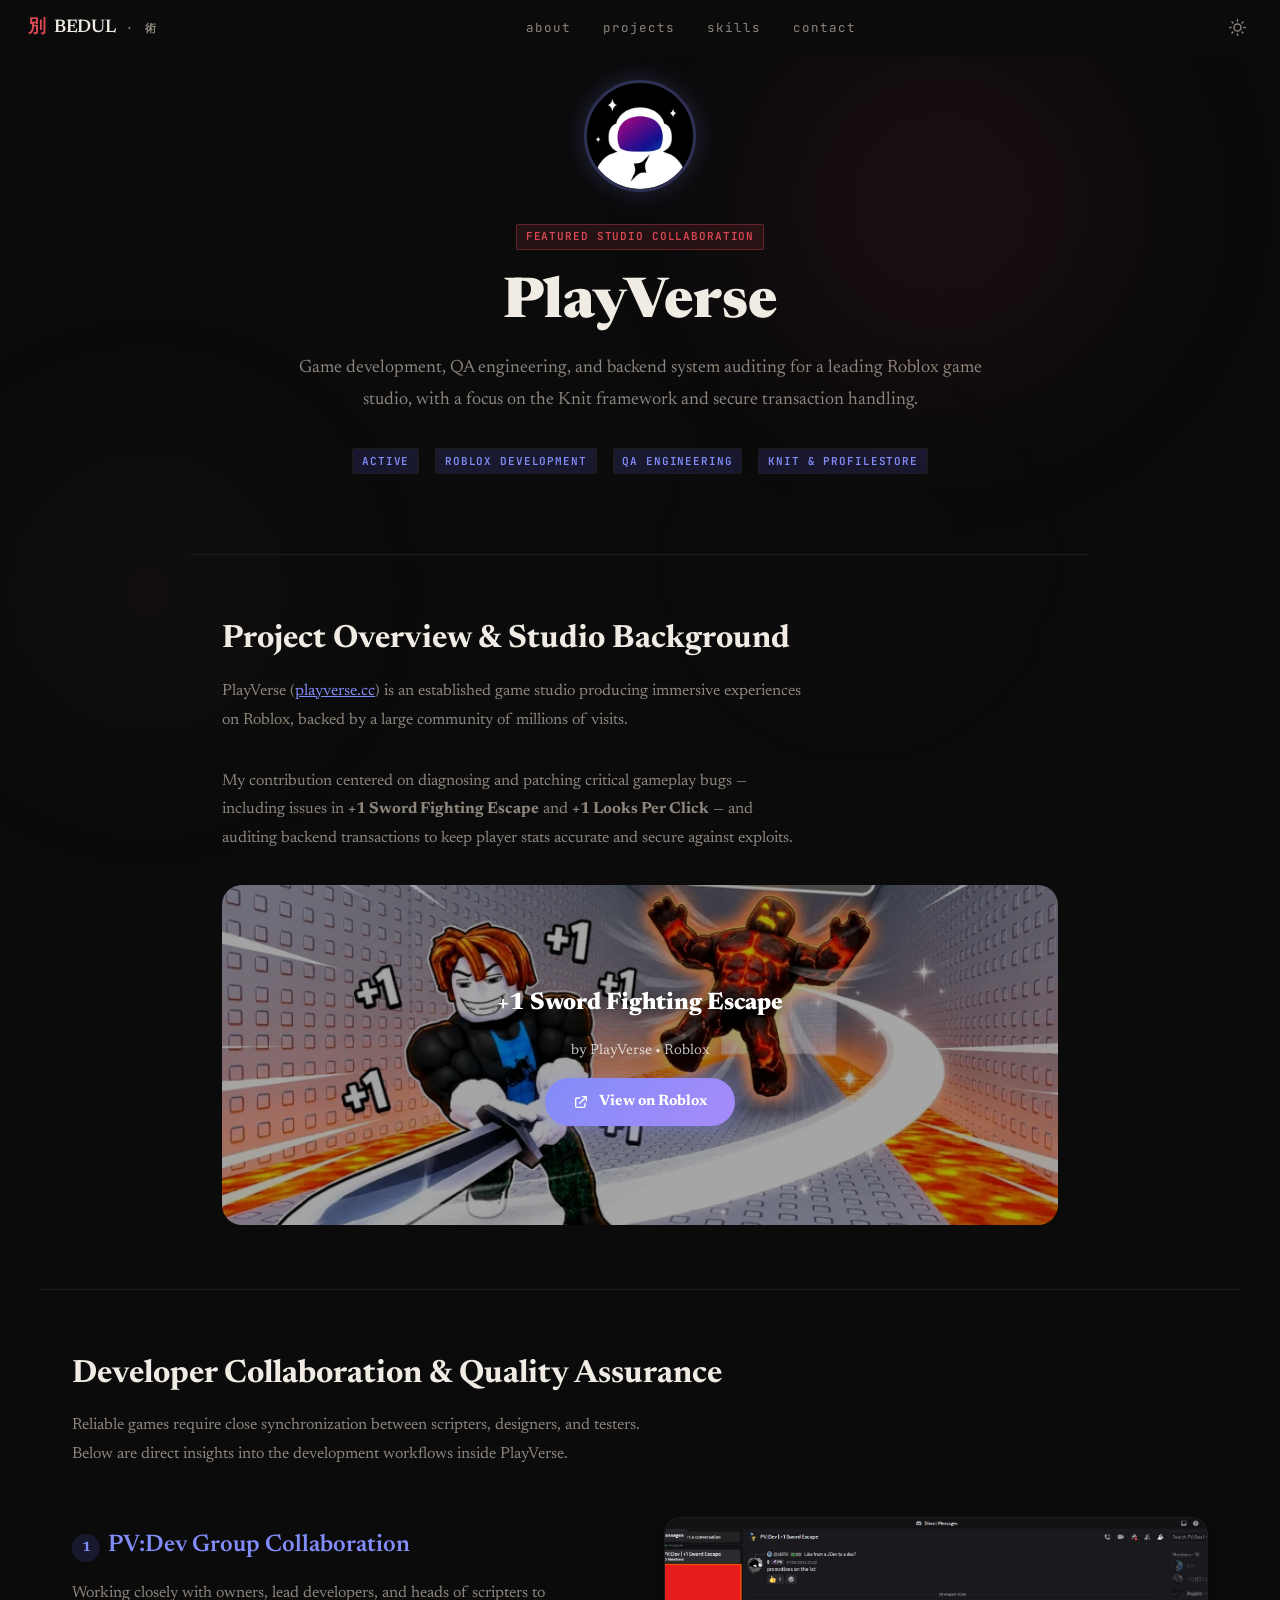
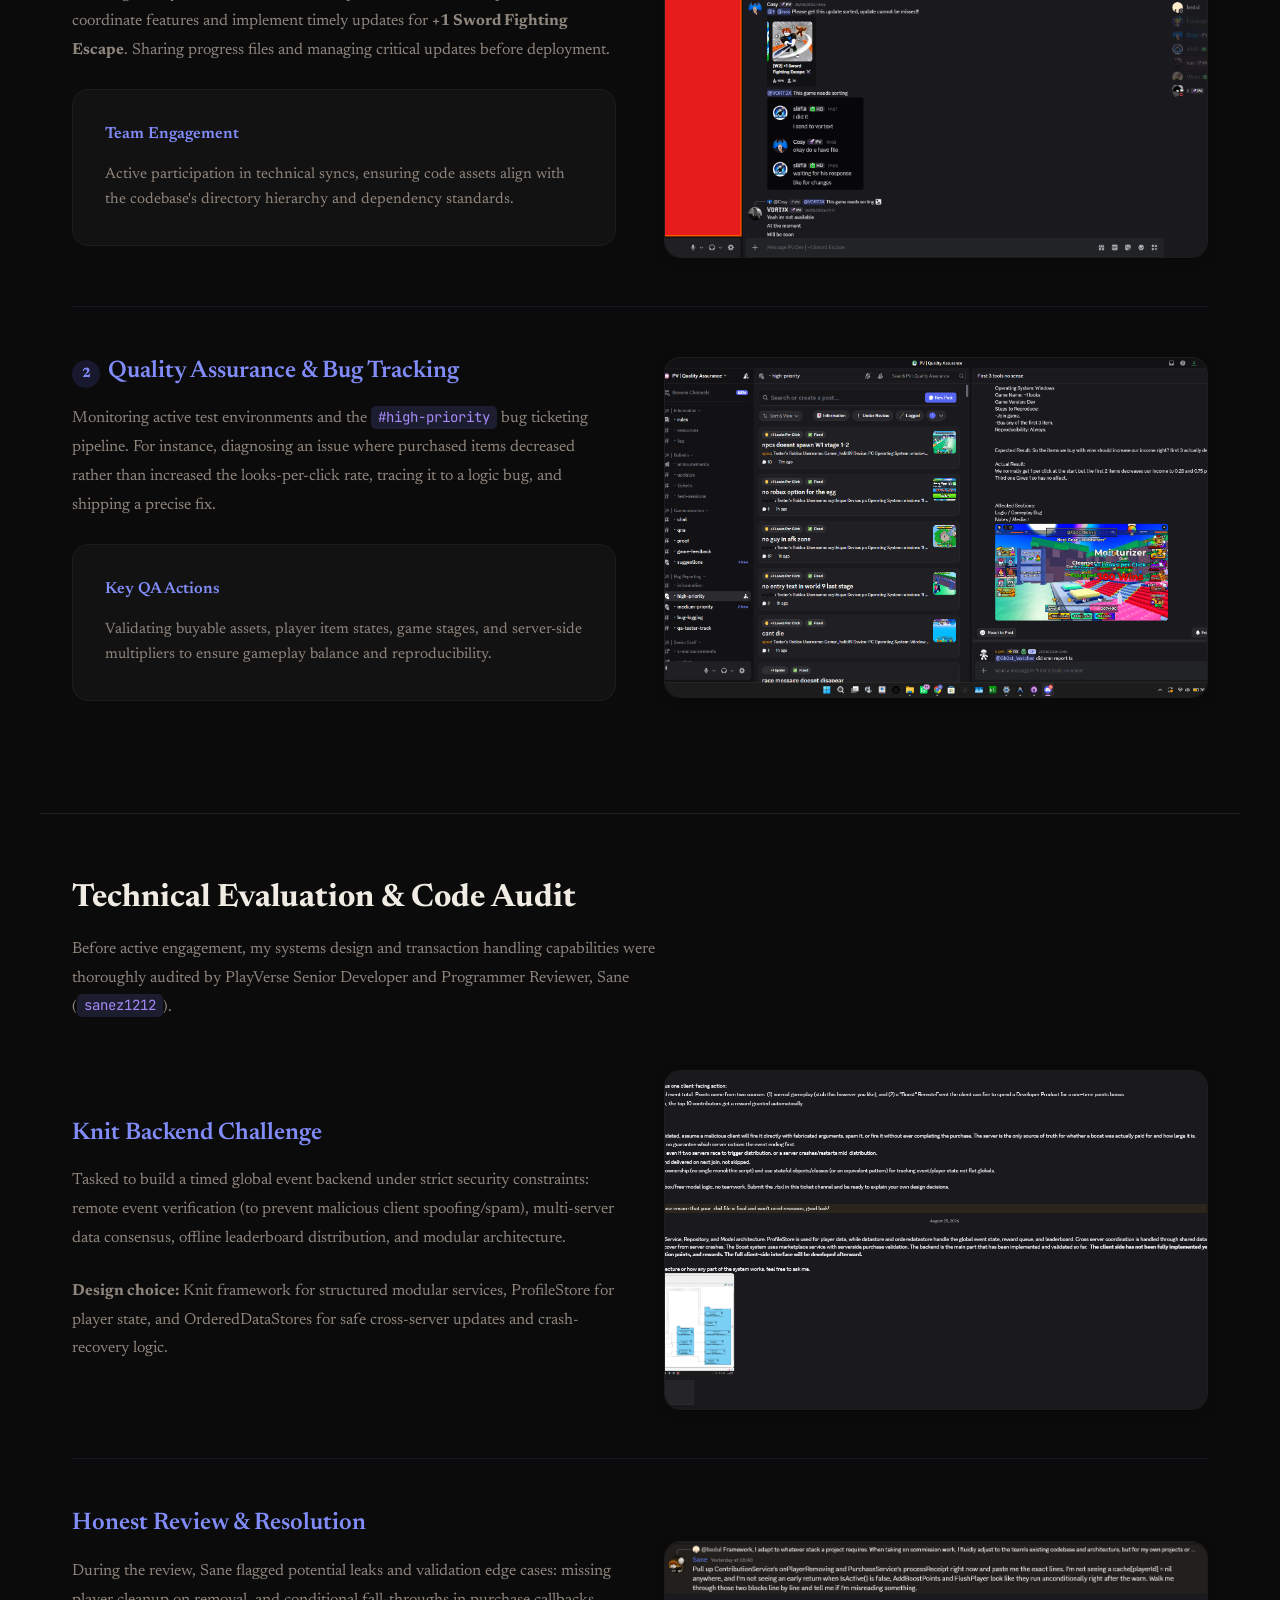
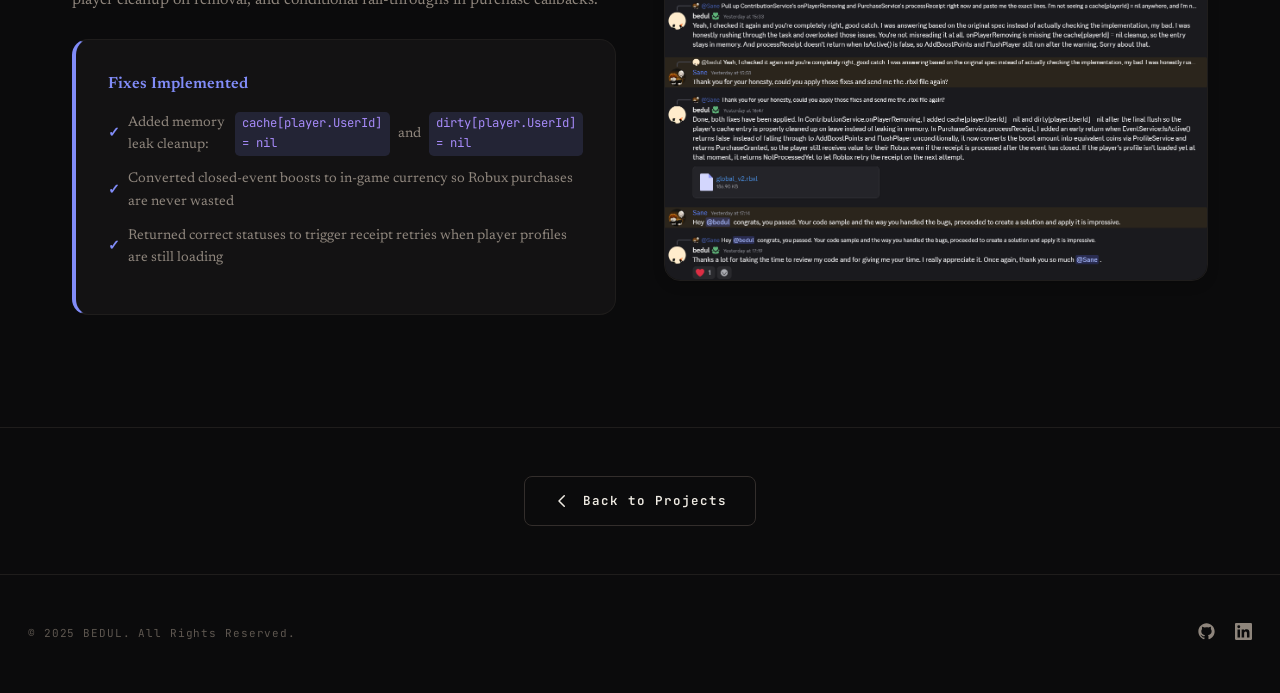
<file: playverse.html>
<!DOCTYPE html>
<html lang="en">

<head>
    <meta charset="UTF-8">
    <meta name="viewport" content="width=device-width, initial-scale=1.0">
    <title>PlayVerse - Game Development & QA Engineering</title>
    <meta name="description"
        content="PlayVerse - Game development, QA engineering, and backend service auditing for a leading Roblox studio.">
    <meta name="theme-color" content="#0a0a0f">

    <!-- Fonts -->
    <link rel="preconnect" href="https://fonts.googleapis.com">
    <link rel="preconnect" href="https://fonts.gstatic.com" crossorigin>
    <link href="https://fonts.googleapis.com/css2?family=Newsreader:ital,opsz,wght@0,6..72,400;0,6..72,500;0,6..72,600;1,6..72,400;1,6..72,500&family=JetBrains+Mono:wght@400;500;600;700&family=Inter:wght@400;500;600;700&display=swap" rel="stylesheet">

    <!-- Icons (Font Awesome) -->
    <link href="https://cdnjs.cloudflare.com/ajax/libs/font-awesome/6.4.0/css/all.min.css" rel="stylesheet">

    <!-- Custom CSS -->
    <link href="assets/css/style.css" rel="stylesheet">

    <!-- Page-specific styles -->
    <style>
        /* Typography */
        h1 {
            font-size: 3.5rem;
            font-weight: 800;
            line-height: 1.1;
        }

        h2 {
            font-size: 2rem;
            font-weight: 700;
            line-height: 1.3;
        }

        h3 {
            font-size: 1.5rem;
            font-weight: 600;
            line-height: 1.4;
        }

        h4 {
            font-size: 1.2rem;
            font-weight: 600;
            line-height: 1.5;
        }

        body {
            line-height: 1.6;
        }

        p {
            max-width: 65ch;
        }

        /* Spacing */
        .container {
            max-width: 1200px;
            margin: 0 auto;
        }

        .container-sm {
            max-width: 900px;
            margin: 0 auto;
        }

        section {
            padding-left: 2rem;
            padding-right: 2rem;
        }

        /* ---------------------------------------------------
           Reusable accent utilities (candidates to promote
           into assets/css/style.css once proven across pages)
        --------------------------------------------------- */
        :root {
            --accent: #818cf8;
            --accent-soft: #a78bfa;
            --accent-bg: rgba(99, 102, 241, .15);
            --accent-code-bg: rgba(129, 140, 248, .15);
        }

        .text-accent {
            color: var(--accent);
        }

        .badge-accent {
            background: var(--accent-bg);
            color: var(--accent);
        }

        .code-inline {
            background: var(--accent-code-bg);
            color: var(--accent-soft);
            padding: .15rem .45rem;
            border-radius: .3rem;
            font-family: 'JetBrains Mono', monospace;
            font-size: .875em;
        }

        .card--accent-border {
            border-left: 4px solid var(--accent);
        }

        .subheading {
            color: var(--accent);
            margin-bottom: 1rem;
        }

        .step-marker {
            display: inline-flex;
            align-items: center;
            justify-content: center;
            width: 1.75rem;
            height: 1.75rem;
            margin-right: .5rem;
            border-radius: 50%;
            background: var(--accent-bg);
            color: var(--accent);
            font-size: .85rem;
            font-weight: 700;
        }

        /* Hero Section */
        .hero {
            padding-top: 5rem;
            padding-bottom: 5rem;
            text-align: center;
        }

        .hero__badge {
            display: inline-block;
            margin-bottom: 1.5rem;
        }

        .hero__title {
            margin-bottom: 1rem;
        }

        .hero__subtitle {
            font-size: 1.125rem;
            color: var(--color-text-secondary);
            line-height: 1.8;
            margin-bottom: 2rem;
            max-width: 700px;
            margin-left: auto;
            margin-right: auto;
        }

        .hero__logo {
            width: 7rem;
            height: 7rem;
            border-radius: 50%;
            margin: 0 auto 2rem;
            display: block;
            border: 3px solid rgba(129, 140, 248, .3);
            box-shadow: 0 0 24px rgba(129, 140, 248, .2);
        }

        .hero__badges-row {
            display: flex;
            gap: 1rem;
            justify-content: center;
            flex-wrap: wrap;
        }

        /* Images */
        .image-container {
            border-radius: 1rem;
            overflow: hidden;
            box-shadow: 0 4px 12px rgba(0, 0, 0, .15);
            transition: all 0.3s ease;
        }

        .image-container:hover {
            transform: translateY(-4px);
            box-shadow: 0 12px 24px rgba(0, 0, 0, .2);
        }

        .image-container img {
            width: 100%;
            height: auto;
            display: block;
            border-radius: 1rem;
            aspect-ratio: 16 / 10;
            object-fit: cover;
        }

        /* Content Sections */
        .content-section {
            padding-top: 4rem;
            padding-bottom: 4rem;
        }

        .section__title {
            margin-bottom: 1rem;
            color: var(--color-text);
        }

        .section__subtitle {
            font-size: 1rem;
            color: var(--color-text-secondary);
            line-height: 1.8;
            margin-bottom: 2rem;
            max-width: 65ch;
        }

        .body-text {
            color: var(--color-text-secondary);
            line-height: 1.8;
            margin-bottom: 1.5rem;
        }

        /* Grids */
        .grid-2 {
            display: grid;
            grid-template-columns: 1fr 1fr;
            gap: 2rem;
            align-items: center;
        }

        .grid-2--media-first .media-col {
            order: -1;
        }

        @media (min-width: 769px) {

            /* Keep explanatory text first in DOM for readability & a11y,
               reverse visually only on wide layouts where the grid supports it */
            .grid-2--media-first .media-col {
                order: 2;
            }

            .grid-2--media-first .text-col {
                order: 1;
            }
        }

        .grid-3 {
            display: grid;
            grid-template-columns: repeat(auto-fit, minmax(300px, 1fr));
            gap: 2rem;
        }

        /* Cards */
        .card {
            background: var(--color-bg-secondary);
            border-radius: 1rem;
            padding: 2rem;
            transition: all 0.3s ease;
        }

        .card:hover {
            transform: translateY(-4px);
            box-shadow: 0 8px 16px rgba(0, 0, 0, .1);
        }

        .card__title {
            font-size: 1rem;
            font-weight: 600;
            margin-bottom: 1rem;
            color: var(--accent);
        }

        .card__text {
            color: var(--color-text-secondary);
            line-height: 1.7;
            font-size: 0.9375rem;
        }

        /* Lists */
        .list-unstyled {
            list-style: none;
            padding: 0;
            margin: 0;
        }

        .list-unstyled li {
            margin-bottom: 0.75rem;
            color: var(--color-text-secondary);
            display: flex;
            align-items: center;
            gap: 0.5rem;
        }

        .list-unstyled li:before {
            content: "✓";
            color: var(--accent);
            font-weight: 600;
            flex-shrink: 0;
        }

        /* Divider */
        .divider {
            height: 1px;
            background: rgba(129, 140, 248, .1);
            margin: 2rem 0;
        }

        /* Buttons */
        .btn {
            display: inline-flex;
            align-items: center;
            gap: 0.75rem;
            padding: 0.875rem 1.75rem;
            border-radius: 0.5rem;
            font-weight: 600;
            text-decoration: none;
            transition: all 0.3s ease;
            cursor: pointer;
        }

        .btn svg {
            width: 18px;
            height: 18px;
        }

        .btn-cta {
            padding: 0.75rem 1.75rem;
            background: linear-gradient(135deg, #818cf8, #a78bfa);
            color: #fff;
            font-weight: 700;
            font-size: 0.9375rem;
            border-radius: 2rem;
            text-decoration: none;
            box-shadow: 0 4px 20px rgba(129, 140, 248, .4);
            transition: transform 0.2s, box-shadow 0.2s;
        }

        .btn-cta:hover {
            transform: translateY(-2px);
            box-shadow: 0 8px 28px rgba(129, 140, 248, .55);
        }

        .banner {
            position: relative;
            border-radius: 1.25rem;
            overflow: hidden;
            margin-top: 2rem;
        }

        .banner img {
            width: 100%;
            height: 340px;
            object-fit: cover;
            display: block;
            filter: brightness(0.65);
        }

        .banner__overlay {
            position: absolute;
            inset: 0;
            display: flex;
            flex-direction: column;
            align-items: center;
            justify-content: center;
            gap: 1rem;
            padding: 1rem;
        }

        .banner__title {
            color: #fff;
            font-size: 1.5rem;
            font-weight: 800;
            text-shadow: 0 2px 12px rgba(0, 0, 0, .6);
            max-width: 100%;
            text-align: center;
            margin: 0;
        }

        .banner__meta {
            color: rgba(255, 255, 255, .75);
            font-size: 0.9rem;
            margin: 0;
        }

        @media (max-width: 768px) {
            .grid-2 {
                grid-template-columns: 1fr;
            }

            h1 {
                font-size: 2.5rem;
            }

            h2 {
                font-size: 1.5rem;
            }
        }
    </style>
</head>

<body>

    <!-- Ambient Background -->
    <div class="ambient-bg" aria-hidden="true">
        <div class="orb orb-1"></div>
        <div class="orb orb-2"></div>
        <div class="orb orb-3"></div>
    </div>

    <!-- Navbar -->
    <nav id="navbar">
        <div class="nav-inner">
            <a href="index.html" class="nav-brand">
                <span class="brand-hanko" aria-hidden="true">別</span>
                <span>BEDUL</span>
                <span class="brand-sub">· 術</span>
            </a>

            <ul class="nav-links" id="nav-links">
                <li><a href="index.html#about">About</a></li>
                <li><a href="index.html#projects">Projects</a></li>
                <li><a href="index.html#skills">Skills</a></li>
                <li><a href="index.html#contact">Contact</a></li>
            </ul>

            <div style="display:flex;align-items:center;gap:.5rem;">
                <button id="theme-toggle" aria-label="Toggle theme" title="Toggle theme">
                    <svg id="icon-moon" xmlns="http://www.w3.org/2000/svg" viewBox="0 0 24 24" fill="none"
                        stroke="currentColor" stroke-width="2" stroke-linecap="round" stroke-linejoin="round">
                        <path d="M21 12.79A9 9 0 1 1 11.21 3 7 7 0 0 0 21 12.79z" />
                    </svg>
                    <svg id="icon-sun" xmlns="http://www.w3.org/2000/svg" viewBox="0 0 24 24" fill="none"
                        stroke="currentColor" stroke-width="2" stroke-linecap="round" stroke-linejoin="round"
                        style="display:none">
                        <circle cx="12" cy="12" r="5" />
                        <line x1="12" y1="1" x2="12" y2="3" />
                        <line x1="12" y1="21" x2="12" y2="23" />
                        <line x1="4.22" y1="4.22" x2="5.64" y2="5.64" />
                        <line x1="18.36" y1="18.36" x2="19.78" y2="19.78" />
                        <line x1="1" y1="12" x2="3" y2="12" />
                        <line x1="21" y1="12" x2="23" y2="12" />
                        <line x1="4.22" y1="19.78" x2="5.64" y2="18.36" />
                        <line x1="18.36" y1="5.64" x2="19.78" y2="4.22" />
                    </svg>
                </button>
                <button id="mobile-menu-btn" aria-label="Toggle menu">
                    <svg xmlns="http://www.w3.org/2000/svg" width="22" height="22" fill="none" stroke="currentColor"
                        stroke-width="2" stroke-linecap="round" stroke-linejoin="round" viewBox="0 0 24 24">
                        <line x1="3" y1="6" x2="21" y2="6" />
                        <line x1="3" y1="12" x2="21" y2="12" />
                        <line x1="3" y1="18" x2="21" y2="18" />
                    </svg>
                </button>
            </div>
        </div>
    </nav>

    <!-- Mobile Nav -->
    <div id="mobile-nav">
        <a href="index.html#about">About</a>
        <a href="index.html#projects">Projects</a>
        <a href="index.html#skills">Skills</a>
        <a href="index.html#contact">Contact</a>
    </div>

    <main>

        <!-- HERO SECTION -->
        <section class="hero container-sm">
            <div class="reveal">
                <img src="assets/images/PlayVerse/logo.webp" alt="PlayVerse Logo" class="hero__logo">
                <span class="badge badge-featured hero__badge">Featured Studio Collaboration</span>

                <h1 class="hero__title">PlayVerse</h1>

                <p class="hero__subtitle">
                    Game development, QA engineering, and backend system auditing for a leading Roblox game studio, with
                    a focus on the Knit framework and secure transaction handling.
                </p>

                <div class="hero__badges-row">
                    <span class="badge badge-accent">Active</span>
                    <span class="badge badge-accent">Roblox Development</span>
                    <span class="badge badge-accent">QA Engineering</span>
                    <span class="badge badge-accent">Knit &amp; ProfileStore</span>
                </div>
            </div>
        </section>

        <!-- OVERVIEW SECTION -->
        <section class="content-section container-sm" aria-labelledby="overview-title">
            <div class="reveal">
                <h2 id="overview-title" class="section__title">Project Overview &amp; Studio Background</h2>
                <p class="section__subtitle">
                    PlayVerse (<a href="https://www.playverse.cc/" target="_blank" rel="noopener" class="text-accent"
                        style="text-decoration: underline;">playverse.cc</a>) is an established game studio producing
                    immersive experiences on Roblox, backed by a large community of millions of visits.
                </p>
                <p class="body-text">
                    My contribution centered on diagnosing and patching critical gameplay bugs — including issues in
                    <strong>+1 Sword Fighting Escape</strong> and <strong>+1 Looks Per Click</strong> — and auditing
                    backend transactions to keep player stats accurate and secure against exploits.
                </p>

                <!-- Game Banner -->
                <div class="banner">
                    <img src="assets/images/PlayVerse/game-bg.webp" alt="+1 Sword Fighting Escape gameplay"
                        loading="lazy">
                    <div class="banner__overlay">
                        <p class="banner__title">+1 Sword Fighting Escape</p>
                        <p class="banner__meta">by PlayVerse &bull; Roblox</p>
                        <a href="https://www.roblox.com/games/71132391335247/1-Sword-Fighting-Escape" target="_blank"
                            rel="noopener" class="btn-cta"
                            style="display: inline-flex; align-items: center; gap: 0.6rem;">
                            <svg xmlns="http://www.w3.org/2000/svg" fill="none" viewBox="0 0 24 24"
                                stroke="currentColor" stroke-width="2" width="16" height="16" aria-hidden="true">
                                <path stroke-linecap="round" stroke-linejoin="round"
                                    d="M10 6H6a2 2 0 00-2 2v10a2 2 0 002 2h10a2 2 0 002-2v-4M14 4h6m0 0v6m0-6L10 14" />
                            </svg>
                            View on Roblox
                        </a>
                    </div>
                </div>
            </div>
        </section>

        <!-- COLLABORATION SECTION -->
        <section class="content-section container" aria-labelledby="collab-title">
            <div class="reveal">
                <h2 id="collab-title" class="section__title">Developer Collaboration &amp; Quality Assurance</h2>
                <p class="section__subtitle">
                    Reliable games require close synchronization between scripters, designers, and testers. Below are
                    direct insights into the development workflows inside PlayVerse.
                </p>

                <article class="grid-2 grid-2--media-first" style="margin: 3rem 0; gap: 3rem;">
                    <div class="text-col">
                        <h3 class="subheading"><span class="step-marker" aria-hidden="true">1</span>PV:Dev Group
                            Collaboration</h3>
                        <p class="body-text">
                            Working closely with owners, lead developers, and heads of scripters to coordinate features
                            and implement timely updates for <strong>+1 Sword Fighting Escape</strong>. Sharing progress
                            files and managing critical updates before deployment.
                        </p>
                        <div class="card">
                            <h4 class="card__title">Team Engagement</h4>
                            <p class="card__text">
                                Active participation in technical syncs, ensuring code assets align with the codebase's
                                directory hierarchy and dependency standards.
                            </p>
                        </div>
                    </div>
                    <a href="assets/images/PlayVerse/work-at.png" target="_blank" rel="noopener"
                        class="image-container media-col">
                        <img src="assets/images/PlayVerse/work-at.png" alt="Developer Discord team chat screenshot"
                            loading="lazy">
                    </a>
                </article>

                <div class="divider"></div>

                <article class="grid-2 grid-2--media-first" style="margin: 3rem 0; gap: 3rem;">
                    <div class="text-col">
                        <h3 class="subheading"><span class="step-marker" aria-hidden="true">2</span>Quality Assurance
                            &amp; Bug Tracking</h3>
                        <p class="body-text">
                            Monitoring active test environments and the <code class="code-inline">#high-priority</code>
                            bug ticketing pipeline. For instance, diagnosing an issue where purchased items decreased
                            rather than increased the looks-per-click rate, tracing it to a logic bug, and shipping a
                            precise fix.
                        </p>
                        <div class="card">
                            <h4 class="card__title">Key QA Actions</h4>
                            <p class="card__text">
                                Validating buyable assets, player item states, game stages, and server-side multipliers
                                to ensure gameplay balance and reproducibility.
                            </p>
                        </div>
                    </div>
                    <a href="assets/images/PlayVerse/work-2.png" target="_blank" rel="noopener"
                        class="image-container media-col">
                        <img src="assets/images/PlayVerse/work-2.png"
                            alt="Quality Assurance ticketing interface screenshot" loading="lazy">
                    </a>
                </article>
            </div>
        </section>

        <!-- TECHNICAL INTERVIEW & AUDIT -->
        <section class="content-section container" aria-labelledby="audit-title">
            <div class="reveal">
                <h2 id="audit-title" class="section__title">Technical Evaluation &amp; Code Audit</h2>
                <p class="section__subtitle">
                    Before active engagement, my systems design and transaction handling capabilities were thoroughly
                    audited by PlayVerse Senior Developer and Programmer Reviewer, Sane (<code
                        class="code-inline">sanez1212</code>).
                </p>

                <article class="grid-2" style="margin: 3rem 0; gap: 3rem;">
                    <div>
                        <h3 class="subheading">Knit Backend Challenge</h3>
                        <p class="body-text">
                            Tasked to build a timed global event backend under strict security constraints: remote event
                            verification (to prevent malicious client spoofing/spam), multi-server data consensus,
                            offline leaderboard distribution, and modular architecture.
                        </p>
                        <p class="body-text" style="margin-bottom: 0;">
                            <strong>Design choice:</strong> Knit framework for structured modular services, ProfileStore
                            for player state, and OrderedDataStores for safe cross-server updates and crash-recovery
                            logic.
                        </p>
                    </div>
                    <a href="assets/images/PlayVerse/interview-1.png" target="_blank" rel="noopener"
                        class="image-container">
                        <img src="assets/images/PlayVerse/interview-1.png"
                            alt="Technical task instructions and submission screenshot" loading="lazy">
                    </a>
                </article>

                <div class="divider"></div>

                <article class="grid-2 grid-2--media-first" style="margin: 3rem 0; gap: 3rem;">
                    <div class="text-col">
                        <h3 class="subheading">Honest Review &amp; Resolution</h3>
                        <p class="body-text">
                            During the review, Sane flagged potential leaks and validation edge cases: missing player
                            cleanup on removal, and conditional fall-throughs in purchase callbacks.
                        </p>
                        <div class="card card--accent-border">
                            <h4 class="card__title">Fixes Implemented</h4>
                            <ul class="list-unstyled" style="margin-bottom: 0; font-size: 0.875rem;">
                                <li>Added memory leak cleanup: <code
                                        class="code-inline">cache[player.UserId] = nil</code> and <code
                                        class="code-inline">dirty[player.UserId] = nil</code></li>
                                <li>Converted closed-event boosts to in-game currency so Robux purchases are never
                                    wasted</li>
                                <li>Returned correct statuses to trigger receipt retries when player profiles are still
                                    loading</li>
                            </ul>
                        </div>
                    </div>
                    <a href="assets/images/PlayVerse/interview-2.png" target="_blank" rel="noopener"
                        class="image-container media-col">
                        <img src="assets/images/PlayVerse/interview-2.png" alt="Code review discussion screenshot"
                            loading="lazy">
                    </a>
                </article>
            </div>
        </section>

        <!-- Back to Projects -->
        <section style="padding: 3rem 2rem; text-align: center;">
            <a href="index.html#projects" class="btn btn-secondary">
                <svg xmlns="http://www.w3.org/2000/svg" fill="none" viewBox="0 0 24 24" stroke="currentColor"
                    stroke-width="2" aria-hidden="true">
                    <path stroke-linecap="round" stroke-linejoin="round" d="M15 19l-7-7 7-7" />
                </svg>
                Back to Projects
            </a>
        </section>

    </main>

    <!-- Footer -->
    <footer>
        <div class="footer-inner">
            <p>&copy; 2025 BEDUL. All Rights Reserved.</p>
            <div class="footer-links">
                <a href="https://github.com/addinzulfikar" target="_blank" rel="noopener" aria-label="GitHub">
                    <svg xmlns="http://www.w3.org/2000/svg" fill="currentColor" viewBox="0 0 24 24">
                        <path
                            d="M12 .5C5.73.5.5 5.73.5 12c0 5.08 3.29 9.38 7.86 10.9.57.1.78-.25.78-.55v-2c-3.19.69-3.86-1.54-3.86-1.54-.52-1.32-1.27-1.67-1.27-1.67-1.04-.71.08-.7.08-.7 1.15.08 1.76 1.18 1.76 1.18 1.02 1.75 2.68 1.24 3.33.95.1-.74.4-1.24.72-1.52-2.55-.29-5.23-1.27-5.23-5.67 0-1.25.45-2.28 1.18-3.08-.12-.29-.51-1.46.11-3.04 0 0 .96-.31 3.14 1.17a10.9 10.9 0 0 1 2.86-.38c.97 0 1.95.13 2.86.38 2.18-1.48 3.14-1.17 3.14-1.17.62 1.58.23 2.75.11 3.04.73.8 1.18 1.83 1.18 3.08 0 4.41-2.69 5.38-5.25 5.66.41.36.78 1.06.78 2.13v3.16c0 .31.2.66.79.55C20.21 21.38 23.5 17.08 23.5 12 23.5 5.73 18.27.5 12 .5z" />
                    </svg>
                </a>
                <a href="https://www.linkedin.com/in/addinzulfikar108/" target="_blank" rel="noopener"
                    aria-label="LinkedIn">
                    <svg xmlns="http://www.w3.org/2000/svg" fill="currentColor" viewBox="0 0 24 24">
                        <path
                            d="M20.447 20.452h-3.554v-5.569c0-1.328-.027-3.037-1.852-3.037-1.853 0-2.136 1.445-2.136 2.939v5.667H9.351V9h3.414v1.561h.046c.477-.9 1.637-1.85 3.37-1.85 3.601 0 4.267 2.37 4.267 5.455v6.286zM5.337 7.433a2.062 2.062 0 01-2.063-2.065 2.064 2.064 0 112.063 2.065zm1.782 13.019H3.555V9h3.564v11.452zM22.225 0H1.771C.792 0 0 .774 0 1.729v20.542C0 23.227.792 24 1.771 24h20.451C23.2 24 24 23.227 24 22.271V1.729C24 .774 23.2 0 22.222 0h.003z" />
                    </svg>
                </a>
            </div>
        </div>
    </footer>

    <script src="assets/js/script.js"></script>
</body>

</html>
</file>
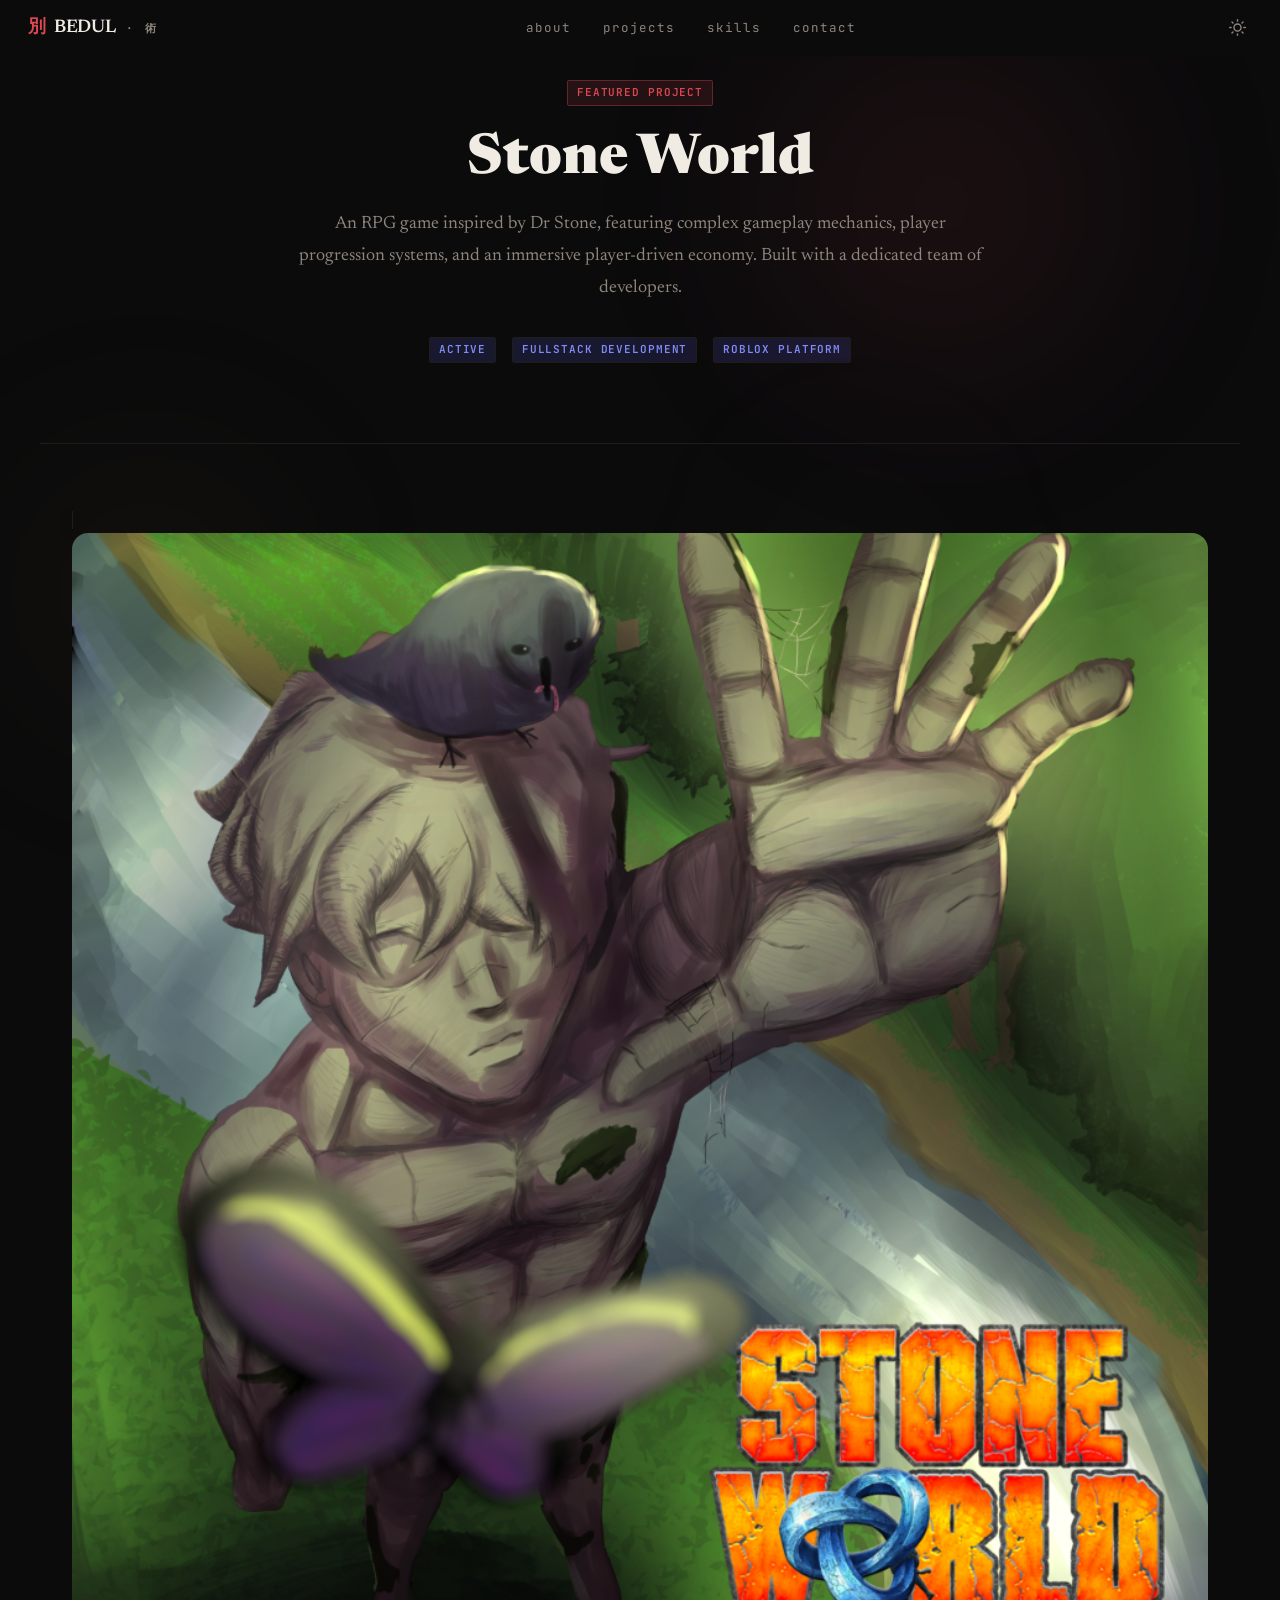
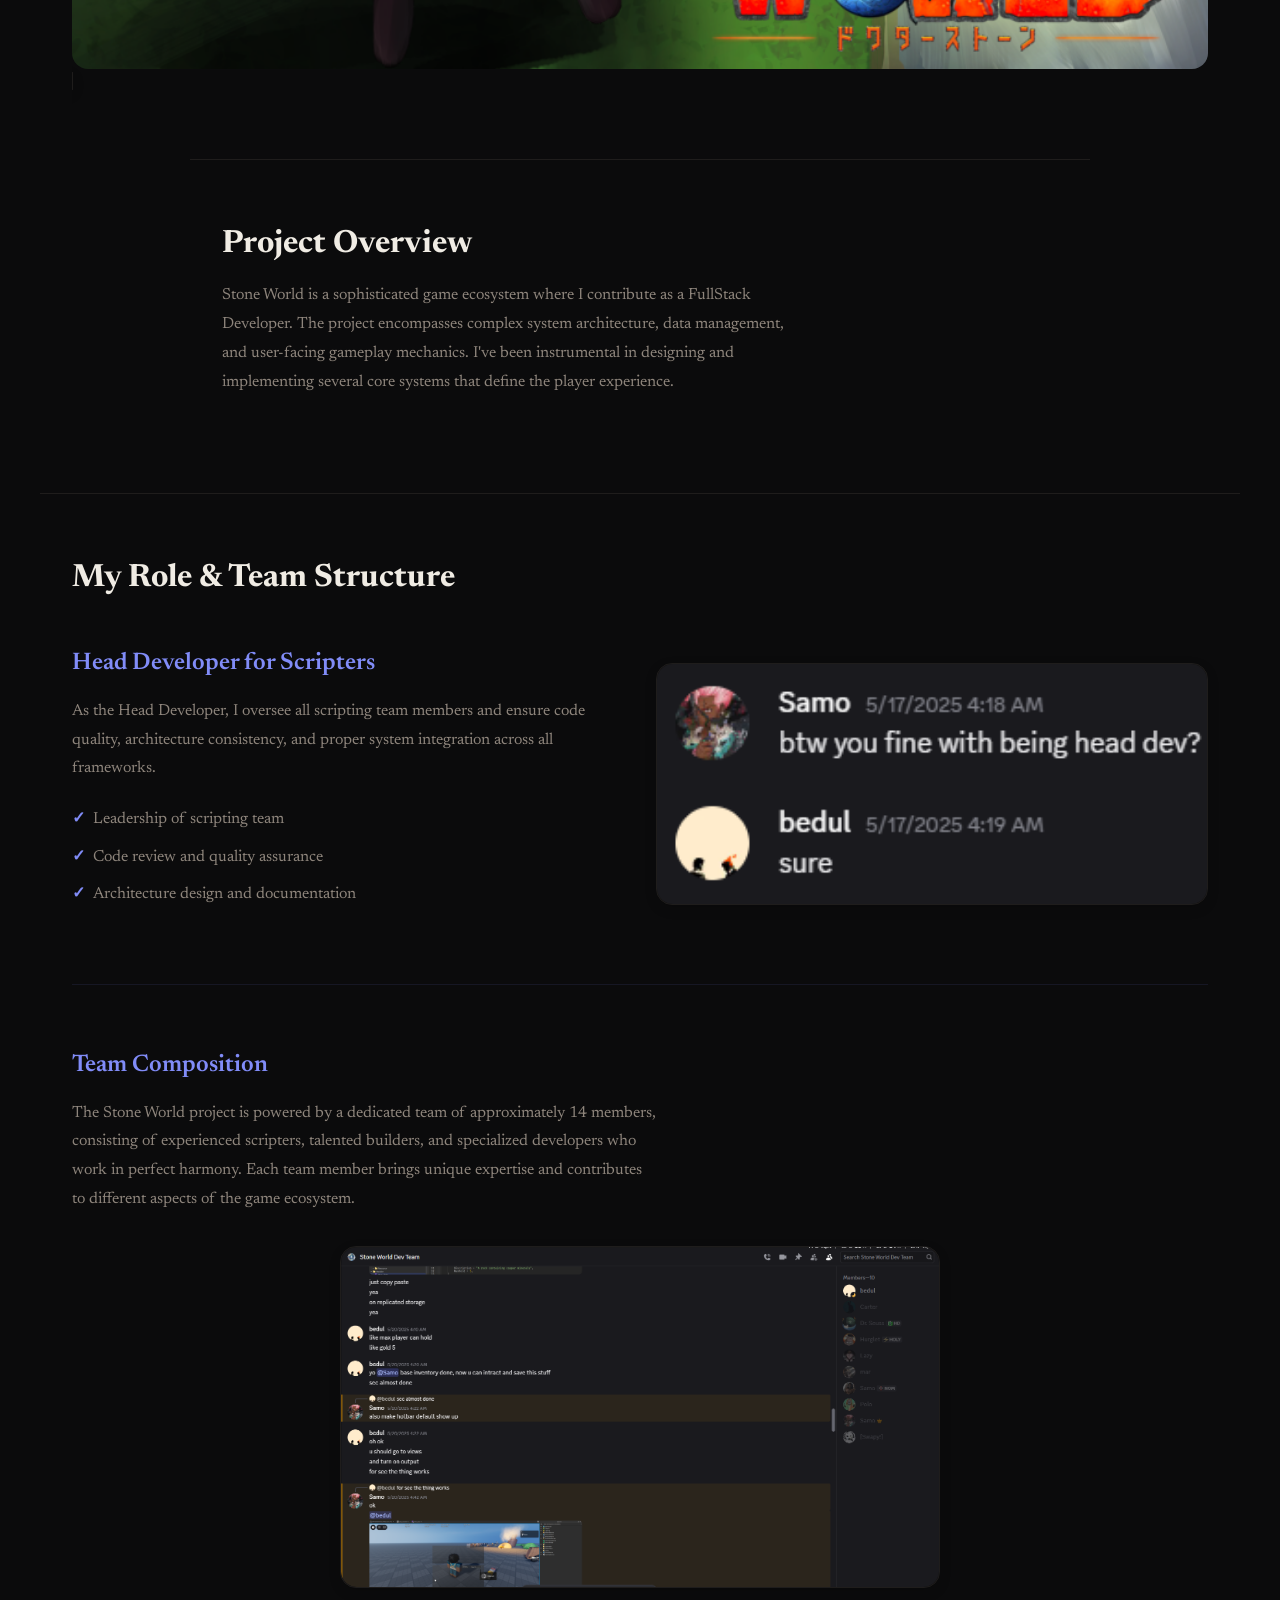
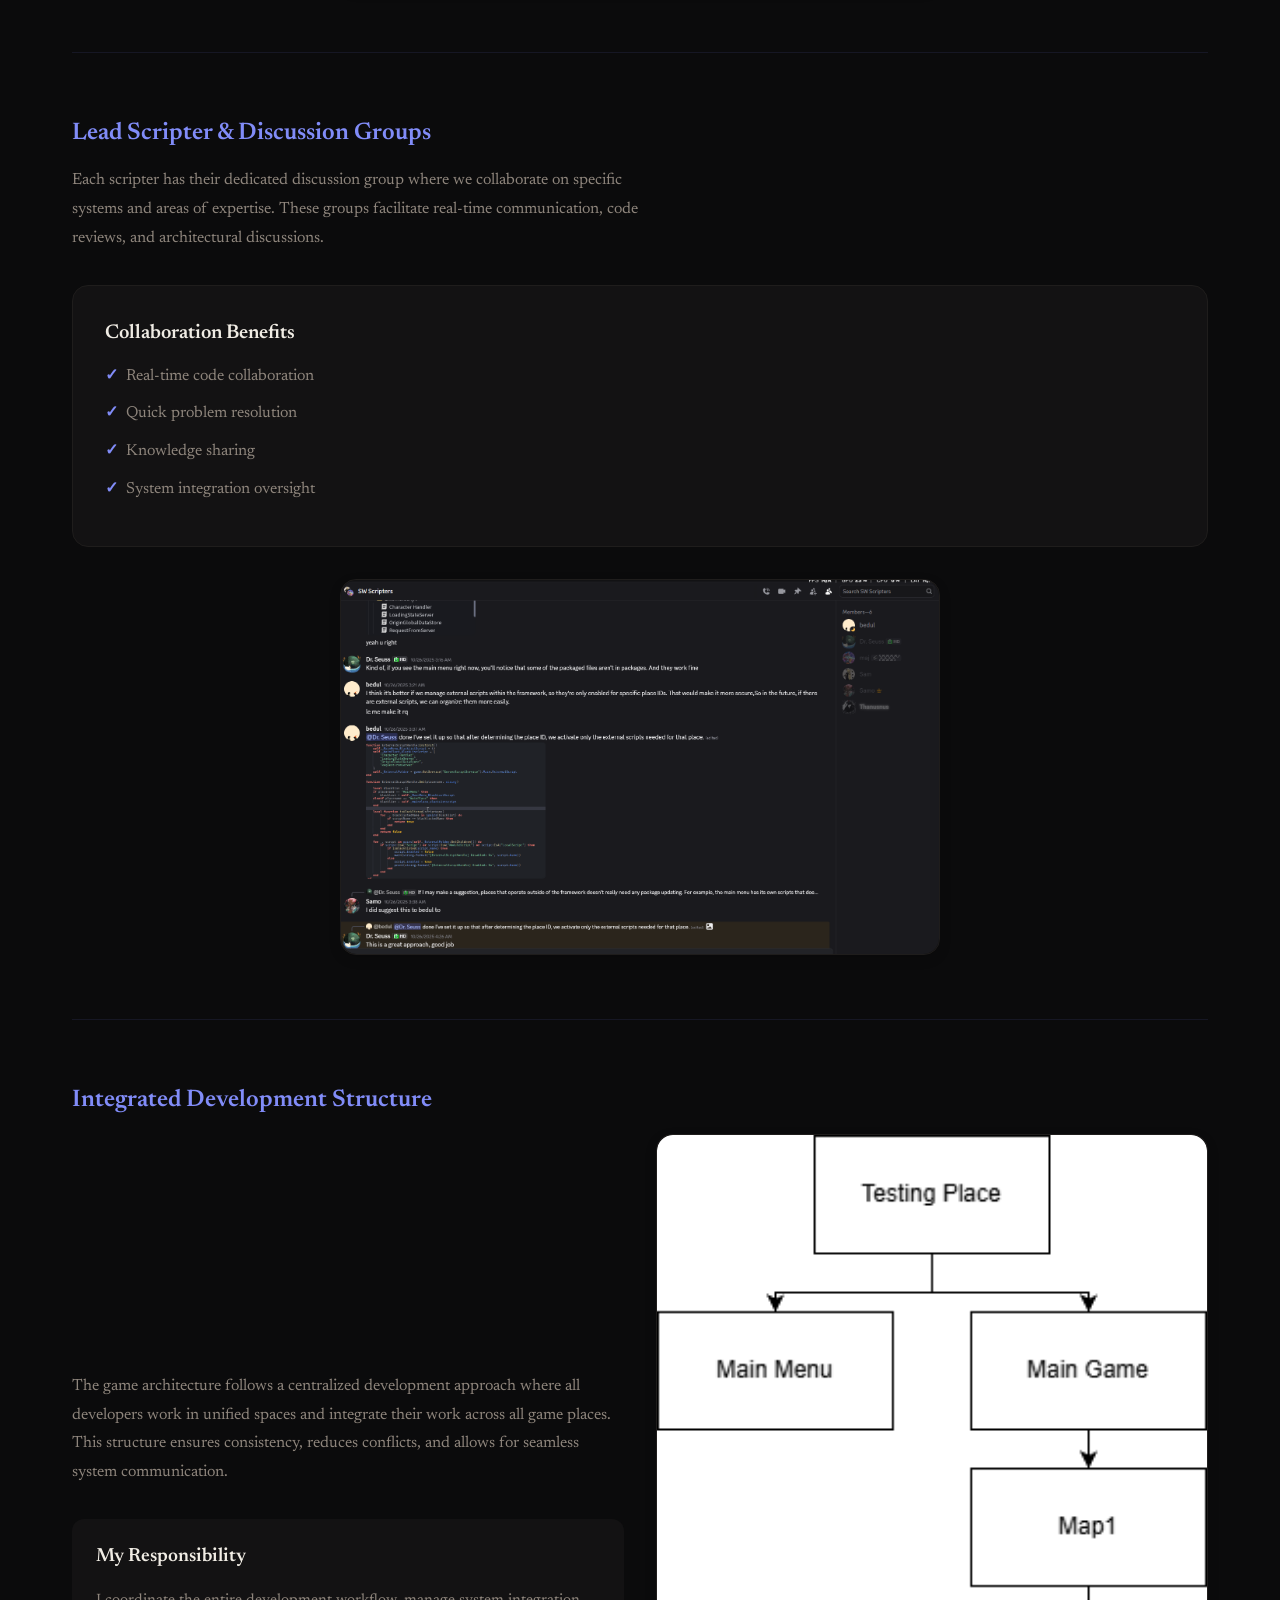
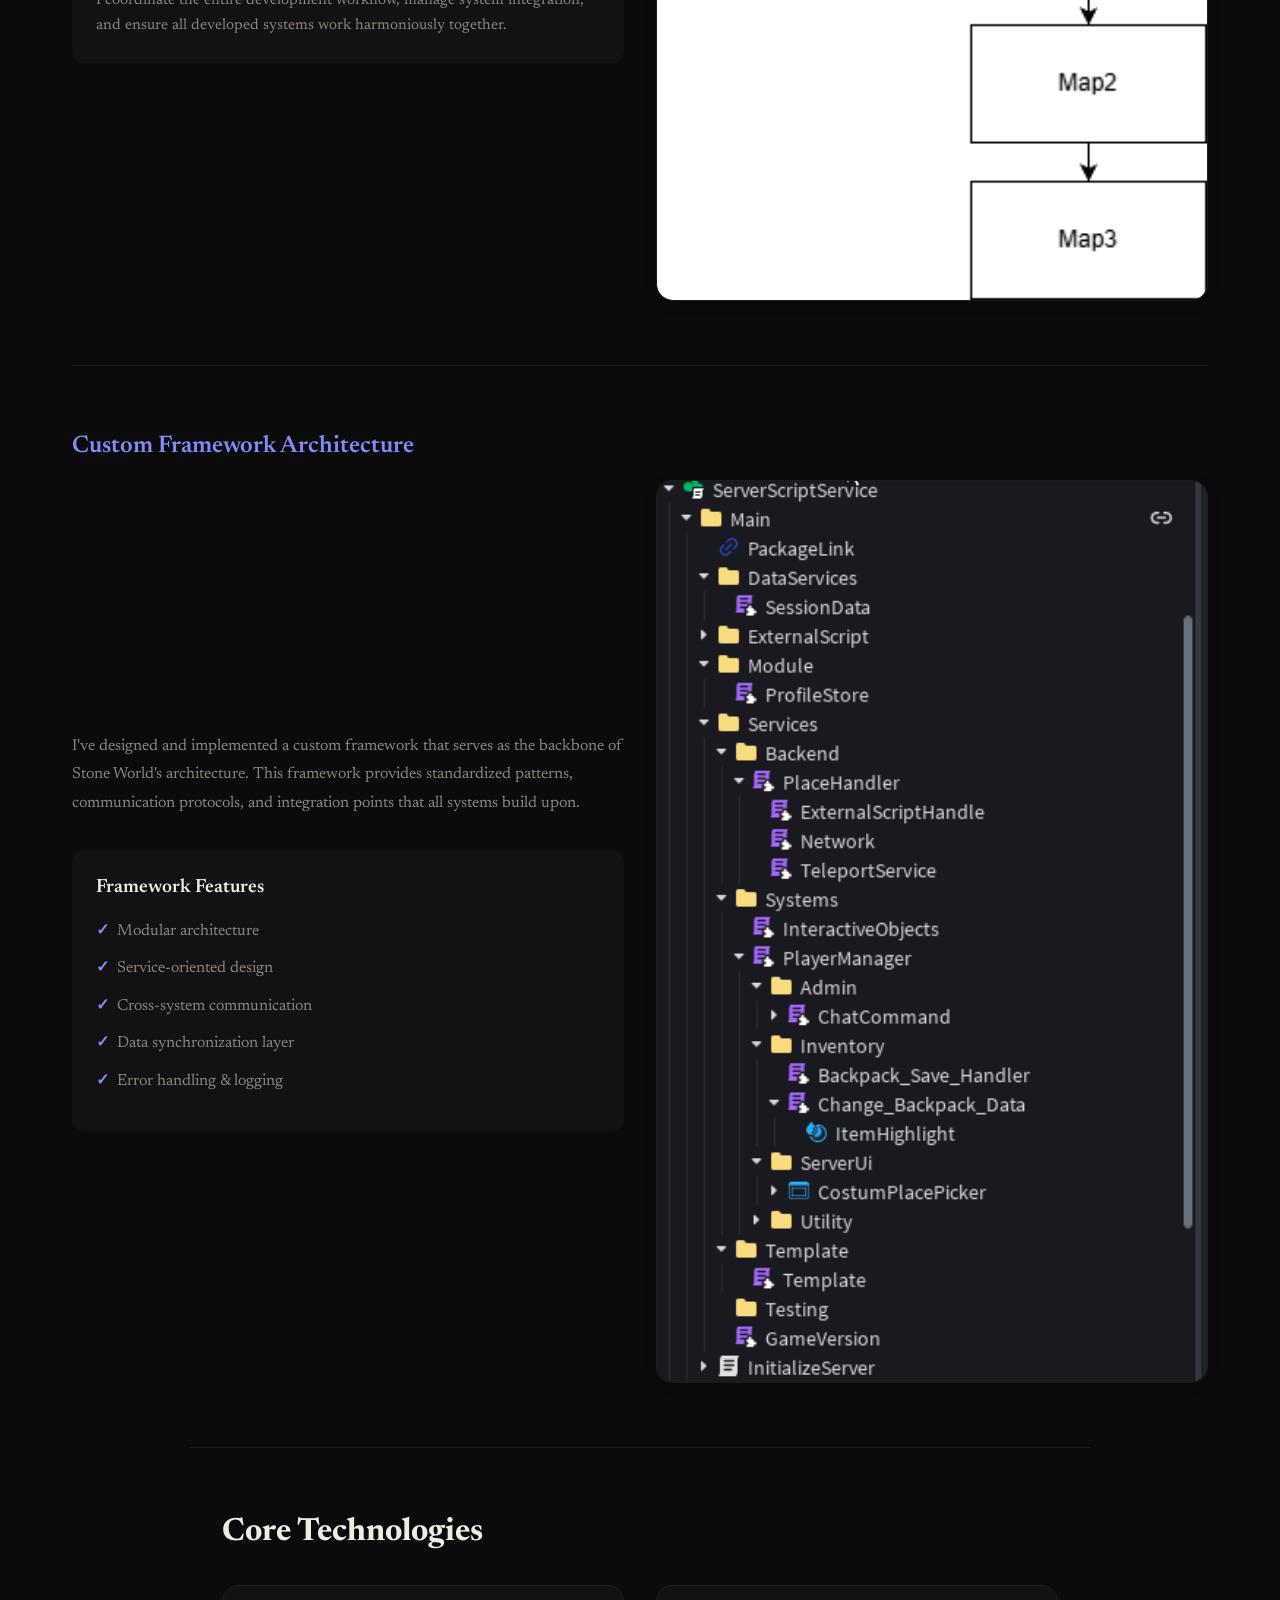
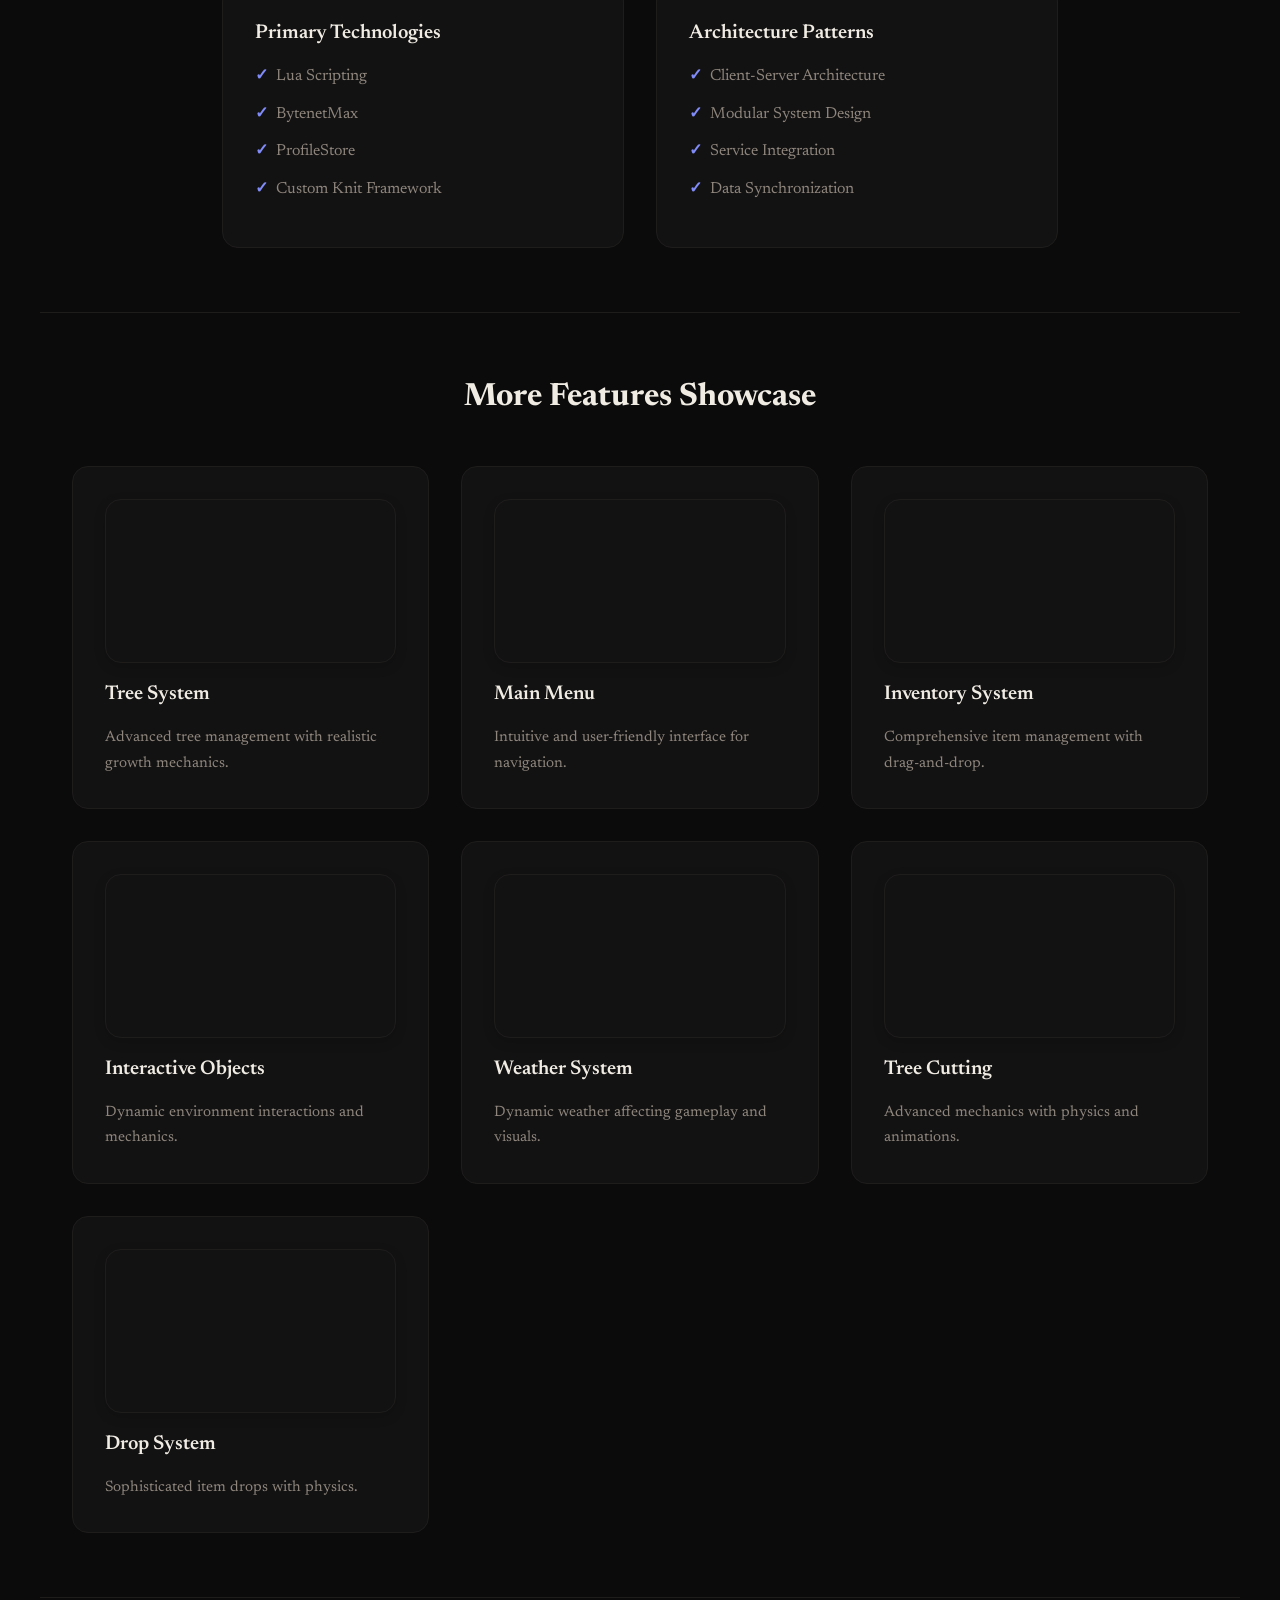
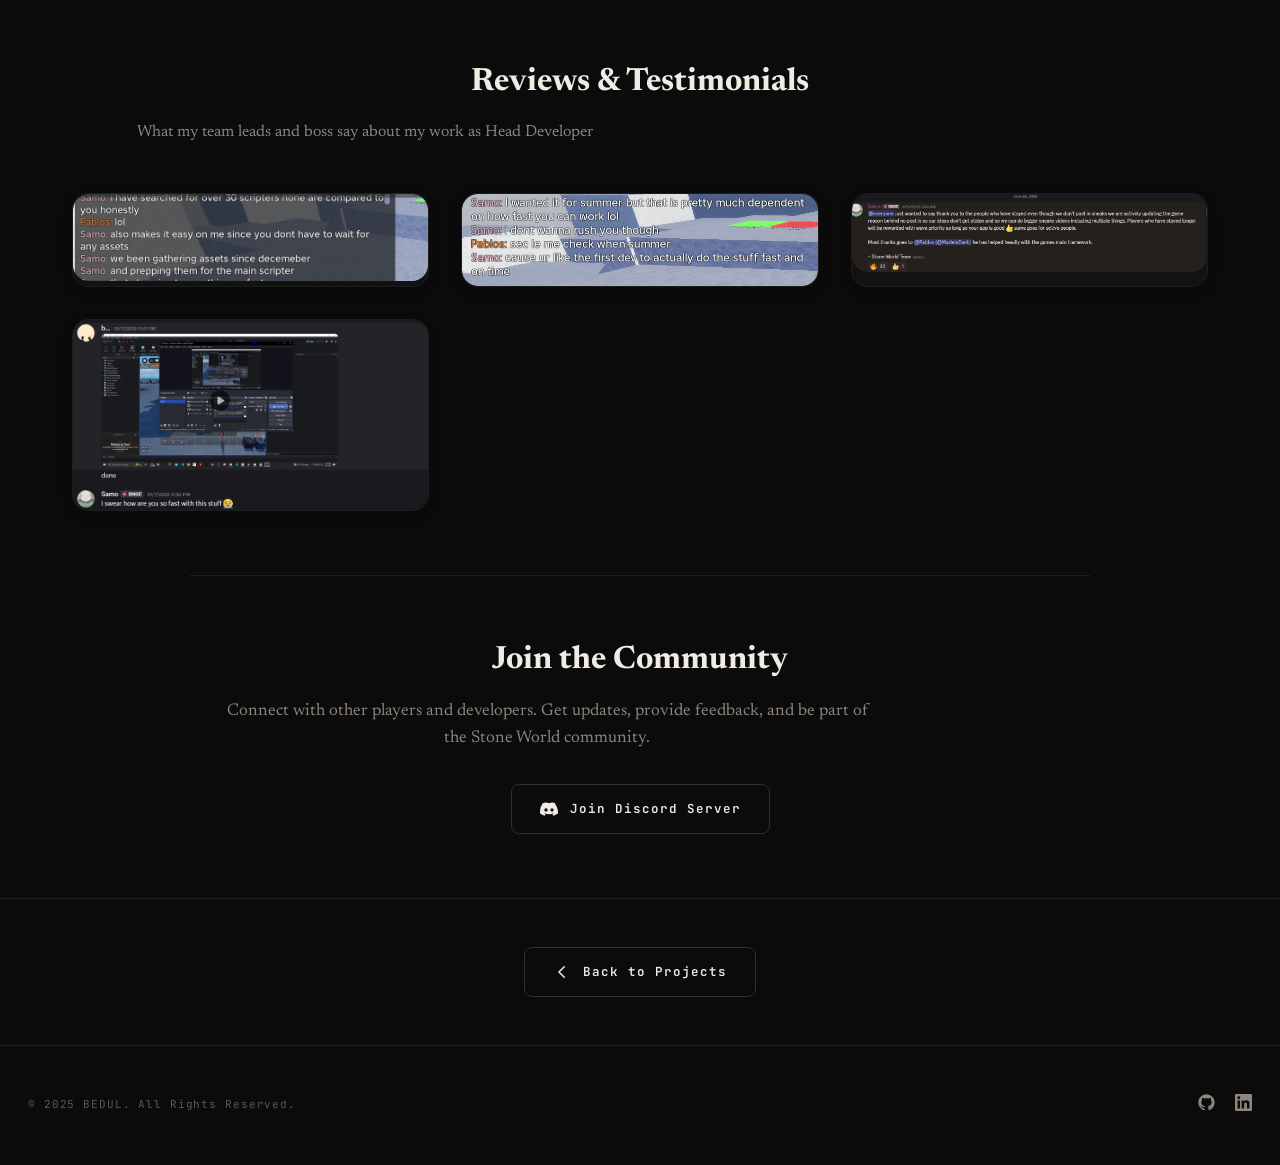
<file: stone-world.html>
<!DOCTYPE html>
<html lang="en">
<head>
    <meta charset="UTF-8">
    <meta name="viewport" content="width=device-width, initial-scale=1.0">
    <title>Stone World - BEDUL's FullStack Game Development Project</title>
    <meta name="description" content="Stone World - A large-scale Roblox game project featuring complex systems including custom inventory, weather, and interactive mechanics.">
    <meta name="theme-color" content="#0a0a0f">

    <!-- Fonts -->
    <link rel="preconnect" href="https://fonts.googleapis.com">
    <link rel="preconnect" href="https://fonts.gstatic.com" crossorigin>
    <link href="https://fonts.googleapis.com/css2?family=Newsreader:ital,opsz,wght@0,6..72,400;0,6..72,500;0,6..72,600;1,6..72,400;1,6..72,500&family=JetBrains+Mono:wght@400;500;600;700&family=Inter:wght@400;500;600;700&display=swap" rel="stylesheet">

    <!-- Icons (Font Awesome) -->
    <link href="https://cdnjs.cloudflare.com/ajax/libs/font-awesome/6.4.0/css/all.min.css" rel="stylesheet">

    <!-- Custom CSS -->
    <link href="assets/css/style.css" rel="stylesheet">
    
    <!-- Page-specific styles (clean, organized) -->
    <style>
        /* ═══════════════════════════════════════
           TYPOGRAPHY SYSTEM (1.25 scale)
           ═══════════════════════════════════════ */
        h1 { font-size: 3.5rem; font-weight: 800; line-height: 1.1; }
        h2 { font-size: 2rem; font-weight: 700; line-height: 1.3; }
        h3 { font-size: 1.5rem; font-weight: 600; line-height: 1.4; }
        h4 { font-size: 1.2rem; font-weight: 600; line-height: 1.5; }
        
        body { line-height: 1.6; }
        p { max-width: 65ch; }
        
        /* ═══════════════════════════════════════
           SPACING SYSTEM (8px base)
           ═══════════════════════════════════════ */
        .space-xs { margin: 0.5rem; }
        .space-sm { margin: 1rem; }
        .space-md { margin: 2rem; }
        .space-lg { margin: 3rem; }
        .space-xl { margin: 4rem; }
        
        .px-sm { padding-left: 1rem; padding-right: 1rem; }
        .px-md { padding-left: 2rem; padding-right: 2rem; }
        .py-sm { padding-top: 1rem; padding-bottom: 1rem; }
        .py-md { padding-top: 2rem; padding-bottom: 2rem; }
        .py-lg { padding-top: 3rem; padding-bottom: 3rem; }
        .py-xl { padding-top: 5rem; padding-bottom: 5rem; }
        
        /* ═══════════════════════════════════════
           CONTAINER & LAYOUT
           ═══════════════════════════════════════ */
        .container { max-width: 1200px; margin: 0 auto; }
        .container-sm { max-width: 900px; margin: 0 auto; }
        .container-full { width: 100%; }
        
        section { padding-left: 2rem; padding-right: 2rem; }
        
        /* ═══════════════════════════════════════
           HERO SECTION
           ═══════════════════════════════════════ */
        .hero {
            padding-top: 5rem;
            padding-bottom: 5rem;
            text-align: center;
        }
        
        .hero__badge {
            display: inline-block;
            margin-bottom: 1.5rem;
        }
        
        .hero__title {
            margin-bottom: 1rem;
        }
        
        .hero__subtitle {
            font-size: 1.125rem;
            color: var(--color-text-secondary);
            line-height: 1.8;
            margin-bottom: 2rem;
            max-width: 700px;
            margin-left: auto;
            margin-right: auto;
        }
        
        .hero__badges-row {
            display: flex;
            gap: 1rem;
            justify-content: center;
            flex-wrap: wrap;
        }
        
        /* ═══════════════════════════════════════
           IMAGE CONTAINERS
           ═══════════════════════════════════════ */
        .image-container {
            border-radius: 1rem;
            overflow: hidden;
            box-shadow: 0 4px 12px rgba(0,0,0,.15);
            transition: all 0.3s ease;
        }
        
        .image-container:hover {
            transform: translateY(-4px);
            box-shadow: 0 12px 24px rgba(0,0,0,.2);
        }
        
        .image-container img {
            width: 100%;
            height: auto;
            display: block;
            border-radius: 1rem;
        }
        
        .image-container--featured {
            max-height: 500px;
        }
        
        .image-container--showcase {
            aspect-ratio: 16/9;
        }
        
        /* ═══════════════════════════════════════
           CONTENT SECTIONS
           ═══════════════════════════════════════ */
        .content-section {
            padding-top: 4rem;
            padding-bottom: 4rem;
        }
        
        .section__title {
            margin-bottom: 1rem;
            color: var(--color-text);
        }
        
        .section__subtitle {
            font-size: 1rem;
            color: var(--color-text-secondary);
            line-height: 1.8;
            margin-bottom: 2rem;
            max-width: 65ch;
        }
        
        /* ═══════════════════════════════════════
           GRID LAYOUTS
           ═══════════════════════════════════════ */
        .grid-2 {
            display: grid;
            grid-template-columns: 1fr 1fr;
            gap: 2rem;
            align-items: center;
        }
        
        .grid-3 {
            display: grid;
            grid-template-columns: repeat(auto-fit, minmax(300px, 1fr));
            gap: 2rem;
        }
        
        @media (max-width: 768px) {
            .grid-2 { grid-template-columns: 1fr; }
            h1 { font-size: 2.5rem; }
            h2 { font-size: 1.5rem; }
        }
        
        /* ═══════════════════════════════════════
           CARD COMPONENTS
           ═══════════════════════════════════════ */
        .card {
            background: var(--color-bg-secondary);
            border-radius: 1rem;
            padding: 2rem;
            transition: all 0.3s ease;
        }
        
        .card:hover {
            transform: translateY(-4px);
            box-shadow: 0 8px 16px rgba(0,0,0,.1);
        }
        
        .card__title {
            font-size: 1.25rem;
            font-weight: 600;
            margin-bottom: 1rem;
            color: var(--color-text);
        }
        
        .card__text {
            color: var(--color-text-secondary);
            line-height: 1.7;
            font-size: 0.9375rem;
        }
        
        /* ═══════════════════════════════════════
           LIST STYLES
           ═══════════════════════════════════════ */
        .list-unstyled {
            list-style: none;
            padding: 0;
            margin: 0;
        }
        
        .list-unstyled li {
            margin-bottom: 0.75rem;
            color: var(--color-text-secondary);
            display: flex;
            align-items: center;
            gap: 0.5rem;
        }
        
        .list-unstyled li:before {
            content: "✓";
            color: #818cf8;
            font-weight: 600;
            flex-shrink: 0;
        }
        
        /* ═══════════════════════════════════════
           ACCENT COLORS (PRIMARY ONLY)
           ═══════════════════════════════════════ */
        .accent-primary { color: #818cf8; }
        .accent-secondary { color: #6366f1; }
        
        /* ═══════════════════════════════════════
           DIVIDER & SPACING
           ═══════════════════════════════════════ */
        .divider {
            height: 1px;
            background: rgba(129,140,248,.1);
            margin: 2rem 0;
        }
        
        /* ═══════════════════════════════════════
           CTAS & BUTTONS
           ═══════════════════════════════════════ */
        .btn {
            display: inline-flex;
            align-items: center;
            gap: 0.75rem;
            padding: 0.875rem 1.75rem;
            border-radius: 0.5rem;
            font-weight: 600;
            text-decoration: none;
            transition: all 0.3s ease;
            cursor: pointer;
        }
        
        .btn svg { width: 18px; height: 18px; }
    </style>
</head>
<body>

<!-- ─── Ambient Background ─── -->
<div class="ambient-bg" aria-hidden="true">
    <div class="orb orb-1"></div>
    <div class="orb orb-2"></div>
    <div class="orb orb-3"></div>
</div>

<!-- ─── Navbar ─── -->
<nav id="navbar">
    <div class="nav-inner">
        <a href="index.html" class="nav-brand">
            <span class="brand-hanko" aria-hidden="true">別</span>
            <span>BEDUL</span>
            <span class="brand-sub">· 術</span>
        </a>

        <ul class="nav-links" id="nav-links">
            <li><a href="index.html#about">About</a></li>
            <li><a href="index.html#projects">Projects</a></li>
            <li><a href="index.html#skills">Skills</a></li>
            <li><a href="index.html#contact">Contact</a></li>
        </ul>

        <div style="display:flex;align-items:center;gap:.5rem;">
            <button id="theme-toggle" aria-label="Toggle theme" title="Toggle theme">
                <svg id="icon-moon" xmlns="http://www.w3.org/2000/svg" viewBox="0 0 24 24" fill="none" stroke="currentColor" stroke-width="2" stroke-linecap="round" stroke-linejoin="round"><path d="M21 12.79A9 9 0 1 1 11.21 3 7 7 0 0 0 21 12.79z"/></svg>
                <svg id="icon-sun" xmlns="http://www.w3.org/2000/svg" viewBox="0 0 24 24" fill="none" stroke="currentColor" stroke-width="2" stroke-linecap="round" stroke-linejoin="round" style="display:none"><circle cx="12" cy="12" r="5"/><line x1="12" y1="1" x2="12" y2="3"/><line x1="12" y1="21" x2="12" y2="23"/><line x1="4.22" y1="4.22" x2="5.64" y2="5.64"/><line x1="18.36" y1="18.36" x2="19.78" y2="19.78"/><line x1="1" y1="12" x2="3" y2="12"/><line x1="21" y1="12" x2="23" y2="12"/><line x1="4.22" y1="19.78" x2="5.64" y2="18.36"/><line x1="18.36" y1="5.64" x2="19.78" y2="4.22"/></svg>
            </button>
            <button id="mobile-menu-btn" aria-label="Toggle menu">
                <svg xmlns="http://www.w3.org/2000/svg" width="22" height="22" fill="none" stroke="currentColor" stroke-width="2" stroke-linecap="round" stroke-linejoin="round" viewBox="0 0 24 24"><line x1="3" y1="6" x2="21" y2="6"/><line x1="3" y1="12" x2="21" y2="12"/><line x1="3" y1="18" x2="21" y2="18"/></svg>
            </button>
        </div>
    </div>
</nav>

<!-- Mobile Nav -->
<div id="mobile-nav">
    <a href="index.html#about">About</a>
    <a href="index.html#projects">Projects</a>
    <a href="index.html#skills">Skills</a>
    <a href="index.html#contact">Contact</a>
</div>

<main>

<!-- ═══════════════════════════════════════════════════════════════
     HERO SECTION
     ═══════════════════════════════════════════════════════════════ -->
<section class="hero container-sm">
    <div class="reveal">
        <span class="badge badge-featured hero__badge">Featured Project</span>
        
        <h1 class="hero__title">Stone World</h1>
        
        <p class="hero__subtitle">
            An RPG game inspired by Dr Stone, featuring complex gameplay mechanics, player progression systems, and an immersive player-driven economy. Built with a dedicated team of developers.
        </p>
        
        <div class="hero__badges-row">
            <span class="badge" style="background: rgba(99,102,241,.15); color: #818cf8;">Active</span>
            <span class="badge" style="background: rgba(99,102,241,.15); color: #818cf8;">FullStack Development</span>
            <span class="badge" style="background: rgba(99,102,241,.15); color: #818cf8;">Roblox Platform</span>
        </div>
    </div>
</section>

<!-- ═══════════════════════════════════════════════════════════════
     FEATURED IMAGE
     ═══════════════════════════════════════════════════════════════ -->
<section class="content-section container">
    <div class="reveal">
        <a href="assets/images/stone-world/Stone_world.png" target="_blank" rel="noopener" class="image-container image-container--featured">
            <img src="assets/images/stone-world/Stone_world.png" alt="Stone World gameplay">
        </a>
    </div>
</section>

<!-- ═══════════════════════════════════════════════════════════════
     PROJECT OVERVIEW
     ═══════════════════════════════════════════════════════════════ -->
<section class="content-section container-sm">
    <div class="reveal">
        <h2 class="section__title">Project Overview</h2>
        <p class="section__subtitle">
            Stone World is a sophisticated game ecosystem where I contribute as a FullStack Developer. The project encompasses complex system architecture, data management, and user-facing gameplay mechanics. I've been instrumental in designing and implementing several core systems that define the player experience.
        </p>
    </div>
</section>

<!-- ═══════════════════════════════════════════════════════════════
     MY ROLE & RESPONSIBILITIES
     ═══════════════════════════════════════════════════════════════ -->
<section class="content-section container">
    <div class="reveal">
        <h2 class="section__title" style="margin-bottom: 3rem;">My Role & Team Structure</h2>
        
        <!-- HEAD DEVELOPER ROLE -->
        <div style="margin-bottom: 4rem;">
            <div class="grid-2">
                <div>
                    <h3 style="color: #818cf8; margin-bottom: 1rem;">Head Developer for Scripters</h3>
                    <p style="color: var(--color-text-secondary); line-height: 1.8; margin-bottom: 1.5rem;">
                        As the Head Developer, I oversee all scripting team members and ensure code quality, architecture consistency, and proper system integration across all frameworks.
                    </p>
                    <ul class="list-unstyled">
                        <li>Leadership of scripting team</li>
                        <li>Code review and quality assurance</li>
                        <li>Architecture design and documentation</li>
                    </ul>
                </div>
                <a href="assets/images/stone-world/Stone_world_hd.png" target="_blank" rel="noopener" class="image-container">
                    <img src="assets/images/stone-world/Stone_world_hd.png" alt="Head Developer role">
                </a>
            </div>
        </div>
        
        <div class="divider"></div>
        
        <!-- TEAM COMPOSITION -->
        <div style="margin-bottom: 4rem; margin-top: 4rem;">
            <h3 style="color: #818cf8; margin-bottom: 1rem;">Team Composition</h3>
            <p style="color: var(--color-text-secondary); line-height: 1.8; margin-bottom: 2rem;">
                The Stone World project is powered by a dedicated team of approximately 14 members, consisting of experienced scripters, talented builders, and specialized developers who work in perfect harmony. Each team member brings unique expertise and contributes to different aspects of the game ecosystem.
            </p>
            <div style="text-align: center;">
                <a href="assets/images/stone-world/Stone_world_work.png" target="_blank" rel="noopener" class="image-container" style="max-width: 600px; margin: 0 auto; display: block;">
                    <img src="assets/images/stone-world/Stone_world_work.png" alt="Team structure">
                </a>
            </div>
        </div>
        
        <div class="divider"></div>
        
        <!-- COLLABORATION STRUCTURE -->
        <div style="margin-bottom: 4rem; margin-top: 4rem;">
            <h3 style="color: #818cf8; margin-bottom: 1rem;">Lead Scripter & Discussion Groups</h3>
            <p style="color: var(--color-text-secondary); line-height: 1.8; margin-bottom: 2rem;">
                Each scripter has their dedicated discussion group where we collaborate on specific systems and areas of expertise. These groups facilitate real-time communication, code reviews, and architectural discussions.
            </p>
            <div class="card" style="margin-bottom: 2rem;">
                <h4 class="card__title">Collaboration Benefits</h4>
                <ul class="list-unstyled">
                    <li>Real-time code collaboration</li>
                    <li>Quick problem resolution</li>
                    <li>Knowledge sharing</li>
                    <li>System integration oversight</li>
                </ul>
            </div>
            <div style="text-align: center;">
                <a href="assets/images/stone-world/Stone_world_LeadScripter.png" target="_blank" rel="noopener" class="image-container" style="max-width: 600px; margin: 0 auto; display: block;">
                    <img src="assets/images/stone-world/Stone_world_LeadScripter.png" alt="Lead scripter collaboration">
                </a>
            </div>
        </div>
        
        <div class="divider"></div>
        
        <!-- DEVELOPMENT STRUCTURE -->
        <div style="margin-bottom: 4rem; margin-top: 4rem;">
            <h3 style="color: #818cf8; margin-bottom: 1rem;">Integrated Development Structure</h3>
            <div class="grid-2">
                <div>
                    <p style="color: var(--color-text-secondary); line-height: 1.8; margin-bottom: 2rem;">
                        The game architecture follows a centralized development approach where all developers work in unified spaces and integrate their work across all game places. This structure ensures consistency, reduces conflicts, and allows for seamless system communication.
                    </p>
                    <div style="background: var(--color-bg-secondary); padding: 1.5rem; border-radius: 0.75rem;">
                        <h4 style="font-weight: 600; margin-bottom: 1rem;">My Responsibility</h4>
                        <p style="color: var(--color-text-secondary); line-height: 1.7; font-size: 0.9375rem;">
                            I coordinate the entire development workflow, manage system integration, and ensure all developed systems work harmoniously together.
                        </p>
                    </div>
                </div>
                <a href="assets/images/stone-world/Stone_world_diagram.png" target="_blank" rel="noopener" class="image-container">
                    <img src="assets/images/stone-world/Stone_world_diagram.png" alt="Development structure diagram">
                </a>
            </div>
        </div>
        
        <div class="divider"></div>
        
        <!-- CUSTOM FRAMEWORK -->
        <div style="margin-top: 4rem;">
            <h3 style="color: #818cf8; margin-bottom: 1rem;">Custom Framework Architecture</h3>
            <div class="grid-2">
                <div>
                    <p style="color: var(--color-text-secondary); line-height: 1.8; margin-bottom: 2rem;">
                        I've designed and implemented a custom framework that serves as the backbone of Stone World's architecture. This framework provides standardized patterns, communication protocols, and integration points that all systems build upon.
                    </p>
                    <div style="background: var(--color-bg-secondary); padding: 1.5rem; border-radius: 0.75rem;">
                        <h4 style="font-weight: 600; margin-bottom: 1rem;">Framework Features</h4>
                        <ul class="list-unstyled">
                            <li>Modular architecture</li>
                            <li>Service-oriented design</li>
                            <li>Cross-system communication</li>
                            <li>Data synchronization layer</li>
                            <li>Error handling & logging</li>
                        </ul>
                    </div>
                </div>
                <a href="assets/images/stone-world/Stone_world_framework.png" target="_blank" rel="noopener" class="image-container">
                    <img src="assets/images/stone-world/Stone_world_framework.png" alt="Custom framework">
                </a>
            </div>
        </div>
        
    </div>
</section>

<!-- ═══════════════════════════════════════════════════════════════
     TECHNOLOGIES & ARCHITECTURE
     ═══════════════════════════════════════════════════════════════ -->
<section class="content-section container-sm">
    <div class="reveal">
        <h2 class="section__title" style="margin-bottom: 2rem;">Core Technologies</h2>
        <div class="grid-2">
            <div class="card">
                <h4 class="card__title">Primary Technologies</h4>
                <ul class="list-unstyled">
                    <li>Lua Scripting</li>
                    <li>BytenetMax</li>
                    <li>ProfileStore</li>
                    <li>Custom Knit Framework</li>
                </ul>
            </div>
            <div class="card">
                <h4 class="card__title">Architecture Patterns</h4>
                <ul class="list-unstyled">
                    <li>Client-Server Architecture</li>
                    <li>Modular System Design</li>
                    <li>Service Integration</li>
                    <li>Data Synchronization</li>
                </ul>
            </div>
        </div>
    </div>
</section>

<!-- ═══════════════════════════════════════════════════════════════
     FEATURES SHOWCASE
     ═══════════════════════════════════════════════════════════════ -->
<section class="content-section container">
    <div class="reveal">
        <h2 class="section__title" style="text-align: center; margin-bottom: 3rem;">More Features Showcase</h2>
        
        <div class="grid-3">
            <!-- Tree System -->
            <div class="card">
                <div class="image-container image-container--showcase" style="margin-bottom: 1rem;">
                    <iframe src="https://drive.google.com/file/d/1658Fk8qeKQGgIcvQABsgWcZCS0oBz8wj/preview" width="100%" height="100%" frameborder="0" allow="autoplay" style="border-radius: 1rem;"></iframe>
                </div>
                <h4 class="card__title">Tree System</h4>
                <p class="card__text">Advanced tree management with realistic growth mechanics.</p>
            </div>

            <!-- Main Menu -->
            <div class="card">
                <div class="image-container image-container--showcase" style="margin-bottom: 1rem;">
                    <iframe src="https://drive.google.com/file/d/1ZIg1Xk1MBJhng2HQLjxeaIxetd7b3vnD/preview" width="100%" height="100%" frameborder="0" allow="autoplay" style="border-radius: 1rem;"></iframe>
                </div>
                <h4 class="card__title">Main Menu</h4>
                <p class="card__text">Intuitive and user-friendly interface for navigation.</p>
            </div>

            <!-- Inventory System -->
            <div class="card">
                <div class="image-container image-container--showcase" style="margin-bottom: 1rem;">
                    <iframe src="https://drive.google.com/file/d/137STuOjEX07zn4aVAdtooIdqJYA8lnor/preview" width="100%" height="100%" frameborder="0" allow="autoplay" style="border-radius: 1rem;"></iframe>
                </div>
                <h4 class="card__title">Inventory System</h4>
                <p class="card__text">Comprehensive item management with drag-and-drop.</p>
            </div>

            <!-- Interactive Objects -->
            <div class="card">
                <div class="image-container image-container--showcase" style="margin-bottom: 1rem;">
                    <iframe src="https://drive.google.com/file/d/1yVDUzPY2aQzyLiTVlyDynHo2EdJAMDRf/preview" width="100%" height="100%" frameborder="0" allow="autoplay" style="border-radius: 1rem;"></iframe>
                </div>
                <h4 class="card__title">Interactive Objects</h4>
                <p class="card__text">Dynamic environment interactions and mechanics.</p>
            </div>

            <!-- Weather System -->
            <div class="card">
                <div class="image-container image-container--showcase" style="margin-bottom: 1rem;">
                    <iframe src="https://drive.google.com/file/d/1OxpyyU9S_jqALT1p0PPw_97Heif83xKi/preview" width="100%" height="100%" frameborder="0" allow="autoplay" style="border-radius: 1rem;"></iframe>
                </div>
                <h4 class="card__title">Weather System</h4>
                <p class="card__text">Dynamic weather affecting gameplay and visuals.</p>
            </div>

            <!-- Tree Cutting -->
            <div class="card">
                <div class="image-container image-container--showcase" style="margin-bottom: 1rem;">
                    <iframe src="https://drive.google.com/file/d/1yVDUzPY2aQzyLiTVlyDynHo2EdJAMDRf/preview" width="100%" height="100%" frameborder="0" allow="autoplay" style="border-radius: 1rem;"></iframe>
                </div>
                <h4 class="card__title">Tree Cutting</h4>
                <p class="card__text">Advanced mechanics with physics and animations.</p>
            </div>

            <!-- Drop System -->
            <div class="card">
                <div class="image-container image-container--showcase" style="margin-bottom: 1rem;">
                    <iframe src="https://drive.google.com/file/d/1tpKe1Ds2VNg1ZurC1SM1tzzSFcA8A0F2/preview" width="100%" height="100%" frameborder="0" allow="autoplay" style="border-radius: 1rem;"></iframe>
                </div>
                <h4 class="card__title">Drop System</h4>
                <p class="card__text">Sophisticated item drops with physics.</p>
            </div>
        </div>
    </div>
</section>

<!-- ═══════════════════════════════════════════════════════════════
     REVIEWS & TESTIMONIALS
     ═══════════════════════════════════════════════════════════════ -->
<section class="content-section container">
    <div class="reveal">
        <h2 class="section__title" style="text-align: center;">Reviews & Testimonials</h2>
        <p style="color: var(--color-text-secondary); text-align: center; margin-bottom: 3rem;">What my team leads and boss say about my work as Head Developer</p>
        
        <div class="grid-3">
            <a href="assets/images/stone-world/Stone_world_review1.png" target="_blank" rel="noopener" class="image-container">
                <img src="assets/images/stone-world/Stone_world_review1.png" alt="Review from team lead">
            </a>
            <a href="assets/images/stone-world/Stone_world_review2.png" target="_blank" rel="noopener" class="image-container">
                <img src="assets/images/stone-world/Stone_world_review2.png" alt="Review from manager">
            </a>
            <a href="assets/images/stone-world/Stone_world_review3.png" target="_blank" rel="noopener" class="image-container">
                <img src="assets/images/stone-world/Stone_world_review3.png" alt="Review from colleague">
            </a>
            <a href="assets/images/stone-world/Stone_world_review4.png" target="_blank" rel="noopener" class="image-container">
                <img src="assets/images/stone-world/Stone_world_review4.png" alt="Review from team member">
            </a>
        </div>
    </div>
</section>

<!-- ═══════════════════════════════════════════════════════════════
     COMMUNITY CTA
     ═══════════════════════════════════════════════════════════════ -->
<section class="content-section container-sm" style="text-align: center;">
    <div class="reveal">
        <h2 class="section__title">Join the Community</h2>
        <p style="color: var(--color-text-secondary); margin-bottom: 2rem; font-size: 1.0625rem;">
            Connect with other players and developers. Get updates, provide feedback, and be part of the Stone World community.
        </p>
        <a href="https://discord.gg/pGZnRn9H" target="_blank" rel="noopener" class="btn btn-primary">
            <svg xmlns="http://www.w3.org/2000/svg" fill="currentColor" viewBox="0 0 24 24"><path d="M20.317 4.37a19.791 19.791 0 00-4.885-1.515.074.074 0 00-.079.037c-.211.375-.445.864-.607 1.25a18.27 18.27 0 00-5.487 0c-.163-.386-.395-.875-.607-1.25a.077.077 0 00-.079-.037A19.736 19.736 0 003.677 4.37a.07.07 0 00-.032.027C.533 9.046-.32 13.58.099 18.057a.082.082 0 00.031.056 19.9 19.9 0 005.993 3.03.078.078 0 00.084-.028c.462-.63.873-1.295 1.226-1.994a.076.076 0 00-.042-.106 13.107 13.107 0 01-1.872-.892.077.077 0 01-.008-.128c.126-.095.252-.195.372-.297a.074.074 0 01.077-.01c3.928 1.793 8.18 1.793 12.062 0a.074.074 0 01.078.009c.12.102.246.203.373.298a.077.077 0 01-.006.127 12.299 12.299 0 01-1.873.892.076.076 0 00-.041.107c.352.699.764 1.365 1.225 1.994a.076.076 0 00.084.028 19.865 19.865 0 006.002-3.03.077.077 0 00.032-.054c.5-4.718-.838-8.812-3.549-12.437a.061.061 0 00-.031-.028zM8.02 15.33c-1.183 0-2.157-.965-2.157-2.156 0-1.193.964-2.157 2.157-2.157 1.193 0 2.157.964 2.157 2.157 0 1.19-.964 2.156-2.157 2.156zm7.975 0c-1.183 0-2.157-.965-2.157-2.156 0-1.193.965-2.157 2.157-2.157 1.192 0 2.157.964 2.157 2.157 0 1.19-.965 2.156-2.157 2.156z"/></svg>
            Join Discord Server
        </a>
    </div>
</section>

<!-- ═══════════════════════════════════════════════════════════════
     BACK TO PROJECTS
     ═══════════════════════════════════════════════════════════════ -->
<section style="padding: 3rem 2rem; text-align: center;">
    <a href="index.html#projects" class="btn btn-secondary">
        <svg xmlns="http://www.w3.org/2000/svg" fill="none" viewBox="0 0 24 24" stroke="currentColor" stroke-width="2"><path stroke-linecap="round" stroke-linejoin="round" d="M15 19l-7-7 7-7"/></svg>
        Back to Projects
    </a>
</section>

</main>

<!-- ─── Footer ─── -->
<footer>
    <div class="footer-inner">
        <p>&copy; 2025 BEDUL. All Rights Reserved.</p>
        <div class="footer-links">
            <a href="https://github.com/addinzulfikar" target="_blank" rel="noopener" aria-label="GitHub">
                <svg xmlns="http://www.w3.org/2000/svg" fill="currentColor" viewBox="0 0 24 24"><path d="M12 .5C5.73.5.5 5.73.5 12c0 5.08 3.29 9.38 7.86 10.9.57.1.78-.25.78-.55v-2c-3.19.69-3.86-1.54-3.86-1.54-.52-1.32-1.27-1.67-1.27-1.67-1.04-.71.08-.7.08-.7 1.15.08 1.76 1.18 1.76 1.18 1.02 1.75 2.68 1.24 3.33.95.1-.74.4-1.24.72-1.52-2.55-.29-5.23-1.27-5.23-5.67 0-1.25.45-2.28 1.18-3.08-.12-.29-.51-1.46.11-3.04 0 0 .96-.31 3.14 1.17a10.9 10.9 0 0 1 2.86-.38c.97 0 1.95.13 2.86.38 2.18-1.48 3.14-1.17 3.14-1.17.62 1.58.23 2.75.11 3.04.73.8 1.18 1.83 1.18 3.08 0 4.41-2.69 5.38-5.25 5.66.41.36.78 1.06.78 2.13v3.16c0 .31.2.66.79.55C20.21 21.38 23.5 17.08 23.5 12 23.5 5.73 18.27.5 12 .5z"/></svg>
            </a>
            <a href="https://www.linkedin.com/in/addinzulfikar108/" target="_blank" rel="noopener" aria-label="LinkedIn">
                <svg xmlns="http://www.w3.org/2000/svg" fill="currentColor" viewBox="0 0 24 24"><path d="M20.447 20.452h-3.554v-5.569c0-1.328-.027-3.037-1.852-3.037-1.853 0-2.136 1.445-2.136 2.939v5.667H9.351V9h3.414v1.561h.046c.477-.9 1.637-1.85 3.37-1.85 3.601 0 4.267 2.37 4.267 5.455v6.286zM5.337 7.433a2.062 2.062 0 01-2.063-2.065 2.064 2.064 0 112.063 2.065zm1.782 13.019H3.555V9h3.564v11.452zM22.225 0H1.771C.792 0 0 .774 0 1.729v20.542C0 23.227.792 24 1.771 24h20.451C23.2 24 24 23.227 24 22.271V1.729C24 .774 23.2 0 22.222 0h.003z"/></svg>
            </a>
        </div>
    </div>
</footer>

<script src="assets/js/script.js"></script>
</body>
</html>
</file>
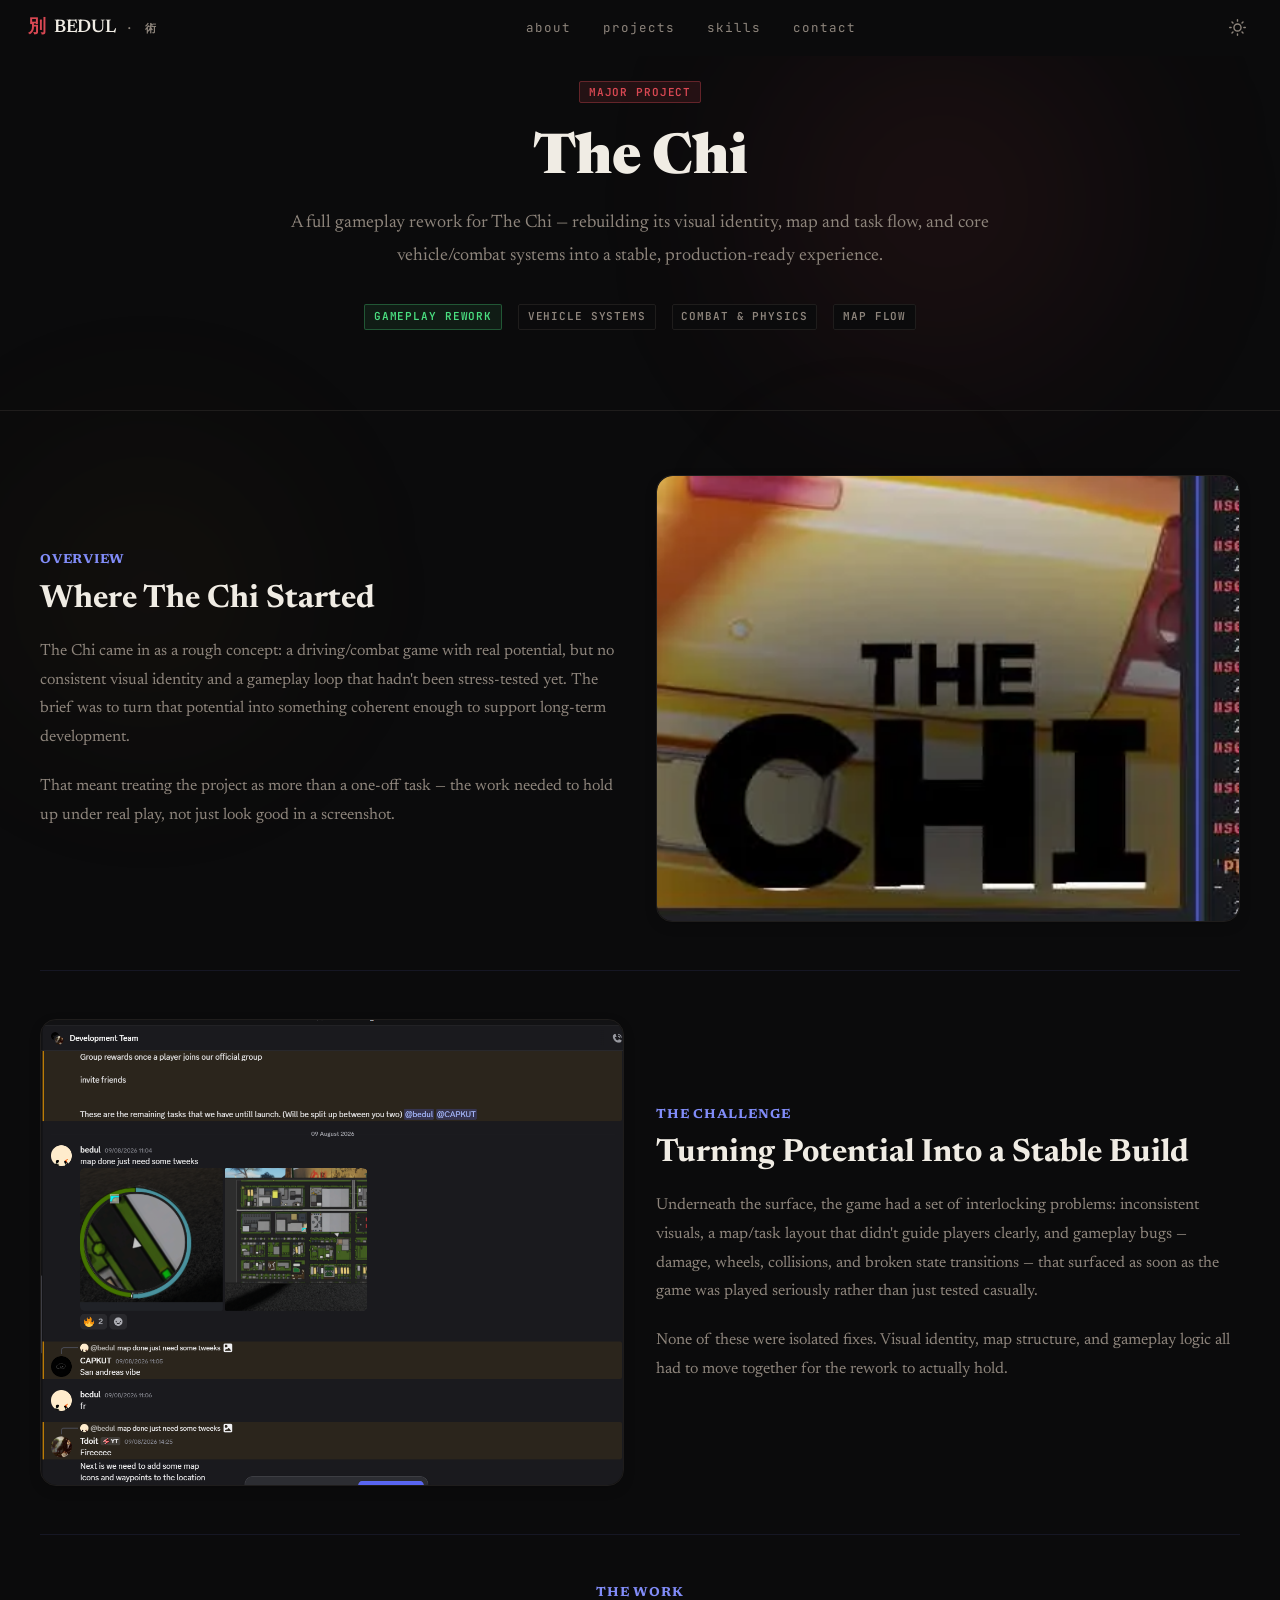
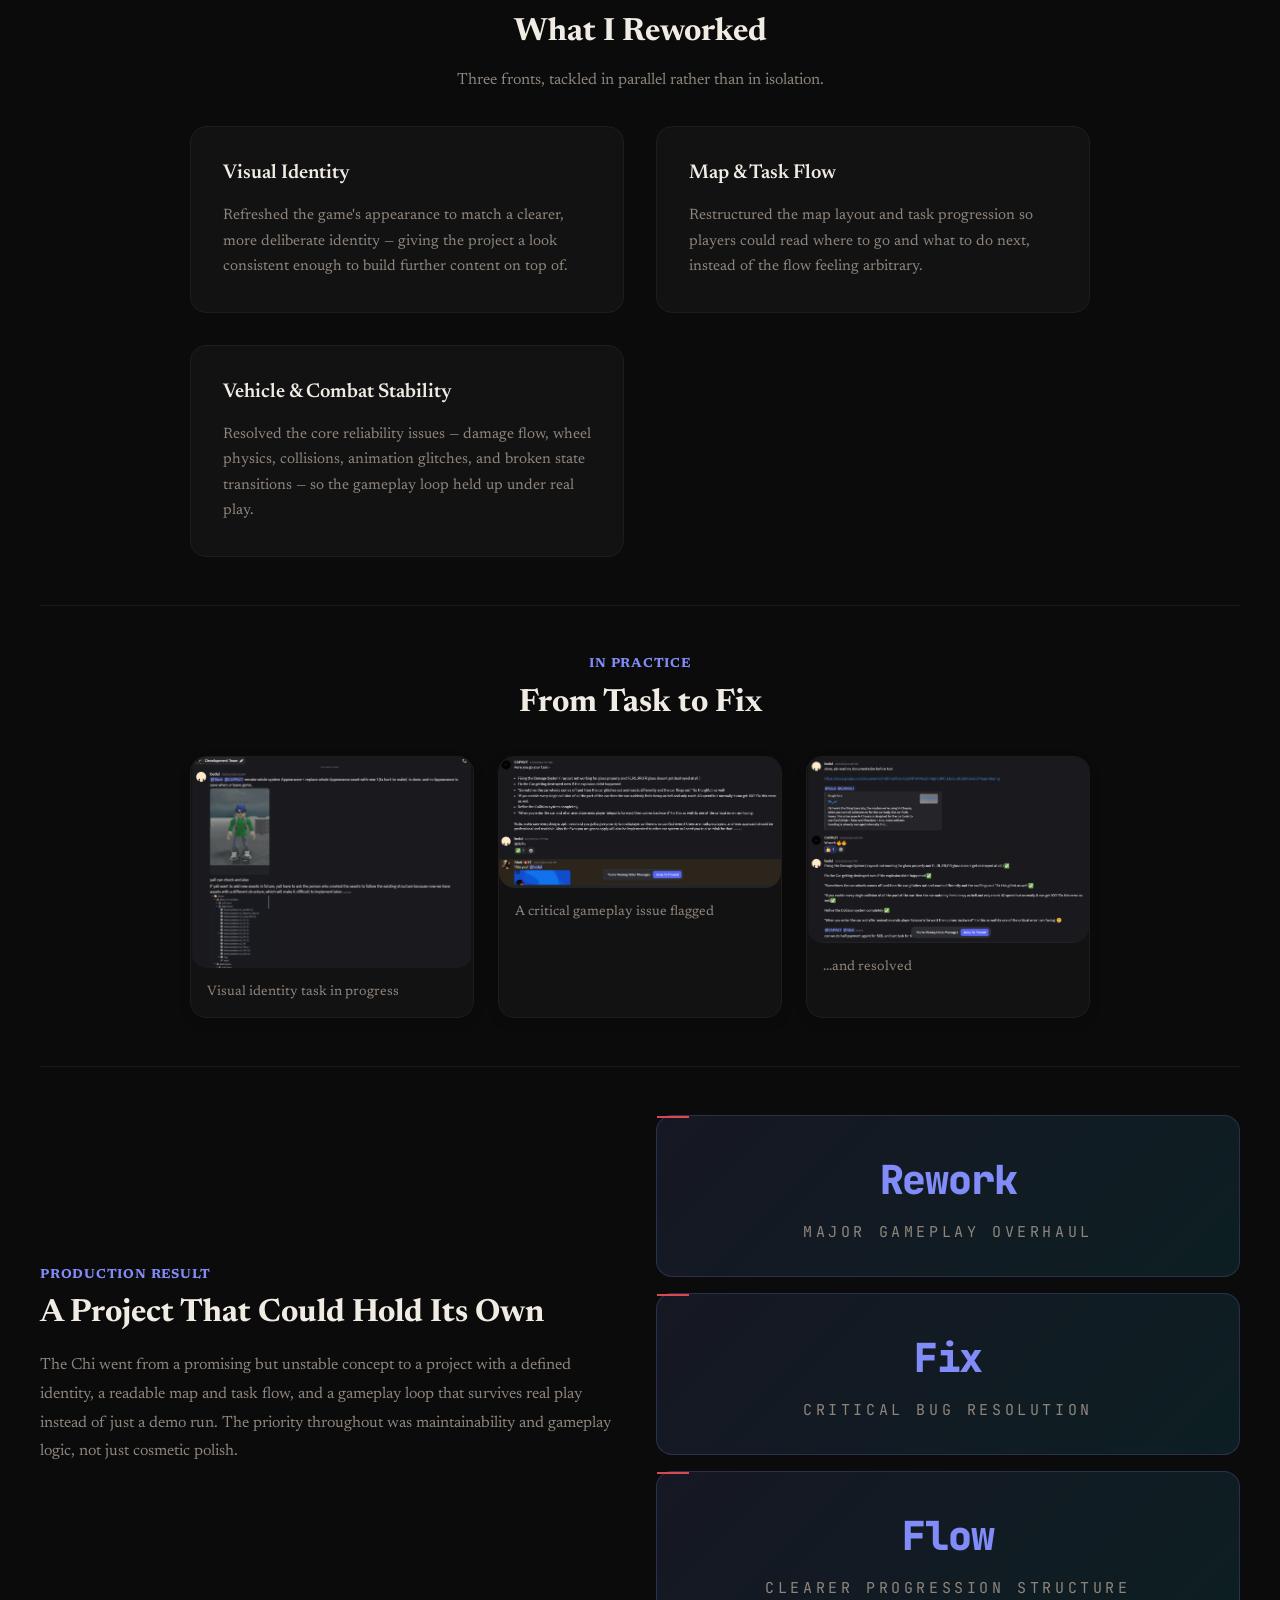
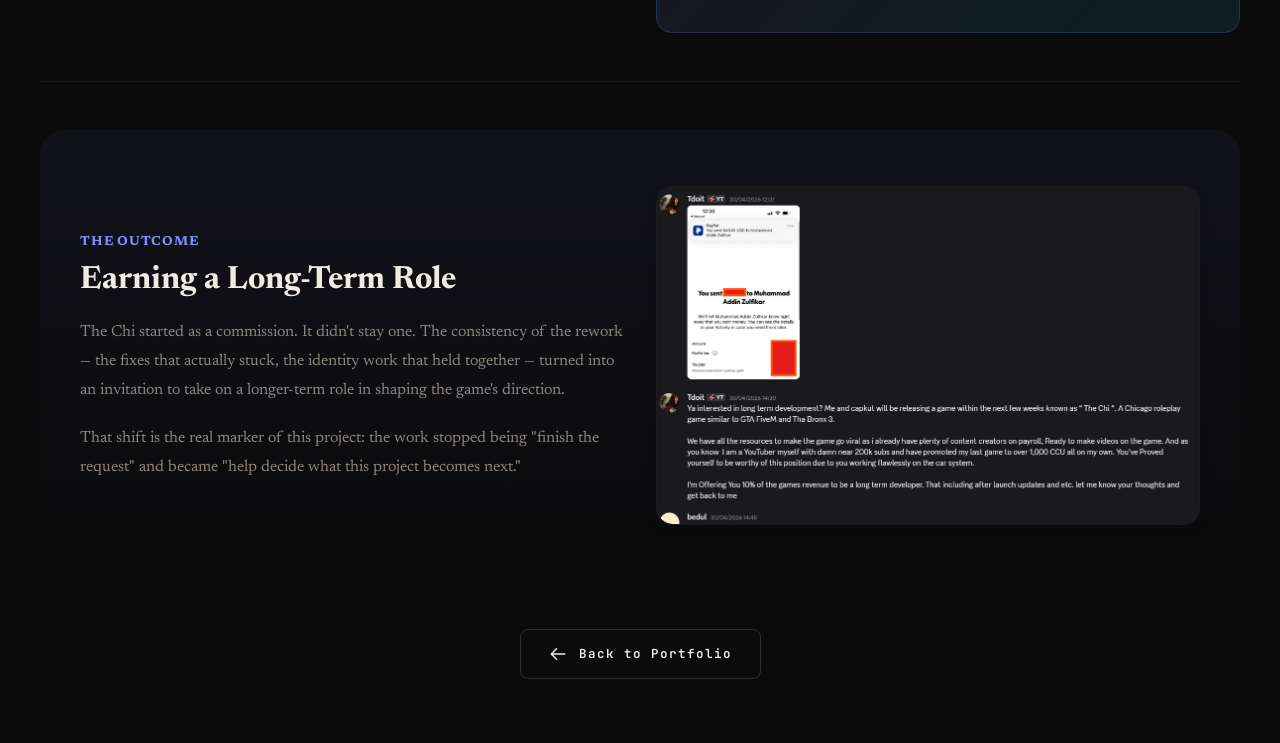
<file: the-chi.html>
<!DOCTYPE html>
<html lang="en">
<head>
    <meta charset="UTF-8">
    <meta name="viewport" content="width=device-width, initial-scale=1.0">
    <title>The Chi - Major Rework & Gameplay Stabilization</title>
    <meta name="description" content="The Chi - A major game rework focused on visual identity, movement, damage flow, and gameplay stability.">
    <meta name="theme-color" content="#0a0a0f">

    <link rel="preconnect" href="https://fonts.googleapis.com">
    <link rel="preconnect" href="https://fonts.gstatic.com" crossorigin>
    <link href="https://fonts.googleapis.com/css2?family=Newsreader:ital,opsz,wght@0,6..72,400;0,6..72,500;0,6..72,600;1,6..72,400;1,6..72,500&family=JetBrains+Mono:wght@400;500;600;700&family=Inter:wght@400;500;600;700&display=swap" rel="stylesheet">
    <link href="https://cdnjs.cloudflare.com/ajax/libs/font-awesome/6.4.0/css/all.min.css" rel="stylesheet">
    <link href="assets/css/style.css" rel="stylesheet">

    <style>
        h1 { font-size: 3.5rem; font-weight: 800; line-height: 1.1; }
        h2 { font-size: 2rem; font-weight: 700; line-height: 1.3; }
        h3 { font-size: 1.5rem; font-weight: 600; line-height: 1.4; }
        h4 { font-size: 1.2rem; font-weight: 600; line-height: 1.5; }
        body { line-height: 1.6; }
        p { max-width: 65ch; }

        .container { max-width: 1200px; margin: 0 auto; }
        .container-sm { max-width: 900px; margin: 0 auto; }
        section { padding-left: 2rem; padding-right: 2rem; }

        :root {
            --accent: #818cf8;
            --accent-soft: #22d3ee;
        }

        .hero {
            padding-top: 5rem;
            padding-bottom: 5rem;
            text-align: center;
        }
        .hero__badge { display: inline-block; margin-bottom: 1.5rem; }
        .hero__title { margin-bottom: 1rem; }
        .hero__subtitle {
            font-size: 1.125rem;
            color: var(--color-text-secondary);
            line-height: 1.8;
            margin-bottom: 2rem;
            max-width: 700px;
            margin-left: auto;
            margin-right: auto;
        }
        .hero__badges-row {
            display: flex;
            gap: 1rem;
            justify-content: center;
            flex-wrap: wrap;
        }

        .image-container {
            border-radius: 1rem;
            overflow: hidden;
            box-shadow: 0 4px 12px rgba(0,0,0,.15);
            transition: all 0.3s ease;
        }
        .image-container:hover {
            transform: translateY(-4px);
            box-shadow: 0 12px 24px rgba(0,0,0,.2);
        }
        .image-container img {
            width: 100%;
            height: auto;
            display: block;
            border-radius: 1rem;
        }
        .image-container figcaption {
            padding: 0.85rem 1rem;
            font-size: 0.85rem;
            color: var(--color-text-secondary);
            background: var(--color-bg-secondary);
        }

        .content-section {
            padding-top: 4rem;
            padding-bottom: 4rem;
        }
        .section__title { margin-bottom: 1rem; color: var(--color-text); }
        .section__eyebrow {
            display: inline-block;
            font-size: 0.8125rem;
            font-weight: 700;
            letter-spacing: .06em;
            text-transform: uppercase;
            color: var(--accent);
            margin-bottom: 0.5rem;
        }
        .section__subtitle {
            font-size: 1rem;
            color: var(--color-text-secondary);
            line-height: 1.8;
            margin-bottom: 1.25rem;
            max-width: 65ch;
        }

        .grid-2 {
            display: grid;
            grid-template-columns: 1fr 1fr;
            gap: 2rem;
            align-items: center;
        }
        .grid-3 {
            display: grid;
            grid-template-columns: repeat(auto-fit, minmax(300px, 1fr));
            gap: 2rem;
        }

        .card {
            background: var(--color-bg-secondary);
            border-radius: 1rem;
            padding: 2rem;
            transition: all 0.3s ease;
        }
        .card:hover {
            transform: translateY(-4px);
            box-shadow: 0 8px 16px rgba(0,0,0,.1);
        }
        .card__title {
            font-size: 1.25rem;
            font-weight: 600;
            margin-bottom: 1rem;
            color: var(--color-text);
        }
        .card__text {
            color: var(--color-text-secondary);
            line-height: 1.7;
            font-size: 0.9375rem;
            margin: 0;
        }
        .card__list {
            list-style: none;
            padding: 0;
            margin: 1rem 0 0;
        }
        .card__list li {
            font-size: 0.875rem;
            color: var(--color-text-secondary);
            display: flex;
            align-items: flex-start;
            gap: 0.5rem;
            margin-bottom: 0.5rem;
        }
        .card__list li:before {
            content: "✓";
            color: var(--accent);
            font-weight: 600;
            flex-shrink: 0;
        }

        .divider {
            height: 1px;
            background: rgba(129,140,248,.1);
            margin: 3rem 0;
        }

        .btn {
            display: inline-flex;
            align-items: center;
            gap: 0.75rem;
            padding: 0.875rem 1.75rem;
            border-radius: 0.5rem;
            font-weight: 600;
            text-decoration: none;
            transition: all 0.3s ease;
            cursor: pointer;
        }
        .btn svg { width: 18px; height: 18px; }

        .stat-box {
            background: linear-gradient(135deg, rgba(129,140,248,.1) 0%, rgba(34,211,238,.1) 100%);
            border: 1px solid rgba(129,140,248,.2);
            border-radius: 1rem;
            padding: 2rem;
            text-align: center;
            display: flex;
            flex-direction: column;
            justify-content: center;
        }
        .stat-box__value {
            font-size: 2.5rem;
            font-weight: 800;
            color: var(--accent);
            margin-bottom: 0.5rem;
        }
        .stat-box__label {
            font-size: 0.9375rem;
            color: var(--color-text-secondary);
        }

        /* Evidence / proof strip */
        .evidence-grid {
            display: grid;
            grid-template-columns: repeat(3, 1fr);
            gap: 1.5rem;
        }

        /* Closing highlight section (Long-Term Opportunity) */
        .highlight-section {
            background: linear-gradient(180deg, rgba(129,140,248,.06) 0%, rgba(129,140,248,0) 100%);
            border-radius: 1.5rem;
            padding: 3.5rem 2.5rem;
        }

        @media (max-width: 768px) {
            .grid-2 { grid-template-columns: 1fr; }
            .evidence-grid { grid-template-columns: 1fr; }
            h1 { font-size: 2.5rem; }
            h2 { font-size: 1.5rem; }
            .stat-box__value { font-size: 1.875rem; }
            .highlight-section { padding: 2.5rem 1.5rem; }
        }
    </style>
</head>
<body>

<div class="ambient-bg" aria-hidden="true">
    <div class="orb orb-1"></div>
    <div class="orb orb-2"></div>
    <div class="orb orb-3"></div>
</div>

<nav id="navbar">
    <div class="nav-inner">
        <a href="index.html" class="nav-brand">
            <span class="brand-hanko" aria-hidden="true">別</span>
            <span>BEDUL</span>
            <span class="brand-sub">· 術</span>
        </a>
        <ul class="nav-links" id="nav-links">
            <li><a href="index.html#about">About</a></li>
            <li><a href="index.html#projects">Projects</a></li>
            <li><a href="index.html#skills">Skills</a></li>
            <li><a href="index.html#contact">Contact</a></li>
        </ul>
        <div style="display:flex;align-items:center;gap:.5rem;">
            <button id="theme-toggle" aria-label="Toggle theme" title="Toggle theme">
                <svg id="icon-moon" xmlns="http://www.w3.org/2000/svg" viewBox="0 0 24 24" fill="none" stroke="currentColor" stroke-width="2" stroke-linecap="round" stroke-linejoin="round"><path d="M21 12.79A9 9 0 1 1 11.21 3 7 7 0 0 0 21 12.79z"/></svg>
                <svg id="icon-sun" xmlns="http://www.w3.org/2000/svg" viewBox="0 0 24 24" fill="none" stroke="currentColor" stroke-width="2" stroke-linecap="round" stroke-linejoin="round" style="display:none"><circle cx="12" cy="12" r="5"/><line x1="12" y1="1" x2="12" y2="3"/><line x1="12" y1="21" x2="12" y2="23"/><line x1="4.22" y1="4.22" x2="5.64" y2="5.64"/><line x1="18.36" y1="18.36" x2="19.78" y2="19.78"/><line x1="1" y1="12" x2="3" y2="12"/><line x1="21" y1="12" x2="23" y2="12"/><line x1="4.22" y1="19.78" x2="5.64" y2="18.36"/><line x1="18.36" y1="5.64" x2="19.78" y2="4.22"/></svg>
            </button>
            <button id="mobile-menu-btn" aria-label="Toggle menu">
                <svg xmlns="http://www.w3.org/2000/svg" width="22" height="22" fill="none" stroke="currentColor" stroke-width="2" stroke-linecap="round" stroke-linejoin="round" viewBox="0 0 24 24"><line x1="3" y1="6" x2="21" y2="6"/><line x1="3" y1="12" x2="21" y2="12"/><line x1="3" y1="18" x2="21" y2="18"/></svg>
            </button>
        </div>
    </div>
</nav>

<main>

    <!-- HERO -->
    <section class="hero container">
        <div class="hero__badge">
            <span class="badge badge-featured">Major Project</span>
        </div>
        <h1 class="hero__title">The Chi</h1>
        <p class="hero__subtitle">
            A full gameplay rework for The Chi — rebuilding its visual identity, map and task flow, and core vehicle/combat systems into a stable, production-ready experience.
        </p>
        <div class="hero__badges-row">
            <span class="badge badge-active">Gameplay Rework</span>
            <span class="badge">Vehicle Systems</span>
            <span class="badge">Combat & Physics</span>
            <span class="badge">Map Flow</span>
        </div>
    </section>

    <section class="content-section">
        <div class="container">

            <!-- 1. OVERVIEW -->
            <div class="grid-2" aria-labelledby="overview-title">
                <div>
                    <span class="section__eyebrow">Overview</span>
                    <h2 id="overview-title" class="section__title">Where The Chi Started</h2>
                    <p class="section__subtitle">
                        The Chi came in as a rough concept: a driving/combat game with real potential, but no consistent visual identity and a gameplay loop that hadn't been stress-tested yet. The brief was to turn that potential into something coherent enough to support long-term development.
                    </p>
                    <p class="section__subtitle">
                        That meant treating the project as more than a one-off task — the work needed to hold up under real play, not just look good in a screenshot.
                    </p>
                </div>
                <div class="image-container">
                    <img src="assets/images/the-chi/loogo.png" alt="The Chi logo and brand identity overview" loading="lazy">
                </div>
            </div>

            <div class="divider"></div>

            <!-- 2. THE CHALLENGE -->
            <div class="grid-2" aria-labelledby="challenge-title">
                <div class="image-container">
                    <img src="assets/images/the-chi/task-map.png" alt="The Chi map and task flow planning" loading="lazy">
                </div>
                <div>
                    <span class="section__eyebrow">The Challenge</span>
                    <h2 id="challenge-title" class="section__title">Turning Potential Into a Stable Build</h2>
                    <p class="section__subtitle">
                        Underneath the surface, the game had a set of interlocking problems: inconsistent visuals, a map/task layout that didn't guide players clearly, and gameplay bugs — damage, wheels, collisions, and broken state transitions — that surfaced as soon as the game was played seriously rather than just tested casually.
                    </p>
                    <p class="section__subtitle">
                        None of these were isolated fixes. Visual identity, map structure, and gameplay logic all had to move together for the rework to actually hold.
                    </p>
                </div>
            </div>

            <div class="divider"></div>

            <!-- 3. WHAT WAS REWORKED (consolidated, no duplication) -->
            <div class="container-sm" aria-labelledby="rework-title">
                <span class="section__eyebrow" style="display:block; text-align:center;">The Work</span>
                <h2 id="rework-title" class="section__title" style="text-align:center; margin-bottom: 0.75rem;">What I Reworked</h2>
                <p class="section__subtitle" style="text-align:center; margin-left:auto; margin-right:auto;">
                    Three fronts, tackled in parallel rather than in isolation.
                </p>
                <div class="grid-3" style="margin-top: 2rem;">
                    <div class="card">
                        <h3 class="card__title">Visual Identity</h3>
                        <p class="card__text">
                            Refreshed the game's appearance to match a clearer, more deliberate identity — giving the project a look consistent enough to build further content on top of.
                        </p>
                    </div>
                    <div class="card">
                        <h3 class="card__title">Map & Task Flow</h3>
                        <p class="card__text">
                            Restructured the map layout and task progression so players could read where to go and what to do next, instead of the flow feeling arbitrary.
                        </p>
                    </div>
                    <div class="card">
                        <h3 class="card__title">Vehicle & Combat Stability</h3>
                        <p class="card__text">
                            Resolved the core reliability issues — damage flow, wheel physics, collisions, animation glitches, and broken state transitions — so the gameplay loop held up under real play.
                        </p>
                    </div>
                </div>
            </div>

            <div class="divider"></div>

            <!-- 4. EVIDENCE -->
            <div class="container-sm" aria-labelledby="evidence-title">
                <span class="section__eyebrow" style="display:block; text-align:center;">In Practice</span>
                <h2 id="evidence-title" class="section__title" style="text-align:center; margin-bottom: 2rem;">From Task to Fix</h2>
                <div class="evidence-grid">
                    <figure class="image-container" style="margin:0;">
                        <img src="assets/images/the-chi/task-appereance.png" alt="Visual and appearance rework task" loading="lazy">
                        <figcaption>Visual identity task in progress</figcaption>
                    </figure>
                    <figure class="image-container" style="margin:0;">
                        <img src="assets/images/the-chi/task1.png" alt="Critical gameplay issue being tracked" loading="lazy">
                        <figcaption>A critical gameplay issue flagged</figcaption>
                    </figure>
                    <figure class="image-container" style="margin:0;">
                        <img src="assets/images/the-chi/task1-solve.png" alt="Gameplay issue resolved and verified" loading="lazy">
                        <figcaption>...and resolved</figcaption>
                    </figure>
                </div>
            </div>

            <div class="divider"></div>

            <!-- 5. RESULT -->
            <div class="grid-2" aria-labelledby="result-title">
                <div>
                    <span class="section__eyebrow">Production Result</span>
                    <h2 id="result-title" class="section__title">A Project That Could Hold Its Own</h2>
                    <p class="section__subtitle">
                        The Chi went from a promising but unstable concept to a project with a defined identity, a readable map and task flow, and a gameplay loop that survives real play instead of just a demo run. The priority throughout was maintainability and gameplay logic, not just cosmetic polish.
                    </p>
                </div>
                <div class="grid-3" style="gap:1rem;">
                    <div class="stat-box">
                        <div class="stat-box__value">Rework</div>
                        <div class="stat-box__label">Major gameplay overhaul</div>
                    </div>
                    <div class="stat-box">
                        <div class="stat-box__value">Fix</div>
                        <div class="stat-box__label">Critical bug resolution</div>
                    </div>
                    <div class="stat-box">
                        <div class="stat-box__value">Flow</div>
                        <div class="stat-box__label">Clearer progression structure</div>
                    </div>
                </div>
            </div>

            <div class="divider"></div>

            <!-- 6. CLOSING PAYOFF: LONG-TERM OPPORTUNITY -->
            <div class="highlight-section grid-2" aria-labelledby="longterm-title">
                <div>
                    <span class="section__eyebrow">The Outcome</span>
                    <h2 id="longterm-title" class="section__title">Earning a Long-Term Role</h2>
                    <p class="section__subtitle">
                        The Chi started as a commission. It didn't stay one. The consistency of the rework — the fixes that actually stuck, the identity work that held together — turned into an invitation to take on a longer-term role in shaping the game's direction.
                    </p>
                    <p class="section__subtitle" style="margin-bottom:0;">
                        That shift is the real marker of this project: the work stopped being "finish the request" and became "help decide what this project becomes next."
                    </p>
                </div>
                <div class="image-container">
                    <img src="assets/images/the-chi/longterm.png" alt="Discussion confirming a long-term role on The Chi" loading="lazy">
                </div>
            </div>

            <div style="text-align:center; margin-top:3rem;">
                <a href="index.html" class="btn btn-primary">
                    <svg xmlns="http://www.w3.org/2000/svg" fill="none" viewBox="0 0 24 24" stroke="currentColor" stroke-width="2" aria-hidden="true">
                        <path stroke-linecap="round" stroke-linejoin="round" d="M10 19l-7-7m0 0l7-7m-7 7h18" />
                    </svg>
                    Back to Portfolio
                </a>
            </div>
        </div>
    </section>
</main>

<script src="assets/js/script.js"></script>
</body>
</html>
</file>
<file: assets/css/style.css>
/* ═══════════════════════════════════════════════════════════════════════════
   GENJUTSU DESIGN SYSTEM · BEDUL PORTFOLIO
   Inspired by AThevon/genjutsu (The Art of Illusion · 幻術)
   Sumi-e ink, washi ground, crimson seal (判子), editorial serif typography
   ═══════════════════════════════════════════════════════════════════════════ */

@import url('https://fonts.googleapis.com/css2?family=Newsreader:ital,opsz,wght@0,6..72,400;0,6..72,500;0,6..72,600;1,6..72,400;1,6..72,500&family=JetBrains+Mono:wght@400;500;600;700&family=Inter:wght@400;500;600;700&display=swap');

/* ─── CSS Variables & Design Tokens ─── */
:root {
    /* Genjutsu Core Palette - Dark / Notan Ground (Default) */
    --washi: #0b0b0c;
    --washi-surface: #131213;
    --washi-surface-raised: #1a1819;
    --line: #1f1d1c;
    --line-strong: #332e2c;
    --line-subtle: rgba(240, 236, 228, 0.08);

    --ink: 240, 236, 228;
    --ink-soft: #8e857c;
    --ink-muted: #5e5750;

    --crimson: #d94853;
    --crimson-glow: rgba(217, 72, 83, 0.22);
    --crimson-soft: rgba(217, 72, 83, 0.12);
    --crimson-border: rgba(217, 72, 83, 0.35);
    --on-crimson: #0b0b0c;

    --seal-gold: #c8963e;
    --seal-gold-soft: rgba(200, 150, 62, 0.12);

    /* Typography Tokens */
    --serif: "Newsreader", "Iowan Old Style", "Palatino Linotype", Palatino, Georgia, serif;
    --mono: "JetBrains Mono", ui-monospace, "SF Mono", Menlo, monospace;
    --sans: "Inter", -apple-system, BlinkMacSystemFont, "Segoe UI", sans-serif;

    --mono-xs: 11px;
    --mono-s: 12.5px;
    --track-ui: 0.08em;
    --track-seal: 0.24em;

    /* Transition & Motion Timing */
    --dur-micro: 0.14s;
    --dur-ui: 0.26s;
    --dur-reveal: 0.45s;
    --dur-theme: 0.5s;
    --ease-out: cubic-bezier(.16, 1, .3, 1);
    --ease-inout: cubic-bezier(.4, 0, .2, 1);

    /* Backward Compatibility Mappings for Existing Layouts */
    --color-bg: var(--washi);
    --color-surface: var(--washi-surface);
    --color-surface-raised: var(--washi-surface-raised);
    --color-border: var(--line);
    --color-border-hover: var(--line-strong);
    --color-text-primary: rgb(var(--ink));
    --color-text-secondary: var(--ink-soft);
    --color-text-muted: var(--ink-muted);
    --color-accent: var(--crimson);
    --color-accent-light: #ef646f;
    --color-accent-muted: var(--crimson-soft);

    --color-available: #4ade80;
    --color-limited: #fbbf24;
    --color-unavailable: #f87171;

    --color-bg-secondary: var(--washi-surface);
    --color-text: rgb(var(--ink));

    --shadow-sm: 0 1px 2px rgba(0, 0, 0, 0.3);
    --shadow-md: 0 4px 14px rgba(0, 0, 0, 0.45);
    --shadow-lg: 0 8px 30px rgba(0, 0, 0, 0.55);
    --shadow-glow: 0 0 25px var(--crimson-glow);
}

/* Light Mode Theme - Natural Washi Paper Ground */
html:not(.dark),
:root[data-theme="light"],
html.light {
    --washi: #f7f4ee;
    --washi-surface: #f0ece3;
    --washi-surface-raised: #e7e2d6;
    --line: #e3dcce;
    --line-strong: #cfc6b4;
    --line-subtle: rgba(26, 22, 20, 0.08);

    --ink: 26, 22, 20;
    --ink-soft: #6f655b;
    --ink-muted: #968a7d;

    --crimson: #b11523;
    --crimson-glow: rgba(177, 21, 35, 0.18);
    --crimson-soft: rgba(177, 21, 35, 0.08);
    --crimson-border: rgba(177, 21, 35, 0.28);
    --on-crimson: #f7f4ee;

    --seal-gold: #9e6f21;
    --seal-gold-soft: rgba(158, 111, 33, 0.1);

    --color-bg: var(--washi);
    --color-surface: var(--washi-surface);
    --color-surface-raised: var(--washi-surface-raised);
    --color-border: var(--line);
    --color-border-hover: var(--line-strong);
    --color-text-primary: rgb(var(--ink));
    --color-text-secondary: var(--ink-soft);
    --color-text-muted: var(--ink-muted);
    --color-accent: var(--crimson);
    --color-accent-light: #c92433;
    --color-accent-muted: var(--crimson-soft);

    --color-bg-secondary: var(--washi-surface);
    --color-text: rgb(var(--ink));

    --shadow-sm: 0 1px 2px rgba(26, 22, 20, 0.05);
    --shadow-md: 0 4px 14px rgba(26, 22, 20, 0.07);
    --shadow-lg: 0 8px 24px rgba(26, 22, 20, 0.09);
    --shadow-glow: 0 0 25px var(--crimson-glow);
}

/* ─── Base Styles ─── */
*, *::before, *::after {
    box-sizing: border-box;
    margin: 0;
    padding: 0;
}

html {
    background-color: var(--washi);
    color: rgb(var(--ink));
    transition: background-color var(--dur-theme) var(--ease-inout), color var(--dur-theme) var(--ease-inout);
    scroll-behavior: smooth;
    -webkit-text-size-adjust: 100%;
}

body {
    min-height: 100vh;
    background: transparent;
    color: rgb(var(--ink));
    font-family: var(--serif);
    -webkit-font-smoothing: antialiased;
    -moz-osx-font-smoothing: grayscale;
    line-height: 1.65;
    position: relative;
    overflow-x: hidden;
}

a {
    text-decoration: none;
    color: inherit;
    transition: color var(--dur-micro) linear, border-color var(--dur-micro) linear;
}

img, canvas {
    max-width: 100%;
    display: block;
}

::selection {
    background: var(--crimson);
    color: var(--on-crimson);
}

::-webkit-scrollbar {
    width: 6px;
    height: 6px;
}
::-webkit-scrollbar-track {
    background: var(--washi);
}
::-webkit-scrollbar-thumb {
    background: var(--line-strong);
    border-radius: 2px;
}
::-webkit-scrollbar-thumb:hover {
    background: var(--crimson);
}

:focus-visible {
    outline: 2px solid var(--crimson);
    outline-offset: 3px;
    border-radius: 2px;
}

/* ─── Japanese Calligraphy & Seal Elements (Hanko · 判子) ─── */
.k {
    color: var(--crimson);
    font-family: var(--serif);
    line-height: 1;
    display: inline-block;
}

.hanko, .stamp {
    display: inline-grid;
    place-items: center;
    border: 1.5px solid var(--crimson);
    color: var(--crimson);
    font-family: var(--serif);
    font-size: 1rem;
    font-weight: 600;
    line-height: 1;
    width: 32px;
    height: 32px;
    flex-shrink: 0;
    border-radius: 2px;
    background: var(--crimson-soft);
    user-select: none;
    transition: transform var(--dur-micro) var(--ease-out), background-color var(--dur-micro) linear;
}

.hanko:hover, .stamp:hover {
    transform: scale(1.05);
    background: var(--crimson);
    color: var(--on-crimson);
}

.eyebrow {
    display: flex;
    align-items: baseline;
    gap: 10px;
    margin-bottom: 0.85rem;
}

.eyebrow .k {
    font-size: 1rem;
    font-weight: 600;
}

.eyebrow .t {
    font-family: var(--mono);
    font-size: var(--mono-xs);
    letter-spacing: var(--track-seal);
    text-transform: uppercase;
    color: var(--ink-soft);
    font-weight: 500;
}

.cue {
    display: inline-flex;
    align-items: center;
    gap: 12px;
    font-family: var(--mono);
    font-size: var(--mono-xs);
    letter-spacing: var(--track-seal);
    text-transform: uppercase;
    color: var(--ink-muted);
    margin-top: 2rem;
}

.cue::after {
    content: "";
    width: 44px;
    height: 1px;
    background: var(--crimson);
    transform-origin: left;
    animation: cue-pull 2.6s var(--ease-inout) infinite;
}

@keyframes cue-pull {
    0%, 100% { transform: scaleX(0.4); opacity: 0.5; }
    50% { transform: scaleX(1); opacity: 1; }
}

/* ─── Ambient Japanese Washi & Ink Ground ─── */
.ambient-bg {
    position: fixed;
    inset: 0;
    pointer-events: none;
    z-index: 0;
    overflow: hidden;
}

/* Subtle Sumi-e Wash Orbs */
.orb {
    position: absolute;
    border-radius: 50%;
    filter: blur(90px);
    will-change: transform;
    opacity: 0.55;
    transition: opacity var(--dur-theme) var(--ease-inout);
}

.orb-1 {
    width: 550px; height: 550px;
    top: -8%; right: 5%;
    background: radial-gradient(circle, var(--crimson-glow) 0%, transparent 68%);
    animation: sumi-drift-1 24s ease-in-out infinite;
}

.orb-2 {
    width: 500px; height: 500px;
    top: 38%; left: -8%;
    background: radial-gradient(circle, rgba(200, 150, 62, 0.12) 0%, transparent 65%);
    animation: sumi-drift-2 30s ease-in-out infinite;
}

.orb-3 {
    width: 460px; height: 460px;
    bottom: 12%; right: 15%;
    background: radial-gradient(circle, rgba(var(--ink), 0.04) 0%, transparent 70%);
    animation: sumi-drift-3 26s ease-in-out infinite;
}

@keyframes sumi-drift-1 {
    0%, 100% { transform: translate(0, 0) scale(1); }
    33% { transform: translate(60px, -40px) scale(1.08); }
    66% { transform: translate(-30px, 30px) scale(0.94); }
}

@keyframes sumi-drift-2 {
    0%, 100% { transform: translate(0, 0) scale(1); }
    40% { transform: translate(-50px, 60px) scale(1.06); }
    80% { transform: translate(40px, -30px) scale(0.96); }
}

@keyframes sumi-drift-3 {
    0%, 100% { transform: translate(0, 0) scale(1); }
    50% { transform: translate(50px, -50px) scale(1.1); }
}

/* Ink Canvas (Interactive thread/brush wisp) */
.ink-canvas {
    position: fixed;
    inset: 0;
    pointer-events: none;
    z-index: 1;
    width: 100%;
    height: 100%;
    opacity: 0.85;
}

/* ─── Navigation (Rail) ─── */
#navbar {
    position: fixed;
    top: 0; left: 0; right: 0;
    z-index: 100;
    height: 56px;
    display: flex;
    align-items: center;
    background-color: var(--washi);
    border-bottom: 1px solid transparent;
    transition: border-color var(--dur-ui) linear, background-color var(--dur-theme) var(--ease-inout), backdrop-filter var(--dur-ui) ease;
}

#navbar.scrolled {
    background-color: var(--washi);
    background-color: color-mix(in srgb, var(--washi) 88%, transparent);
    backdrop-filter: blur(14px) saturate(160%);
    border-bottom-color: var(--line);
}

.nav-inner {
    max-width: 86rem;
    margin: 0 auto;
    padding: 0 1.75rem;
    width: 100%;
    display: flex;
    align-items: center;
    justify-content: space-between;
}

.nav-brand {
    display: inline-flex;
    align-items: baseline;
    gap: 8px;
    font-family: var(--serif);
    font-size: 1.15rem;
    font-weight: 600;
    letter-spacing: -0.01em;
    color: rgb(var(--ink));
    transition: color var(--dur-micro) linear;
}

.nav-brand .brand-hanko {
    font-family: var(--serif);
    color: var(--crimson);
    font-size: 1.1rem;
    line-height: 1;
    font-weight: 700;
}

.nav-brand .brand-sub {
    font-family: var(--mono);
    font-size: var(--mono-xs);
    letter-spacing: var(--track-seal);
    text-transform: uppercase;
    color: var(--ink-soft);
    margin-left: 2px;
}

.nav-brand:hover .brand-sub {
    color: var(--crimson);
}

.nav-links {
    display: flex;
    align-items: center;
    gap: 2rem;
    list-style: none;
    font-family: var(--mono);
    font-size: var(--mono-s);
    letter-spacing: var(--track-ui);
    text-transform: lowercase;
}

.nav-links a {
    color: var(--ink-soft);
    padding: 4px 0;
    border-bottom: 1.5px solid transparent;
    transition: color var(--dur-micro) linear, border-color var(--dur-micro) linear;
}

.nav-links a:hover {
    color: rgb(var(--ink));
    border-bottom-color: var(--crimson);
}

/* Dot Theme Toggle (Genjutsu style) */
#theme-toggle {
    background: none;
    border: none;
    cursor: pointer;
    padding: 6px;
    color: var(--ink-soft);
    display: flex;
    align-items: center;
    justify-content: center;
    border-radius: 50%;
    transition: color var(--dur-micro) linear;
}

#theme-toggle:hover {
    color: var(--crimson);
}

#theme-toggle svg {
    width: 17px;
    height: 17px;
}

/* Mobile Navigation */
#mobile-menu-btn {
    display: none;
    background: none;
    border: none;
    cursor: pointer;
    padding: 6px;
    color: var(--ink-soft);
}

#mobile-menu-btn:hover {
    color: var(--crimson);
}

#mobile-nav {
    display: none;
    position: fixed;
    top: 56px; left: 0; right: 0;
    z-index: 99;
    padding: 1.5rem 1.75rem;
    background: var(--washi);
    border-bottom: 1px solid var(--line);
    flex-direction: column;
    gap: 0.5rem;
    font-family: var(--mono);
    font-size: var(--mono-s);
    letter-spacing: var(--track-ui);
    text-transform: lowercase;
}

#mobile-nav.open {
    display: flex;
}

#mobile-nav a {
    padding: 0.75rem 0;
    border-bottom: 1px solid var(--line-subtle);
    color: var(--ink-soft);
}

#mobile-nav a:hover {
    color: var(--crimson);
}

/* ─── Main Content Layout ─── */
main {
    position: relative;
    z-index: 2;
}

section {
    padding: 6.5rem 1.75rem;
    max-width: 86rem;
    margin: 0 auto;
    position: relative;
}

section + section {
    border-top: 1px solid var(--line);
}

/* ─── Hero Section ─── */
#hero {
    min-height: 90vh;
    display: flex;
    flex-direction: column;
    justify-content: center;
    padding-top: 80px;
    padding-bottom: 5rem;
    border-bottom: 1px solid var(--line);
}

.hero-inner {
    max-width: 86rem;
    margin: 0 auto;
    width: 100%;
}

.hero-grid {
    display: grid;
    grid-template-columns: minmax(0, 1.25fr) minmax(0, 0.75fr);
    gap: 3.5rem;
    align-items: center;
}

.hero-title {
    font-family: var(--serif);
    font-size: clamp(3.2rem, 7.8vw, 6.2rem);
    font-weight: 500;
    line-height: 1.04;
    letter-spacing: -0.025em;
    color: rgb(var(--ink));
    margin-bottom: 1.5rem;
}

.hero-title .char {
    display: inline-block;
    opacity: 0;
    transform: translateY(24px);
    filter: blur(4px);
    animation: char-in 0.7s var(--ease-out) forwards;
}

@keyframes char-in {
    to { opacity: 1; transform: translateY(0); filter: blur(0); }
}

.hero-divider {
    width: 52px;
    height: 1.5px;
    background: var(--crimson);
    margin-bottom: 1.75rem;
    opacity: 0;
    animation: fade-up 0.5s 0.35s var(--ease-out) forwards;
}

.hero-subtitle {
    font-family: var(--serif);
    font-size: clamp(1.15rem, 2vw, 1.45rem);
    font-weight: 400;
    color: var(--ink-soft);
    max-width: 44ch;
    line-height: 1.58;
    margin-bottom: 2.25rem;
    opacity: 0;
    animation: fade-up 0.5s 0.45s var(--ease-out) forwards;
}

.hero-subtitle .accent-text {
    color: rgb(var(--ink));
    font-weight: 500;
    border-bottom: 1px solid var(--crimson-border);
}

/* Hero Terminal Box (Genjutsu signature component) */
.hero-term-card {
    border: 1px solid var(--line);
    background: var(--washi-surface);
    padding: 1.5rem;
    border-radius: 3px;
    font-family: var(--mono);
    position: relative;
    box-shadow: var(--shadow-sm);
    opacity: 0;
    animation: fade-up 0.6s 0.55s var(--ease-out) forwards;
}

.hero-term-card::before {
    content: "";
    position: absolute;
    top: 0; left: 0;
    width: 32px;
    height: 2px;
    background: var(--crimson);
}

.term-header {
    display: flex;
    align-items: center;
    justify-content: space-between;
    padding-bottom: 0.85rem;
    margin-bottom: 1rem;
    border-bottom: 1px solid var(--line);
    font-size: var(--mono-xs);
    letter-spacing: var(--track-seal);
    text-transform: uppercase;
    color: var(--ink-muted);
}

.term-dots {
    display: flex;
    gap: 6px;
}

.term-dot {
    width: 7px;
    height: 7px;
    border-radius: 50%;
    background: var(--line-strong);
}

.term-dot:first-child {
    background: var(--crimson);
}

.term-line {
    font-size: clamp(12px, 1.1vw, 13px);
    line-height: 1.8;
    color: rgb(var(--ink));
    display: flex;
    align-items: baseline;
    gap: 10px;
    flex-wrap: wrap;
}

.term-line .prompt {
    color: var(--crimson);
    font-weight: 700;
}

.term-line .term-tag {
    color: var(--ink-soft);
    font-size: var(--mono-xs);
    letter-spacing: var(--track-ui);
}

.hero-facts {
    display: flex;
    flex-wrap: wrap;
    gap: 0.5rem 1.5rem;
    list-style: none;
    font-family: var(--mono);
    font-size: var(--mono-xs);
    letter-spacing: var(--track-seal);
    text-transform: uppercase;
    color: var(--ink-soft);
    margin-top: 1.25rem;
    padding-top: 1rem;
    border-top: 1px solid var(--line);
}

.hero-facts li {
    display: flex;
    align-items: center;
    gap: 0.5rem;
}

.hero-facts li::before {
    content: "·";
    color: var(--crimson);
    font-weight: 700;
}

.hero-facts li:first-child::before {
    display: none;
}

.hero-actions {
    display: flex;
    flex-wrap: wrap;
    gap: 0.85rem;
    margin-top: 2rem;
    opacity: 0;
    animation: fade-up 0.5s 0.65s var(--ease-out) forwards;
}

/* ─── Buttons (Genjutsu Minimalist Aesthetic) ─── */
.btn-primary, .btn.primary {
    display: inline-flex;
    align-items: center;
    gap: 8px;
    padding: 0.75rem 1.4rem;
    font-family: var(--mono);
    font-size: var(--mono-s);
    letter-spacing: var(--track-ui);
    color: var(--crimson);
    background: transparent;
    border: 1px solid var(--crimson);
    border-radius: 2px;
    cursor: pointer;
    transition: background-color var(--dur-micro) linear, color var(--dur-micro) linear, border-color var(--dur-micro) linear, transform var(--dur-micro) var(--ease-out);
}

.btn-primary:hover, .btn.primary:hover {
    background: var(--crimson);
    color: var(--on-crimson);
    transform: translateY(-1px);
}

.btn-primary:active, .btn.primary:active {
    transform: translateY(1px);
}

.btn-secondary, .btn {
    display: inline-flex;
    align-items: center;
    gap: 8px;
    padding: 0.75rem 1.4rem;
    font-family: var(--mono);
    font-size: var(--mono-s);
    letter-spacing: var(--track-ui);
    color: rgb(var(--ink));
    background: transparent;
    border: 1px solid var(--line-strong);
    border-radius: 2px;
    cursor: pointer;
    transition: border-color var(--dur-micro) linear, color var(--dur-micro) linear, background-color var(--dur-micro) linear, transform var(--dur-micro) var(--ease-out);
}

.btn-secondary:hover, .btn:hover {
    border-color: var(--crimson);
    color: var(--crimson);
    background: var(--crimson-soft);
    transform: translateY(-1px);
}

.btn-secondary:active, .btn:active {
    transform: translateY(1px);
}

.btn-icon {
    width: 15px;
    height: 15px;
    flex-shrink: 0;
}

/* ─── Section Headers ─── */
.section-header {
    margin-bottom: 3.5rem;
}

.section-title {
    font-family: var(--serif);
    font-size: clamp(2.1rem, 4.4vw, 3.4rem);
    font-weight: 500;
    letter-spacing: -0.02em;
    line-height: 1.12;
    color: rgb(var(--ink));
    margin-bottom: 0.75rem;
}

.section-subtitle {
    font-family: var(--serif);
    font-size: clamp(1rem, 1.35vw, 1.2rem);
    color: var(--ink-soft);
    max-width: 58ch;
    line-height: 1.62;
}

/* ─── About Section & Stat Cards ─── */
.about-card {
    background: var(--washi-surface);
    border: 1px solid var(--line);
    border-radius: 3px;
    padding: 2.5rem;
    box-shadow: var(--shadow-sm);
    position: relative;
}

.about-card::before {
    content: "";
    position: absolute;
    top: 0; left: 0;
    width: 48px;
    height: 2px;
    background: var(--crimson);
}

.stats-grid {
    display: grid;
    grid-template-columns: repeat(auto-fit, minmax(180px, 1fr));
    gap: 1px;
    background: var(--line);
    border: 1px solid var(--line);
    margin-bottom: 2.5rem;
}

.stat-card {
    background: var(--washi);
    padding: 1.75rem 1.5rem;
    display: flex;
    flex-direction: column;
    justify-content: space-between;
    transition: background-color var(--dur-micro) linear;
}

.stat-card:hover {
    background: var(--washi-surface-raised);
}

.stat-icon {
    width: 2.25rem;
    height: 2.25rem;
    border-radius: 2px;
    display: flex;
    align-items: center;
    justify-content: center;
    margin-bottom: 1.25rem;
    border: 1px solid var(--line);
    background: var(--washi-surface);
}

.stat-icon svg {
    width: 17px;
    height: 17px;
}

.stat-number {
    font-family: var(--mono);
    font-size: clamp(2rem, 3.2vw, 2.75rem);
    font-weight: 700;
    letter-spacing: -0.04em;
    line-height: 1;
    color: rgb(var(--ink));
    margin-bottom: 0.5rem;
    font-variant-numeric: tabular-nums;
}

.stat-label {
    font-family: var(--mono);
    font-size: var(--mono-xs);
    text-transform: uppercase;
    letter-spacing: var(--track-seal);
    font-weight: 500;
    color: var(--ink-soft);
}

.availability-row {
    display: flex;
    flex-wrap: wrap;
    align-items: center;
    gap: 1.25rem 2rem;
    margin-top: 2rem;
    padding-top: 1.5rem;
    border-top: 1px solid var(--line);
    font-family: var(--mono);
}

.avail-label {
    font-size: var(--mono-xs);
    text-transform: uppercase;
    letter-spacing: var(--track-seal);
    font-weight: 500;
    color: var(--ink-muted);
}

.avail-item {
    display: flex;
    align-items: center;
    gap: 0.5rem;
    font-size: 0.82rem;
}

.avail-status {
    font-weight: 600;
    font-size: 0.75rem;
    letter-spacing: var(--track-ui);
    text-transform: uppercase;
}

.pulse-dot {
    position: relative;
    width: 7px;
    height: 7px;
    flex-shrink: 0;
}

.pulse-dot::before {
    content: '';
    position: absolute;
    inset: 0;
    border-radius: 50%;
    background: var(--color-available);
    animation: ping 1.8s ease-in-out infinite;
}

.pulse-dot::after {
    content: '';
    position: absolute;
    inset: 0;
    border-radius: 50%;
    background: var(--color-available);
}

@keyframes ping {
    0%, 100% { transform: scale(1); opacity: 0.8; }
    50% { transform: scale(2.4); opacity: 0; }
}

/* ─── Projects Filter Bar ─── */
.filter-bar {
    display: flex;
    flex-wrap: wrap;
    gap: 0.65rem;
    margin-bottom: 2.75rem;
    font-family: var(--mono);
}

.filter-btn {
    padding: 0.5rem 1.1rem;
    border-radius: 2px;
    border: 1px solid var(--line);
    background: var(--washi-surface);
    color: var(--ink-soft);
    font-family: var(--mono);
    font-size: var(--mono-xs);
    letter-spacing: var(--track-ui);
    font-weight: 500;
    cursor: pointer;
    transition: all var(--dur-micro) linear;
}

.filter-btn:hover {
    border-color: var(--crimson);
    color: rgb(var(--ink));
    background: var(--crimson-soft);
}

.filter-btn.active {
    background: var(--crimson);
    border-color: var(--crimson);
    color: var(--on-crimson);
    font-weight: 600;
}

/* ─── Project Cards (Genjutsu Editorial Style) ─── */
.projects-grid {
    display: grid;
    grid-template-columns: repeat(auto-fill, minmax(320px, 1fr));
    gap: 1.5rem;
}

.project-card {
    background: var(--washi-surface);
    border: 1px solid var(--line);
    border-radius: 3px;
    padding: 1.75rem;
    display: flex;
    flex-direction: column;
    transition: border-color var(--dur-ui) ease, transform var(--dur-ui) var(--ease-out), background-color var(--dur-micro) linear;
    position: relative;
    overflow: hidden;
}

.project-card:hover {
    border-color: var(--line-strong);
    background: var(--washi-surface-raised);
    transform: translateY(-2px);
}

.project-card.featured {
    grid-column: 1 / -1;
}

.project-card.highlighted {
    border-color: var(--crimson-border);
}

.featured-bar {
    position: absolute;
    top: 0; left: 0;
    width: 48px;
    height: 2px;
    background: var(--crimson);
}

.project-card-header {
    display: flex;
    align-items: flex-start;
    gap: 1.25rem;
    margin-bottom: 1.25rem;
}

.project-card-header img {
    border-radius: 2px;
    border: 1px solid var(--line);
    flex-shrink: 0;
    object-fit: cover;
}

.project-meta {
    flex: 1;
    min-width: 0;
}

.project-title-row {
    display: flex;
    flex-wrap: wrap;
    align-items: center;
    gap: 0.6rem;
    margin-bottom: 0.35rem;
}

.project-title {
    font-family: var(--serif);
    font-size: 1.35rem;
    font-weight: 500;
    letter-spacing: -0.015em;
    color: rgb(var(--ink));
}

.project-card.featured .project-title {
    font-size: 1.75rem;
}

.badge {
    font-family: var(--mono);
    font-size: var(--mono-xs);
    font-weight: 600;
    text-transform: uppercase;
    letter-spacing: var(--track-ui);
    padding: 0.2rem 0.55rem;
    border-radius: 2px;
    border: 1px solid var(--line);
    background: var(--washi);
    color: var(--ink-soft);
}

.badge-featured {
    border-color: var(--crimson-border);
    background: var(--crimson-soft);
    color: var(--crimson);
}

.badge-active {
    border-color: rgba(74, 222, 128, 0.3);
    background: rgba(74, 222, 128, 0.08);
    color: var(--color-available);
    display: inline-flex;
    align-items: center;
    gap: 0.35rem;
}

.project-role {
    font-family: var(--mono);
    font-size: var(--mono-xs);
    letter-spacing: var(--track-ui);
    text-transform: uppercase;
    color: var(--ink-soft);
}

.project-desc {
    font-family: var(--serif);
    font-size: 1.02rem;
    color: var(--ink-soft);
    line-height: 1.62;
    margin-bottom: 1.5rem;
    flex: 1;
}

.project-card.featured .project-desc {
    font-size: 1.08rem;
    max-width: 44rem;
}

.project-links {
    display: flex;
    flex-wrap: wrap;
    gap: 0.65rem;
    margin-top: auto;
}

.project-link-btn {
    display: inline-flex;
    align-items: center;
    justify-content: center;
    gap: 0.5rem;
    padding: 0.65rem 1.15rem;
    min-height: 40px;
    border-radius: 2px;
    font-family: var(--mono);
    font-size: var(--mono-s);
    letter-spacing: var(--track-ui);
    font-weight: 500;
    background: transparent;
    border: 1px solid var(--line-strong);
    color: rgb(var(--ink));
    cursor: pointer;
    transition: all var(--dur-micro) linear;
}

.project-link-btn:hover {
    color: var(--crimson);
    border-color: var(--crimson);
    background: var(--crimson-soft);
    transform: translateY(-1px);
}

.project-link-btn:disabled {
    cursor: default;
    opacity: 0.5;
    pointer-events: none;
}

.project-link-btn.project-link-highlight {
    color: var(--crimson);
    border-color: var(--crimson);
    background: var(--crimson-soft);
}

.project-link-btn.project-link-highlight:hover {
    background: var(--crimson);
    color: var(--on-crimson);
}

/* ─── Skills Section ─── */
.skills-grid {
    display: grid;
    grid-template-columns: repeat(auto-fill, minmax(280px, 1fr));
    gap: 1.5rem;
}

.skill-card {
    background: var(--washi-surface);
    border: 1px solid var(--line);
    border-radius: 3px;
    padding: 1.75rem;
    transition: border-color var(--dur-ui) ease, transform var(--dur-ui) var(--ease-out);
    position: relative;
}

.skill-card:hover {
    border-color: var(--line-strong);
    transform: translateY(-2px);
}

.skill-card-header {
    display: flex;
    align-items: center;
    gap: 0.85rem;
    margin-bottom: 1.35rem;
}

.skill-cat-icon {
    width: 2.25rem;
    height: 2.25rem;
    border-radius: 2px;
    display: flex;
    align-items: center;
    justify-content: center;
    border: 1px solid var(--line);
    background: var(--washi);
    color: var(--crimson);
}

.skill-cat-icon svg {
    width: 16px;
    height: 16px;
}

.skill-cat-name {
    font-family: var(--mono);
    font-size: var(--mono-xs);
    text-transform: uppercase;
    letter-spacing: var(--track-seal);
    font-weight: 600;
    color: rgb(var(--ink));
}

.skill-tags {
    display: flex;
    flex-wrap: wrap;
    gap: 0.5rem;
}

.skill-tag {
    display: inline-flex;
    align-items: center;
    gap: 0.35rem;
    padding: 0.35rem 0.65rem;
    border-radius: 2px;
    font-family: var(--mono);
    font-size: var(--mono-xs);
    font-weight: 500;
    letter-spacing: var(--track-ui);
    border: 1px solid var(--line);
    color: var(--ink-soft);
    background: var(--washi);
    transition: all var(--dur-micro) linear;
    cursor: default;
}

.skill-tag:hover {
    border-color: var(--crimson);
    color: rgb(var(--ink));
    background: var(--crimson-soft);
}

/* ─── Offerings Cards ─── */
.offer-card {
    display: flex;
    flex-direction: column;
}

.offer-card__bullets {
    list-style: none;
    padding: 0;
    margin: 0 0 1.5rem;
    flex-grow: 1;
}

.offer-card__bullets li {
    display: flex;
    gap: 0.75rem;
    align-items: flex-start;
    margin-bottom: 0.75rem;
    font-family: var(--serif);
    color: var(--ink-soft);
    font-size: 0.98rem;
    line-height: 1.55;
}

.offer-card__bullets li::before {
    content: "—";
    color: var(--crimson);
    font-weight: 600;
    flex-shrink: 0;
}

.offer-card__proof {
    display: inline-flex;
    align-items: center;
    gap: 0.45rem;
    font-family: var(--mono);
    font-size: var(--mono-xs);
    letter-spacing: var(--track-ui);
    text-transform: uppercase;
    font-weight: 600;
    color: var(--crimson);
    text-decoration: none;
    padding-top: 1rem;
    border-top: 1px solid var(--line);
    cursor: pointer;
    transition: color var(--dur-micro) linear;
}

.offer-card__proof:hover {
    color: rgb(var(--ink));
}

.offer-card__proof svg {
    width: 12px;
    height: 12px;
}

/* ─── Contact Section ─── */
#contact {
    max-width: 86rem;
}

.contact-heading {
    font-family: var(--serif);
    font-size: clamp(2.8rem, 6.5vw, 5.2rem);
    font-weight: 500;
    letter-spacing: -0.025em;
    line-height: 1.05;
    color: rgb(var(--ink));
    margin-bottom: 1.25rem;
}

.contact-heading .accent-gradient-text {
    font-style: italic;
    color: var(--crimson);
}

.contact-cards {
    display: grid;
    grid-template-columns: repeat(auto-fill, minmax(300px, 1fr));
    gap: 1.5rem;
    margin-top: 3rem;
}

.contact-card {
    background: var(--washi-surface);
    border: 1px solid var(--line);
    border-radius: 3px;
    padding: 1.75rem;
    transition: border-color var(--dur-ui) ease, transform var(--dur-ui) var(--ease-out);
    position: relative;
    overflow: hidden;
}

.contact-card:hover {
    border-color: var(--line-strong);
    transform: translateY(-2px);
}

.contact-card-header {
    display: flex;
    align-items: center;
    gap: 0.85rem;
    margin-bottom: 1.25rem;
}

.contact-icon-wrap {
    width: 2.5rem;
    height: 2.5rem;
    border-radius: 2px;
    display: flex;
    align-items: center;
    justify-content: center;
    border: 1px solid var(--line);
    background: var(--washi);
    color: var(--crimson);
}

.contact-icon-wrap svg {
    width: 18px;
    height: 18px;
}

.contact-card-title {
    font-family: var(--serif);
    font-size: 1.15rem;
    font-weight: 500;
    color: rgb(var(--ink));
}

.contact-card-sub {
    font-family: var(--mono);
    font-size: var(--mono-xs);
    letter-spacing: var(--track-ui);
    color: var(--ink-soft);
}

.status-online {
    display: flex;
    align-items: center;
    gap: 0.4rem;
    font-family: var(--mono);
    font-size: var(--mono-xs);
    letter-spacing: var(--track-ui);
    text-transform: uppercase;
    font-weight: 600;
    color: var(--color-available);
    margin-left: auto;
}

.contact-desc {
    font-family: var(--serif);
    font-size: 0.98rem;
    color: var(--ink-soft);
    line-height: 1.6;
    margin-bottom: 1.5rem;
}

/* ─── Footer ─── */
footer {
    border-top: 1px solid var(--line);
    padding: 3rem 1.75rem;
    font-family: var(--mono);
    font-size: var(--mono-xs);
    letter-spacing: var(--track-ui);
    color: var(--ink-muted);
    position: relative;
    z-index: 2;
    background: var(--washi);
}

.footer-inner {
    max-width: 86rem;
    margin: 0 auto;
    display: flex;
    flex-wrap: wrap;
    align-items: center;
    justify-content: space-between;
    gap: 1.25rem;
}

.footer-links {
    display: flex;
    align-items: center;
    gap: 1.25rem;
}

.footer-links a {
    color: var(--ink-soft);
    transition: color var(--dur-micro) linear;
}

.footer-links a:hover {
    color: var(--crimson);
}

.footer-links svg {
    width: 17px;
    height: 17px;
}

/* ─── Fade-in on scroll (Scroll Reveal) ─── */
.reveal {
    opacity: 0;
    transform: translateY(18px);
    transition: opacity var(--dur-reveal) var(--ease-out), transform var(--dur-reveal) var(--ease-out);
}

.reveal.visible {
    opacity: 1;
    transform: translateY(0);
}

/* ─── Animation Timeline Support (if supported) ─── */
@media (prefers-reduced-motion: reduce) {
    *, *::before, *::after {
        animation-duration: 0.01ms !important;
        animation-iteration-count: 1 !important;
        transition-duration: 0.01ms !important;
    }
}

/* ─── Responsive Media Queries ─── */
@media (max-width: 960px) {
    .hero-grid {
        grid-template-columns: 1fr;
        gap: 2.5rem;
    }
}

@media (max-width: 768px) {
    .nav-links { display: none; }
    #mobile-menu-btn { display: flex; }
    .stats-grid { grid-template-columns: 1fr 1fr; }
    .about-card { padding: 1.5rem; }
    .project-card.featured { grid-column: auto; }
    .contact-heading { font-size: clamp(2.2rem, 9vw, 3.2rem); }
}

@media (max-width: 480px) {
    .stats-grid { grid-template-columns: 1fr; }
    .hero-title { font-size: clamp(2.6rem, 13vw, 4rem); }
    .project-links {
        flex-direction: column;
        align-items: stretch;
    }
    .project-link-btn {
        width: 100%;
    }
}

/* ─── Case Study Detail Pages (Genjutsu Editorial Styling) ─── */
.card {
    background: var(--washi-surface);
    border: 1px solid var(--line);
    border-radius: 3px;
    padding: 2rem;
    transition: all var(--dur-ui) ease;
}
.card:hover {
    border-color: var(--line-strong);
    background: var(--washi-surface-raised);
    transform: translateY(-2px);
}
.card__title {
    font-family: var(--serif);
    font-size: 1.3rem;
    font-weight: 500;
    color: rgb(var(--ink));
    margin-bottom: 0.75rem;
}
.card__text {
    color: var(--ink-soft);
    line-height: 1.7;
    font-size: 0.98rem;
    font-family: var(--serif);
}
.image-container {
    border-radius: 3px;
    border: 1px solid var(--line);
    overflow: hidden;
    background: var(--washi-surface);
    transition: all var(--dur-ui) ease;
}
.image-container:hover {
    border-color: var(--line-strong);
    transform: translateY(-2px);
}
.image-container img {
    border-radius: 2px;
}
.code-block {
    background: var(--washi-surface);
    border: 1px solid var(--line);
    border-left: 2px solid var(--crimson);
    padding: 1.25rem 1.5rem;
    border-radius: 2px;
    font-family: var(--mono);
    font-size: 0.86rem;
    color: rgb(var(--ink));
    margin: 1.5rem 0;
    overflow-x: auto;
}
.stat-box {
    background: var(--washi-surface);
    border: 1px solid var(--line);
    border-radius: 3px;
    padding: 2rem;
    text-align: center;
    position: relative;
}
.stat-box::before {
    content: "";
    position: absolute;
    top: 0; left: 0;
    width: 32px;
    height: 2px;
    background: var(--crimson);
}
.stat-box__value {
    font-family: var(--mono);
    font-size: 2.5rem;
    font-weight: 700;
    color: var(--crimson);
    letter-spacing: -0.03em;
    margin-bottom: 0.4rem;
}
.stat-box__label {
    font-family: var(--mono);
    font-size: var(--mono-xs);
    letter-spacing: var(--track-seal);
    text-transform: uppercase;
    color: var(--ink-soft);
}
.list-unstyled li::before {
    content: "—";
    color: var(--crimson);
    font-weight: 600;
}
</file>
